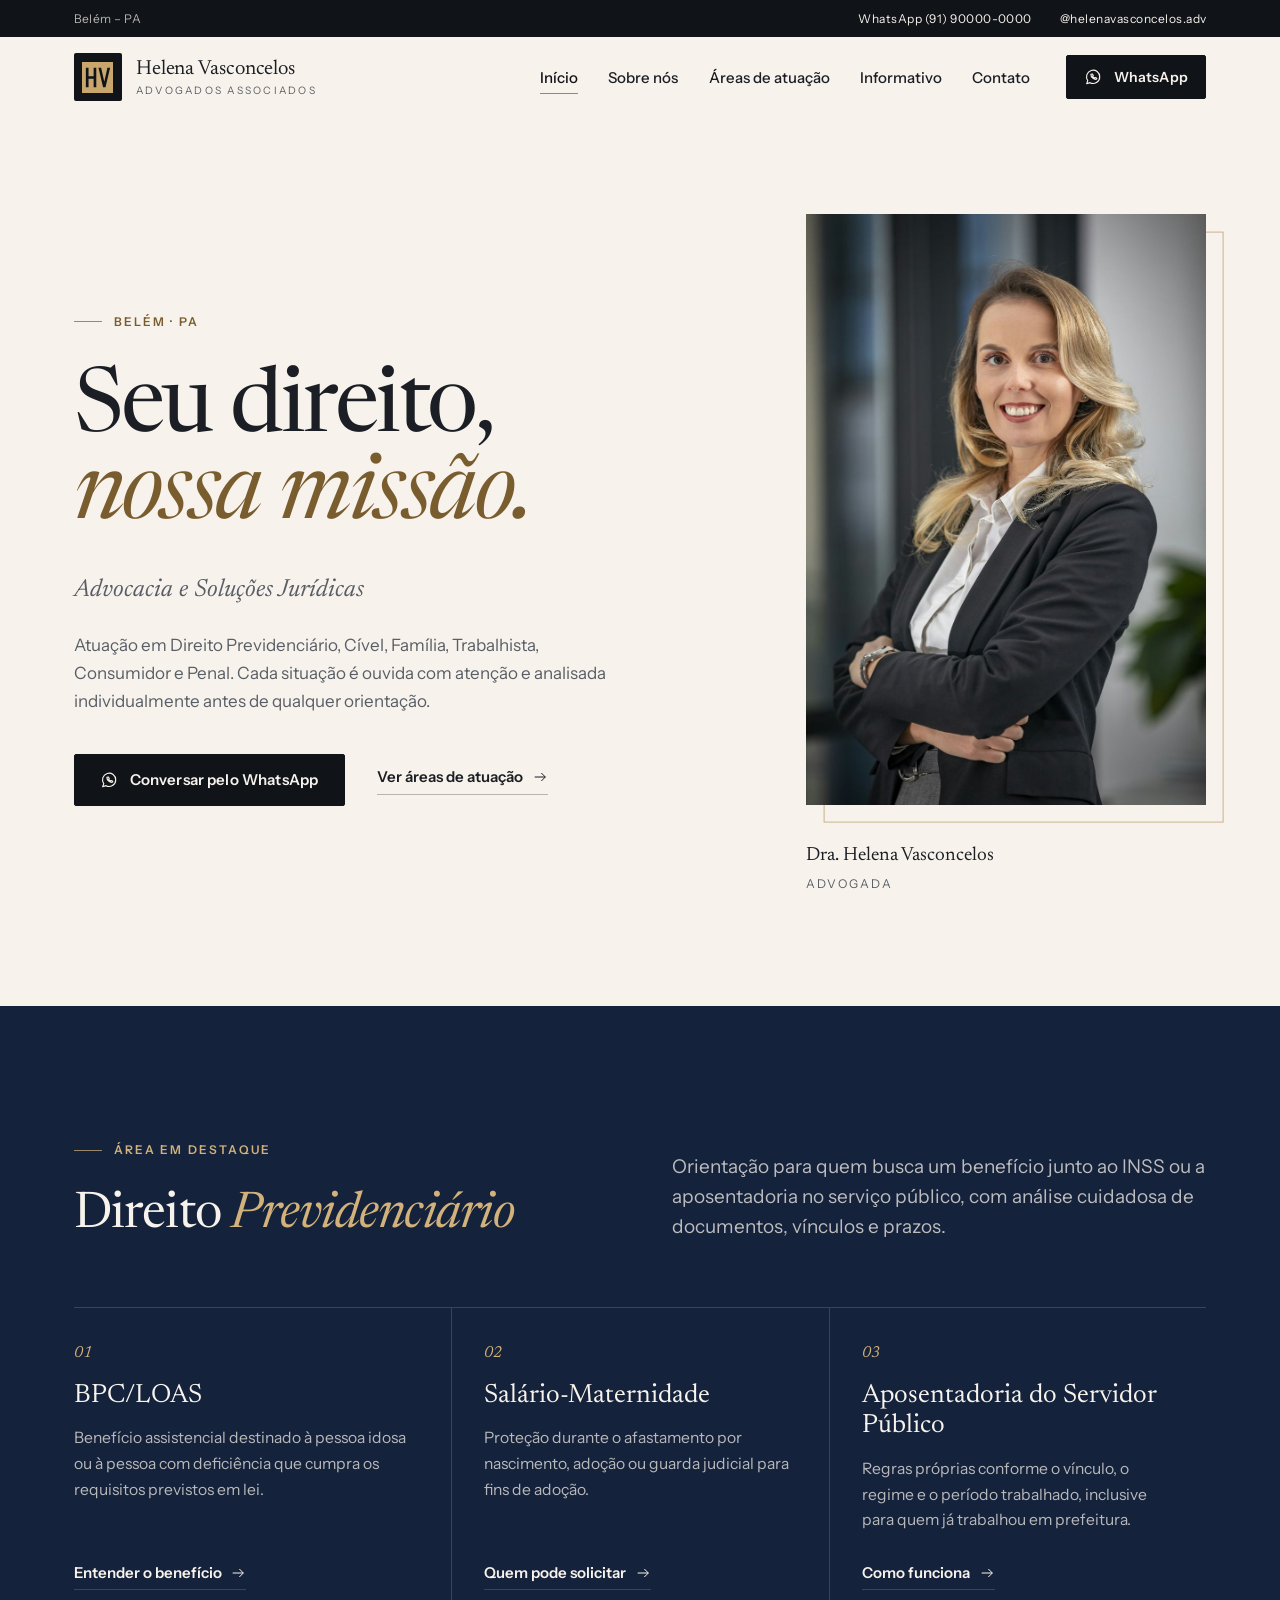
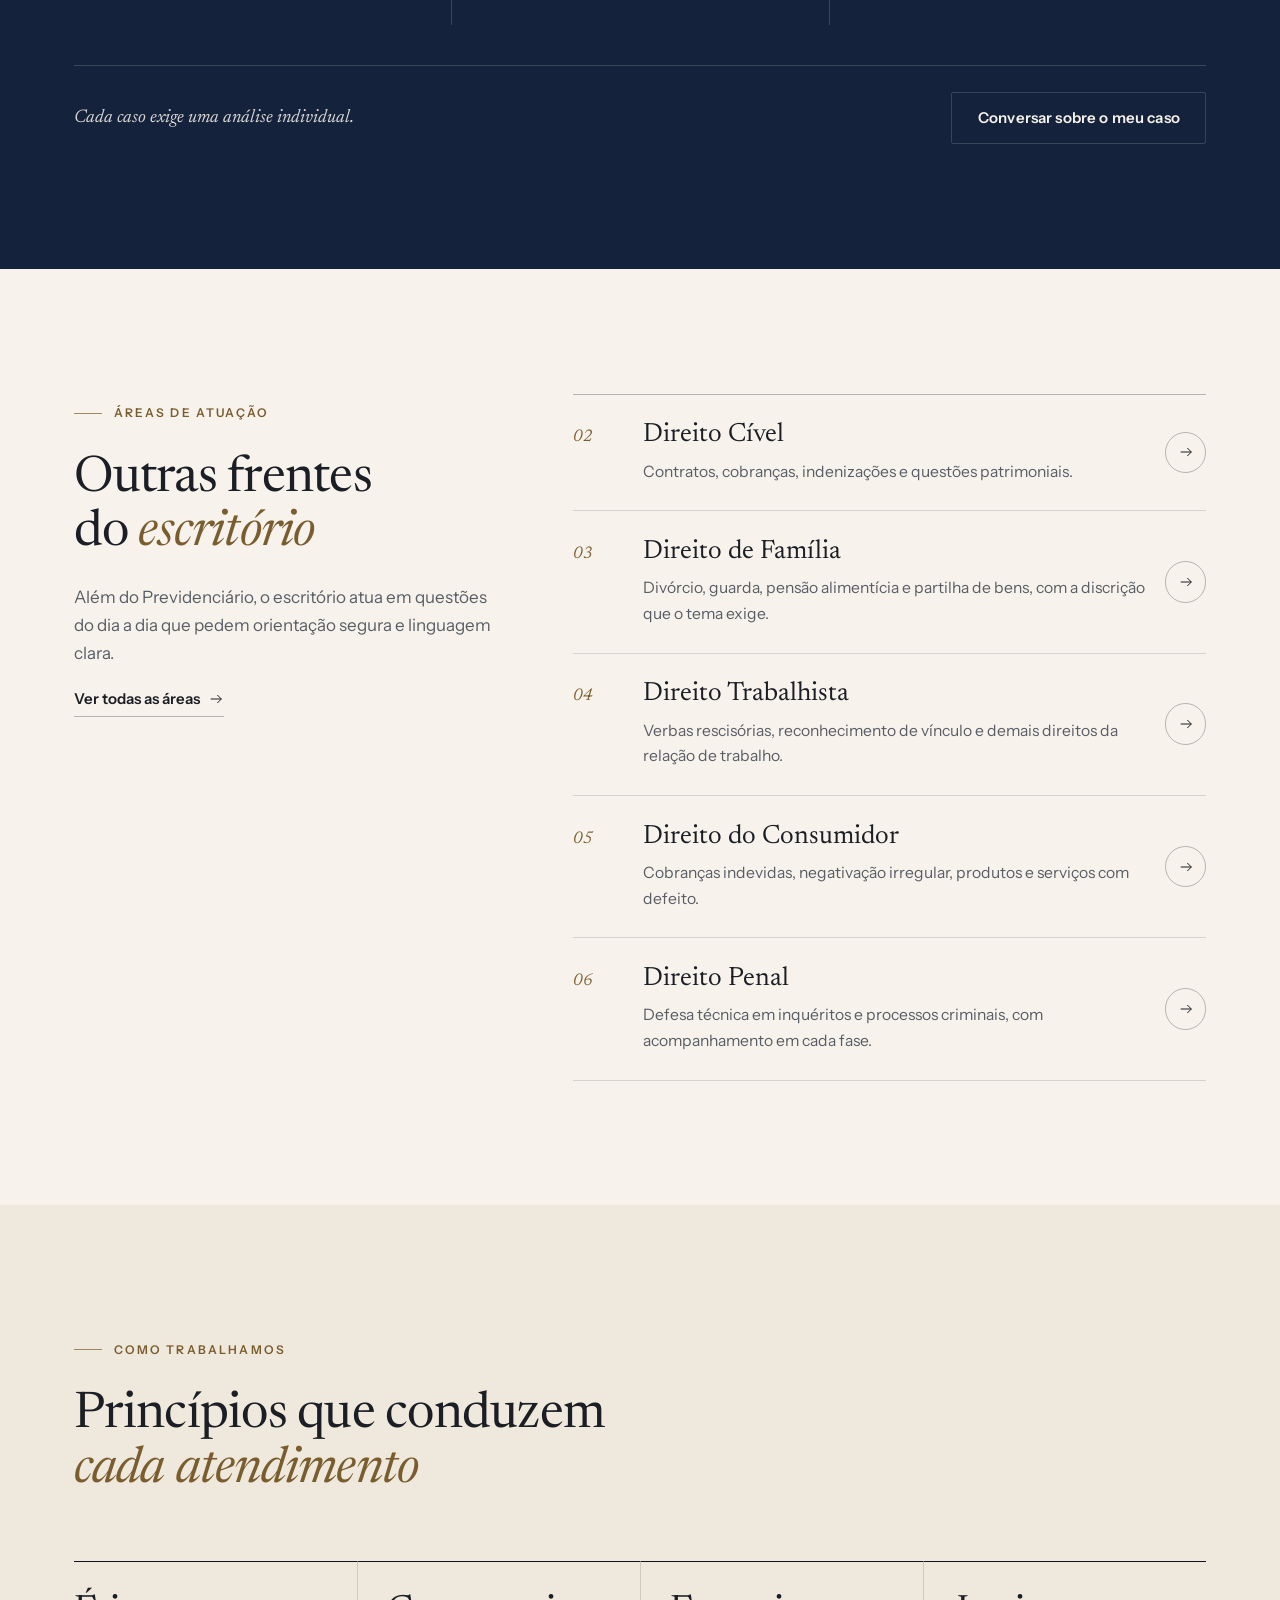
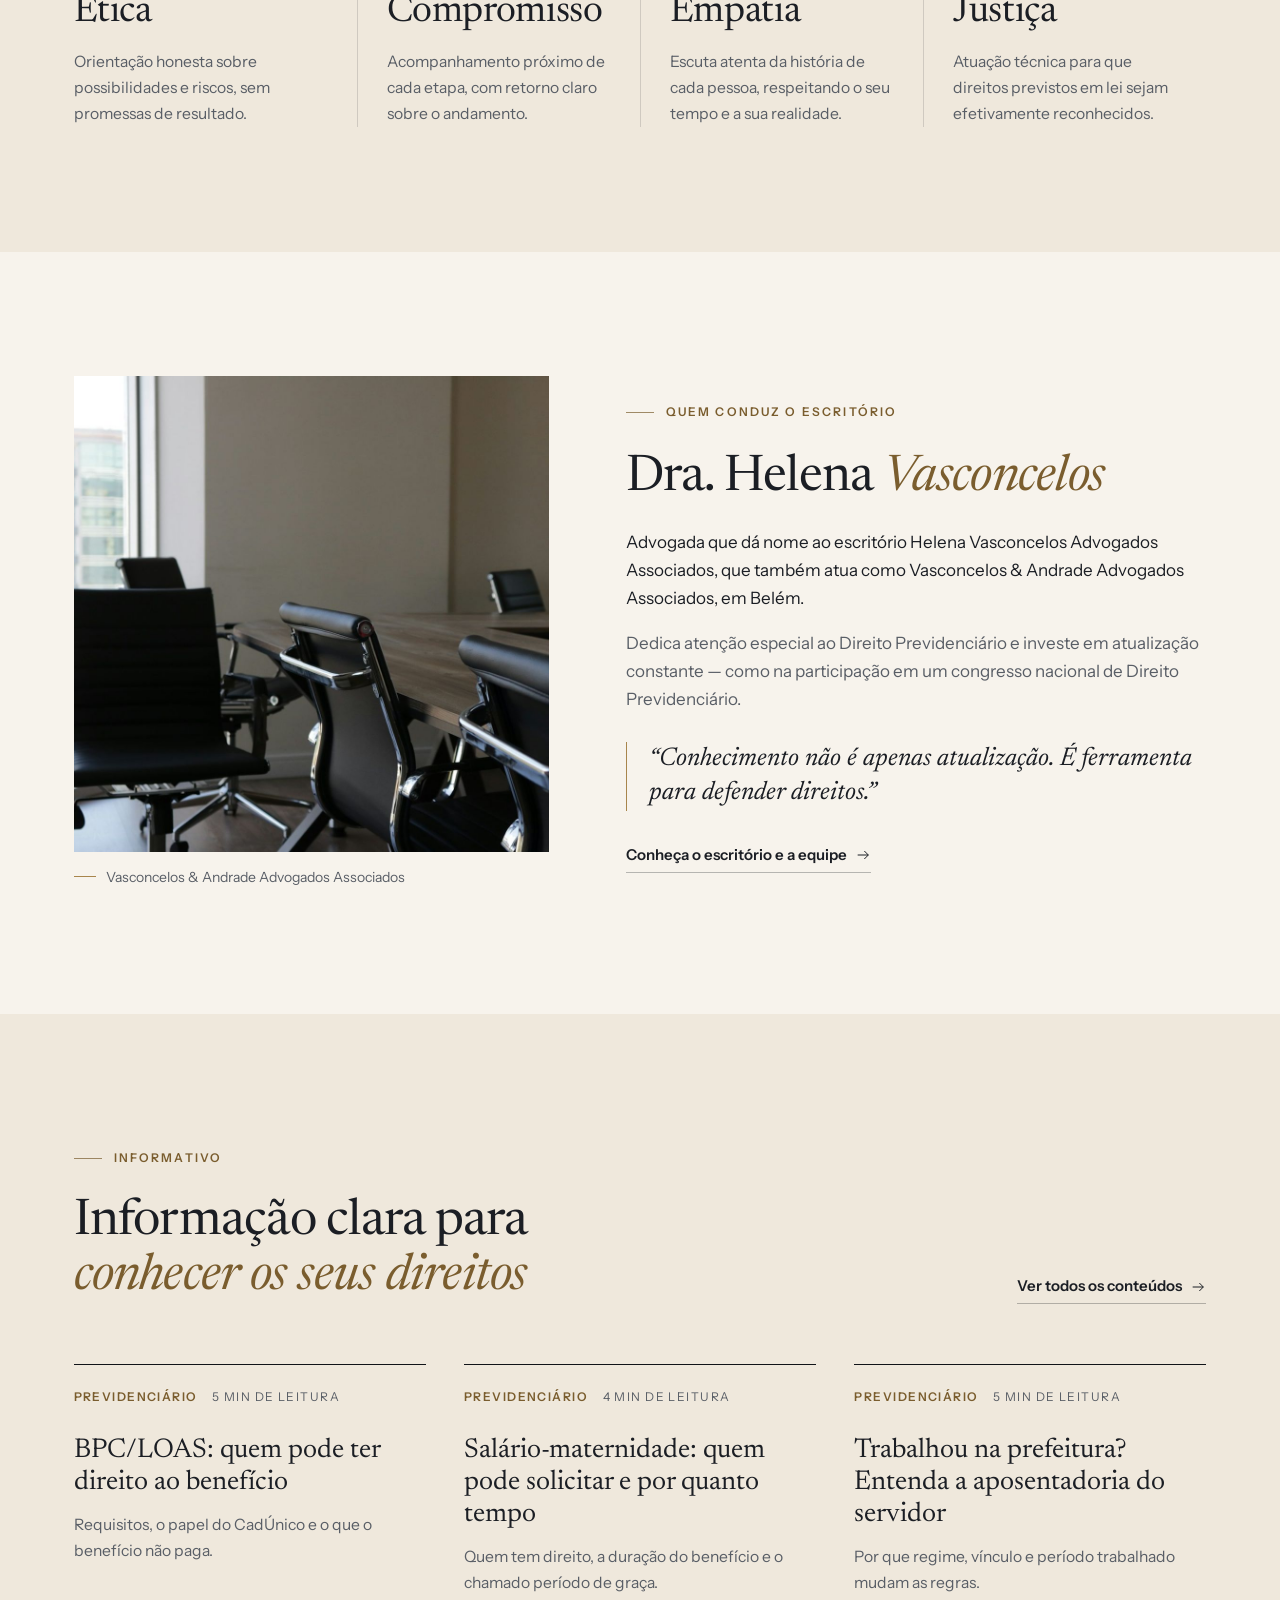
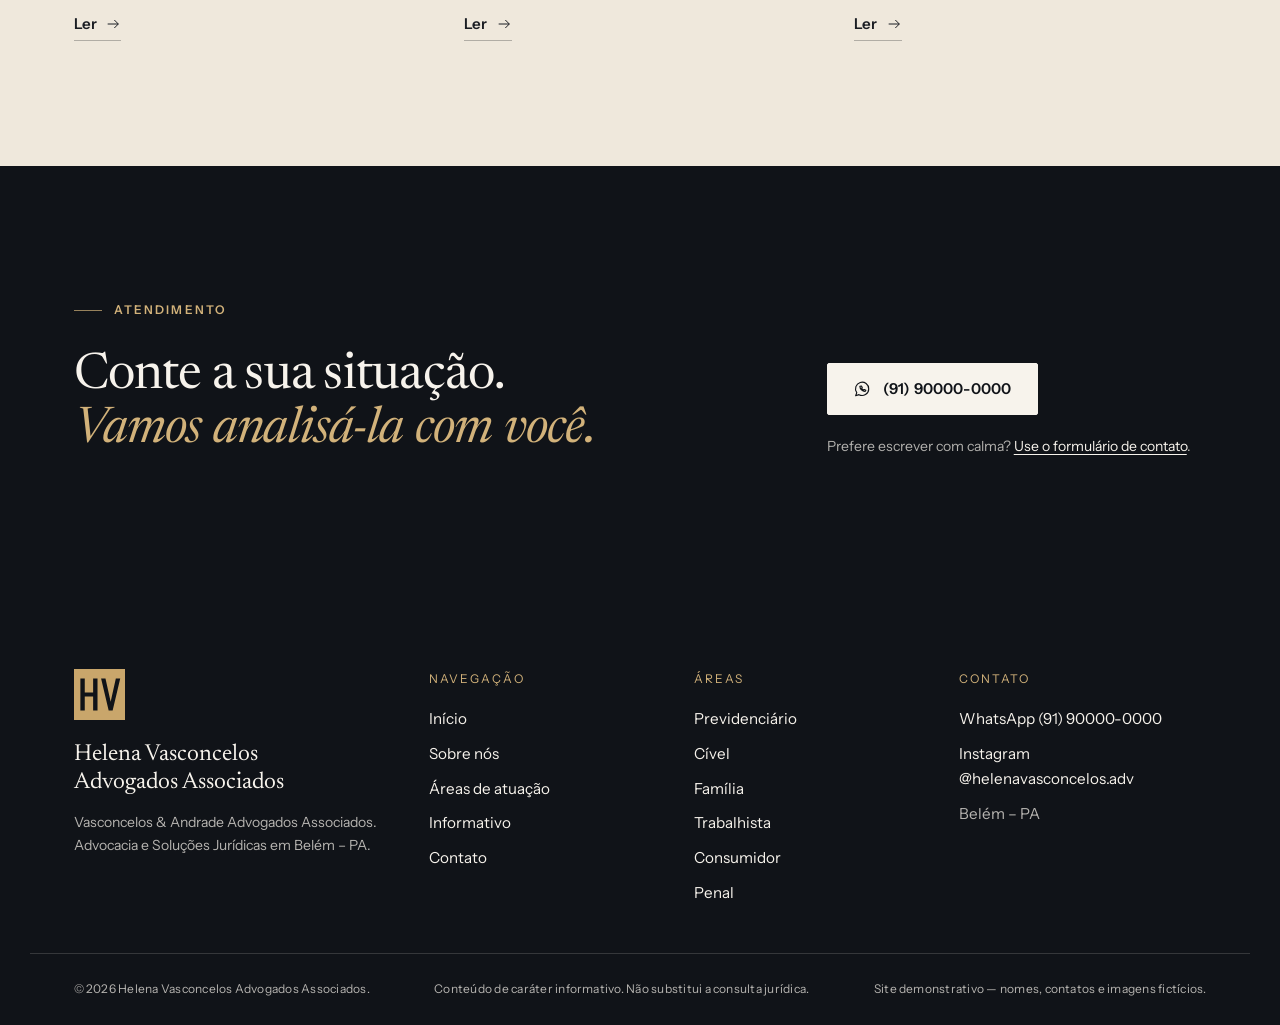
<file: index.html>
<!doctype html>
<html lang="pt-BR">
<head>
  <meta charset="utf-8">
  <meta name="viewport" content="width=device-width, initial-scale=1">
  <title>Helena Vasconcelos | Advocacia em Belém – PA</title>
  <meta name="description" content="Advocacia e Soluções Jurídicas em Belém – PA. Direito Previdenciário (BPC/LOAS, Salário-Maternidade, Aposentadoria do Servidor Público), Cível, Família, Trabalhista, Consumidor e Penal.">
  <link rel="canonical" href="https://seudominio.com.br/">
  <meta name="theme-color" content="#101318">

  <meta property="og:type" content="website">
  <meta property="og:locale" content="pt_BR">
  <meta property="og:site_name" content="Helena Vasconcelos | Advocacia">
  <meta property="og:title" content="Seu direito, nossa missão. | Helena Vasconcelos Advocacia">
  <meta property="og:description" content="Advocacia e Soluções Jurídicas em Belém – PA, com destaque para o Direito Previdenciário.">
  <meta property="og:url" content="https://seudominio.com.br/">
  <meta property="og:image" content="https://seudominio.com.br/assets/img/og-image.jpg">
  <meta property="og:image:width" content="1200">
  <meta property="og:image:height" content="630">
  <meta name="twitter:card" content="summary_large_image">

  <link rel="icon" href="favicon.ico" sizes="any">
  <link rel="icon" href="favicon-32.png" type="image/png" sizes="32x32">
  <link rel="apple-touch-icon" href="apple-touch-icon.png">
  <link rel="manifest" href="site.webmanifest">

  <link rel="preconnect" href="https://fonts.googleapis.com">
  <link rel="preconnect" href="https://fonts.gstatic.com" crossorigin>
  <link rel="stylesheet" href="https://fonts.googleapis.com/css2?family=Instrument+Sans:wght@400;500;600&family=Newsreader:ital,opsz,wght@0,6..72,400;0,6..72,500;1,6..72,400&display=swap">
  <link rel="stylesheet" href="style.css">
  <link rel="preload" as="image" href="assets/img/advogada.jpg">

  <script type="application/ld+json">
  {
    "@context": "https://schema.org",
    "@type": "LegalService",
    "name": "Helena Vasconcelos Advogados Associados",
    "alternateName": ["HV Advogados Associados", "Vasconcelos & Andrade Advogados Associados"],
    "slogan": "Seu direito, nossa missão.",
    "description": "Advocacia e Soluções Jurídicas: Direito Previdenciário, Cível, Família, Trabalhista, Consumidor e Penal.",
    "url": "https://seudominio.com.br/",
    "image": "https://seudominio.com.br/assets/img/og-image.jpg",
    "telephone": "+55-91-90000-0000",
    "address": {
      "@type": "PostalAddress",
      "addressLocality": "Belém",
      "addressRegion": "PA",
      "addressCountry": "BR"
    },
    "areaServed": "Belém – PA",
    "sameAs": ["https://www.instagram.com/"]
  }
  </script>
  <script src="script.js" defer></script>
</head>
<body>
  <a class="skip-link" href="#conteudo">Pular para o conteúdo</a>

  <div class="topbar">
    <div class="container">
      <p>Belém – PA</p>
      <ul>
        <li><a href="https://wa.me/5591900000000" data-wa="Olá! Vim pelo site e gostaria de uma orientação jurídica." target="_blank" rel="noopener">WhatsApp (91) 90000-0000</a></li>
        <li><a href="https://www.instagram.com/" target="_blank" rel="noopener">@helenavasconcelos.adv</a></li>
      </ul>
    </div>
  </div>

  <header class="site-header">
    <div class="container">
      <a class="brand" href="index.html" aria-label="Helena Vasconcelos Advocacia — página inicial">
        <span class="brand__seal"><img src="assets/img/hv-mark.svg" alt="" width="64" height="64"></span>
        <span class="brand__text">
          <span class="brand__name">Helena Vasconcelos</span>
          <span class="brand__sub">Advogados Associados</span>
        </span>
      </a>

      <button class="nav-toggle" type="button" aria-expanded="false" aria-controls="site-nav" aria-label="Abrir menu"><span></span></button>

      <nav class="nav" id="site-nav" aria-label="Principal">
        <ul class="nav__list">
          <li><a href="index.html" aria-current="page">Início</a></li>
          <li><a href="sobre.html">Sobre nós</a></li>
          <li><a href="areas-de-atuacao.html">Áreas de atuação</a></li>
          <li><a href="blog.html">Informativo</a></li>
          <li><a href="contato.html">Contato</a></li>
        </ul>
        <a class="btn" href="https://wa.me/5591900000000" data-wa="Olá! Vim pelo site e gostaria de uma orientação jurídica." target="_blank" rel="noopener">
          <svg viewBox="0 0 24 24" fill="none" stroke="currentColor" stroke-width="1.5" stroke-linejoin="round" aria-hidden="true"><path d="M20.5 11.6a8.6 8.6 0 0 1-12.7 7.5L3.5 20.5l1.4-4.1a8.6 8.6 0 1 1 15.6-4.8Z"/><path d="M9 8.3c.1 3.4 3.3 6.5 6.7 6.7l1-1.5-2-1.1-.9.7a4.5 4.5 0 0 1-2.4-2.4l.7-.9-1.1-2-2 .5Z"/></svg>
          WhatsApp
        </a>
      </nav>
    </div>
  </header>

  <main id="conteudo">

    <!-- Hero -->
    <section class="hero" aria-labelledby="hero-title">
      <div class="container hero__grid">
        <div>
          <p class="eyebrow reveal">Belém · PA</p>
          <h1 class="display reveal" id="hero-title" data-delay="1">Seu direito, <em>nossa missão.</em></h1>
          <p class="hero__sub reveal" data-delay="2">Advocacia e Soluções Jurídicas</p>
          <p class="hero__text reveal" data-delay="2">Atuação em Direito Previdenciário, Cível, Família, Trabalhista, Consumidor e Penal. Cada situação é ouvida com atenção e analisada individualmente antes de qualquer orientação.</p>
          <div class="hero__actions reveal" data-delay="3">
            <a class="btn" href="https://wa.me/5591900000000" data-wa="Olá! Vim pelo site e gostaria de uma orientação jurídica." target="_blank" rel="noopener">
              <svg viewBox="0 0 24 24" fill="none" stroke="currentColor" stroke-width="1.5" stroke-linejoin="round" aria-hidden="true"><path d="M20.5 11.6a8.6 8.6 0 0 1-12.7 7.5L3.5 20.5l1.4-4.1a8.6 8.6 0 1 1 15.6-4.8Z"/><path d="M9 8.3c.1 3.4 3.3 6.5 6.7 6.7l1-1.5-2-1.1-.9.7a4.5 4.5 0 0 1-2.4-2.4l.7-.9-1.1-2-2 .5Z"/></svg>
              Conversar pelo WhatsApp
            </a>
            <a class="link-arrow" href="areas-de-atuacao.html">Ver áreas de atuação
              <svg viewBox="0 0 24 24" fill="none" stroke="currentColor" stroke-width="1.5" aria-hidden="true"><path d="M4 12h16M14 6l6 6-6 6"/></svg>
            </a>
          </div>
        </div>

        <figure class="portrait reveal" data-delay="2">
          <div class="portrait__frame">
            <img src="assets/img/advogada.jpg" alt="Dra. Helena Vasconcelos, advogada, de braços cruzados no escritório" width="900" height="1325" fetchpriority="high">
          </div>
          <figcaption>
            <strong>Dra. Helena Vasconcelos</strong>
            <span>Advogada</span>
          </figcaption>
        </figure>
      </div>
    </section>

    <!-- Destaque: Direito Previdenciário -->
    <section class="section feature on-navy" aria-labelledby="prev-title">
      <div class="container">
        <div class="feature__head">
          <div>
            <p class="eyebrow">Área em destaque</p>
            <h2 class="h2 reveal" id="prev-title">Direito <em>Previdenciário</em></h2>
          </div>
          <p class="lead reveal" data-delay="1">Orientação para quem busca um benefício junto ao INSS ou a aposentadoria no serviço público, com análise cuidadosa de documentos, vínculos e prazos.</p>
        </div>

        <ul class="benefits">
          <li class="benefit reveal">
            <span class="benefit__num">01</span>
            <h3>BPC/LOAS</h3>
            <p>Benefício assistencial destinado à pessoa idosa ou à pessoa com deficiência que cumpra os requisitos previstos em lei.</p>
            <a class="link-arrow" href="areas-de-atuacao.html#bpc-loas">Entender o benefício
              <svg viewBox="0 0 24 24" fill="none" stroke="currentColor" stroke-width="1.5" aria-hidden="true"><path d="M4 12h16M14 6l6 6-6 6"/></svg>
            </a>
          </li>
          <li class="benefit reveal" data-delay="1">
            <span class="benefit__num">02</span>
            <h3>Salário-Maternidade</h3>
            <p>Proteção durante o afastamento por nascimento, adoção ou guarda judicial para fins de adoção.</p>
            <a class="link-arrow" href="areas-de-atuacao.html#salario-maternidade">Quem pode solicitar
              <svg viewBox="0 0 24 24" fill="none" stroke="currentColor" stroke-width="1.5" aria-hidden="true"><path d="M4 12h16M14 6l6 6-6 6"/></svg>
            </a>
          </li>
          <li class="benefit reveal" data-delay="2">
            <span class="benefit__num">03</span>
            <h3>Aposentadoria do Servidor Público</h3>
            <p>Regras próprias conforme o vínculo, o regime e o período trabalhado, inclusive para quem já trabalhou em prefeitura.</p>
            <a class="link-arrow" href="areas-de-atuacao.html#servidor-publico">Como funciona
              <svg viewBox="0 0 24 24" fill="none" stroke="currentColor" stroke-width="1.5" aria-hidden="true"><path d="M4 12h16M14 6l6 6-6 6"/></svg>
            </a>
          </li>
        </ul>

        <div class="feature__foot">
          <p>Cada caso exige uma análise individual.</p>
          <a class="btn btn--ghost" href="https://wa.me/5591900000000" data-wa="Olá! Gostaria de uma orientação sobre Direito Previdenciário." target="_blank" rel="noopener">Conversar sobre o meu caso</a>
        </div>
      </div>
    </section>

    <!-- Demais áreas -->
    <section class="section" aria-labelledby="areas-title">
      <div class="container split">
        <div class="split__aside">
          <p class="eyebrow">Áreas de atuação</p>
          <h2 class="h2 reveal" id="areas-title">Outras frentes do <em>escritório</em></h2>
          <p class="muted reveal" data-delay="1">Além do Previdenciário, o escritório atua em questões do dia a dia que pedem orientação segura e linguagem clara.</p>
          <a class="link-arrow" href="areas-de-atuacao.html">Ver todas as áreas
            <svg viewBox="0 0 24 24" fill="none" stroke="currentColor" stroke-width="1.5" aria-hidden="true"><path d="M4 12h16M14 6l6 6-6 6"/></svg>
          </a>
        </div>

        <ul class="area-list">
          <li>
            <a class="area-row reveal" href="areas-de-atuacao.html#civel">
              <span class="area-row__n">02</span>
              <h3>Direito Cível</h3>
              <span class="area-row__go" aria-hidden="true"><svg viewBox="0 0 24 24" fill="none" stroke="currentColor" stroke-width="1.5"><path d="M4 12h16M14 6l6 6-6 6"/></svg></span>
              <p>Contratos, cobranças, indenizações e questões patrimoniais.</p>
            </a>
          </li>
          <li>
            <a class="area-row reveal" href="areas-de-atuacao.html#familia">
              <span class="area-row__n">03</span>
              <h3>Direito de Família</h3>
              <span class="area-row__go" aria-hidden="true"><svg viewBox="0 0 24 24" fill="none" stroke="currentColor" stroke-width="1.5"><path d="M4 12h16M14 6l6 6-6 6"/></svg></span>
              <p>Divórcio, guarda, pensão alimentícia e partilha de bens, com a discrição que o tema exige.</p>
            </a>
          </li>
          <li>
            <a class="area-row reveal" href="areas-de-atuacao.html#trabalhista">
              <span class="area-row__n">04</span>
              <h3>Direito Trabalhista</h3>
              <span class="area-row__go" aria-hidden="true"><svg viewBox="0 0 24 24" fill="none" stroke="currentColor" stroke-width="1.5"><path d="M4 12h16M14 6l6 6-6 6"/></svg></span>
              <p>Verbas rescisórias, reconhecimento de vínculo e demais direitos da relação de trabalho.</p>
            </a>
          </li>
          <li>
            <a class="area-row reveal" href="areas-de-atuacao.html#consumidor">
              <span class="area-row__n">05</span>
              <h3>Direito do Consumidor</h3>
              <span class="area-row__go" aria-hidden="true"><svg viewBox="0 0 24 24" fill="none" stroke="currentColor" stroke-width="1.5"><path d="M4 12h16M14 6l6 6-6 6"/></svg></span>
              <p>Cobranças indevidas, negativação irregular, produtos e serviços com defeito.</p>
            </a>
          </li>
          <li>
            <a class="area-row reveal" href="areas-de-atuacao.html#penal">
              <span class="area-row__n">06</span>
              <h3>Direito Penal</h3>
              <span class="area-row__go" aria-hidden="true"><svg viewBox="0 0 24 24" fill="none" stroke="currentColor" stroke-width="1.5"><path d="M4 12h16M14 6l6 6-6 6"/></svg></span>
              <p>Defesa técnica em inquéritos e processos criminais, com acompanhamento em cada fase.</p>
            </a>
          </li>
        </ul>
      </div>
    </section>

    <!-- Princípios -->
    <section class="section on-cream" aria-labelledby="valores-title">
      <div class="container">
        <p class="eyebrow">Como trabalhamos</p>
        <h2 class="h2 h2--narrow reveal" id="valores-title">Princípios que conduzem <em>cada atendimento</em></h2>

        <ul class="values">
          <li class="value reveal">
            <h3 class="value__word">Ética</h3>
            <p>Orientação honesta sobre possibilidades e riscos, sem promessas de resultado.</p>
          </li>
          <li class="value reveal" data-delay="1">
            <h3 class="value__word">Compromisso</h3>
            <p>Acompanhamento próximo de cada etapa, com retorno claro sobre o andamento.</p>
          </li>
          <li class="value reveal" data-delay="2">
            <h3 class="value__word">Empatia</h3>
            <p>Escuta atenta da história de cada pessoa, respeitando o seu tempo e a sua realidade.</p>
          </li>
          <li class="value reveal" data-delay="3">
            <h3 class="value__word">Justiça</h3>
            <p>Atuação técnica para que direitos previstos em lei sejam efetivamente reconhecidos.</p>
          </li>
        </ul>
      </div>
    </section>

    <!-- Apresentação da Dra. -->
    <section class="section" aria-labelledby="dra-title">
      <div class="container profile">
        <figure class="photo reveal">
          <img src="assets/img/escritorio.jpg" alt="Sala de reuniões do escritório, com mesa e cadeiras de couro preto" width="1000" height="1000" loading="lazy" decoding="async">
          <figcaption>Vasconcelos &amp; Andrade Advogados Associados</figcaption>
        </figure>

        <div>
          <p class="eyebrow">Quem conduz o escritório</p>
          <h2 class="h2 reveal" id="dra-title">Dra. Helena <em>Vasconcelos</em></h2>
          <p class="reveal" data-delay="1">Advogada que dá nome ao escritório Helena Vasconcelos Advogados Associados, que também atua como Vasconcelos &amp; Andrade Advogados Associados, em Belém.</p>
          <p class="muted reveal" data-delay="1">Dedica atenção especial ao Direito Previdenciário e investe em atualização constante — como na participação em um congresso nacional de Direito Previdenciário.</p>
          <blockquote class="reveal" data-delay="2">
            <p>“Conhecimento não é apenas atualização. É ferramenta para defender direitos.”</p>
          </blockquote>
          <a class="link-arrow" href="sobre.html">Conheça o escritório e a equipe
            <svg viewBox="0 0 24 24" fill="none" stroke="currentColor" stroke-width="1.5" aria-hidden="true"><path d="M4 12h16M14 6l6 6-6 6"/></svg>
          </a>
        </div>
      </div>
    </section>

    <!-- Informativo -->
    <section class="section on-cream" aria-labelledby="blog-title">
      <div class="container">
        <div class="section-head">
          <div>
            <p class="eyebrow">Informativo</p>
            <h2 class="h2" id="blog-title">Informação clara para <em>conhecer os seus direitos</em></h2>
          </div>
          <a class="link-arrow" href="blog.html">Ver todos os conteúdos
            <svg viewBox="0 0 24 24" fill="none" stroke="currentColor" stroke-width="1.5" aria-hidden="true"><path d="M4 12h16M14 6l6 6-6 6"/></svg>
          </a>
        </div>

        <ul class="posts">
          <li class="post-card reveal">
            <p class="post-card__meta"><b>Previdenciário</b><span>5 min de leitura</span></p>
            <h3><a href="blog/bpc-loas-quem-tem-direito.html">BPC/LOAS: quem pode ter direito ao benefício</a></h3>
            <p>Requisitos, o papel do CadÚnico e o que o benefício não paga.</p>
            <a class="link-arrow" href="blog/bpc-loas-quem-tem-direito.html" aria-label="Ler: BPC/LOAS, quem pode ter direito ao benefício">Ler
              <svg viewBox="0 0 24 24" fill="none" stroke="currentColor" stroke-width="1.5" aria-hidden="true"><path d="M4 12h16M14 6l6 6-6 6"/></svg>
            </a>
          </li>
          <li class="post-card reveal" data-delay="1">
            <p class="post-card__meta"><b>Previdenciário</b><span>4 min de leitura</span></p>
            <h3><a href="blog/salario-maternidade-quem-pode-solicitar.html">Salário-maternidade: quem pode solicitar e por quanto tempo</a></h3>
            <p>Quem tem direito, a duração do benefício e o chamado período de graça.</p>
            <a class="link-arrow" href="blog/salario-maternidade-quem-pode-solicitar.html" aria-label="Ler: Salário-maternidade, quem pode solicitar e por quanto tempo">Ler
              <svg viewBox="0 0 24 24" fill="none" stroke="currentColor" stroke-width="1.5" aria-hidden="true"><path d="M4 12h16M14 6l6 6-6 6"/></svg>
            </a>
          </li>
          <li class="post-card reveal" data-delay="2">
            <p class="post-card__meta"><b>Previdenciário</b><span>5 min de leitura</span></p>
            <h3><a href="blog/aposentadoria-do-servidor-publico.html">Trabalhou na prefeitura? Entenda a aposentadoria do servidor</a></h3>
            <p>Por que regime, vínculo e período trabalhado mudam as regras.</p>
            <a class="link-arrow" href="blog/aposentadoria-do-servidor-publico.html" aria-label="Ler: Trabalhou na prefeitura? Entenda a aposentadoria do servidor">Ler
              <svg viewBox="0 0 24 24" fill="none" stroke="currentColor" stroke-width="1.5" aria-hidden="true"><path d="M4 12h16M14 6l6 6-6 6"/></svg>
            </a>
          </li>
        </ul>
      </div>
    </section>

    <!-- CTA final -->
    <section class="section cta on-dark" aria-labelledby="cta-title">
      <div class="container cta__inner">
        <div>
          <p class="eyebrow">Atendimento</p>
          <h2 class="h2" id="cta-title">Conte a sua situação. <em>Vamos analisá-la com você.</em></h2>
        </div>
        <div class="cta__side">
          <a class="btn btn--light" href="https://wa.me/5591900000000" data-wa="Olá! Vim pelo site e gostaria de agendar um atendimento." target="_blank" rel="noopener">
            <svg viewBox="0 0 24 24" fill="none" stroke="currentColor" stroke-width="1.5" stroke-linejoin="round" aria-hidden="true"><path d="M20.5 11.6a8.6 8.6 0 0 1-12.7 7.5L3.5 20.5l1.4-4.1a8.6 8.6 0 1 1 15.6-4.8Z"/><path d="M9 8.3c.1 3.4 3.3 6.5 6.7 6.7l1-1.5-2-1.1-.9.7a4.5 4.5 0 0 1-2.4-2.4l.7-.9-1.1-2-2 .5Z"/></svg>
            (91) 90000-0000
          </a>
          <p>Prefere escrever com calma? <a href="contato.html">Use o formulário de contato</a>.</p>
        </div>
      </div>
    </section>
  </main>

  <footer class="site-footer">
    <div class="container footer__top">
      <div class="footer__brand">
        <img src="assets/img/hv-mark.svg" alt="" width="64" height="64" loading="lazy">
        <strong>Helena Vasconcelos<br>Advogados Associados</strong>
        <p>Vasconcelos &amp; Andrade Advogados Associados. Advocacia e Soluções Jurídicas em Belém – PA.</p>
      </div>
      <div>
        <p class="footer__title">Navegação</p>
        <ul>
          <li><a href="index.html">Início</a></li>
          <li><a href="sobre.html">Sobre nós</a></li>
          <li><a href="areas-de-atuacao.html">Áreas de atuação</a></li>
          <li><a href="blog.html">Informativo</a></li>
          <li><a href="contato.html">Contato</a></li>
        </ul>
      </div>
      <div>
        <p class="footer__title">Áreas</p>
        <ul>
          <li><a href="areas-de-atuacao.html#previdenciario">Previdenciário</a></li>
          <li><a href="areas-de-atuacao.html#civel">Cível</a></li>
          <li><a href="areas-de-atuacao.html#familia">Família</a></li>
          <li><a href="areas-de-atuacao.html#trabalhista">Trabalhista</a></li>
          <li><a href="areas-de-atuacao.html#consumidor">Consumidor</a></li>
          <li><a href="areas-de-atuacao.html#penal">Penal</a></li>
        </ul>
      </div>
      <div>
        <p class="footer__title">Contato</p>
        <ul>
          <li><a href="https://wa.me/5591900000000" data-wa="Olá! Vim pelo site e gostaria de uma orientação jurídica." target="_blank" rel="noopener">WhatsApp (91) 90000-0000</a></li>
          <li><a href="https://www.instagram.com/" target="_blank" rel="noopener">Instagram @helenavasconcelos.adv</a></li>
          <li>Belém – PA</li>
        </ul>
      </div>
    </div>
    <div class="container footer__bottom">
      <p>© <span data-year>2026</span> Helena Vasconcelos Advogados Associados.</p>
      <p>Conteúdo de caráter informativo. Não substitui a consulta jurídica.</p>
      <p>Site demonstrativo — nomes, contatos e imagens fictícios.</p>
    </div>
  </footer>

  <a class="wa-float" href="https://wa.me/5591900000000" data-wa="Olá! Vim pelo site e gostaria de uma orientação jurídica." target="_blank" rel="noopener" aria-label="Conversar pelo WhatsApp">
    <svg viewBox="0 0 24 24" fill="none" stroke="currentColor" stroke-width="1.5" stroke-linejoin="round" aria-hidden="true"><path d="M20.5 11.6a8.6 8.6 0 0 1-12.7 7.5L3.5 20.5l1.4-4.1a8.6 8.6 0 1 1 15.6-4.8Z"/><path d="M9 8.3c.1 3.4 3.3 6.5 6.7 6.7l1-1.5-2-1.1-.9.7a4.5 4.5 0 0 1-2.4-2.4l.7-.9-1.1-2-2 .5Z"/></svg>
    <span>WhatsApp</span>
  </a>
</body>
</html>
</file>
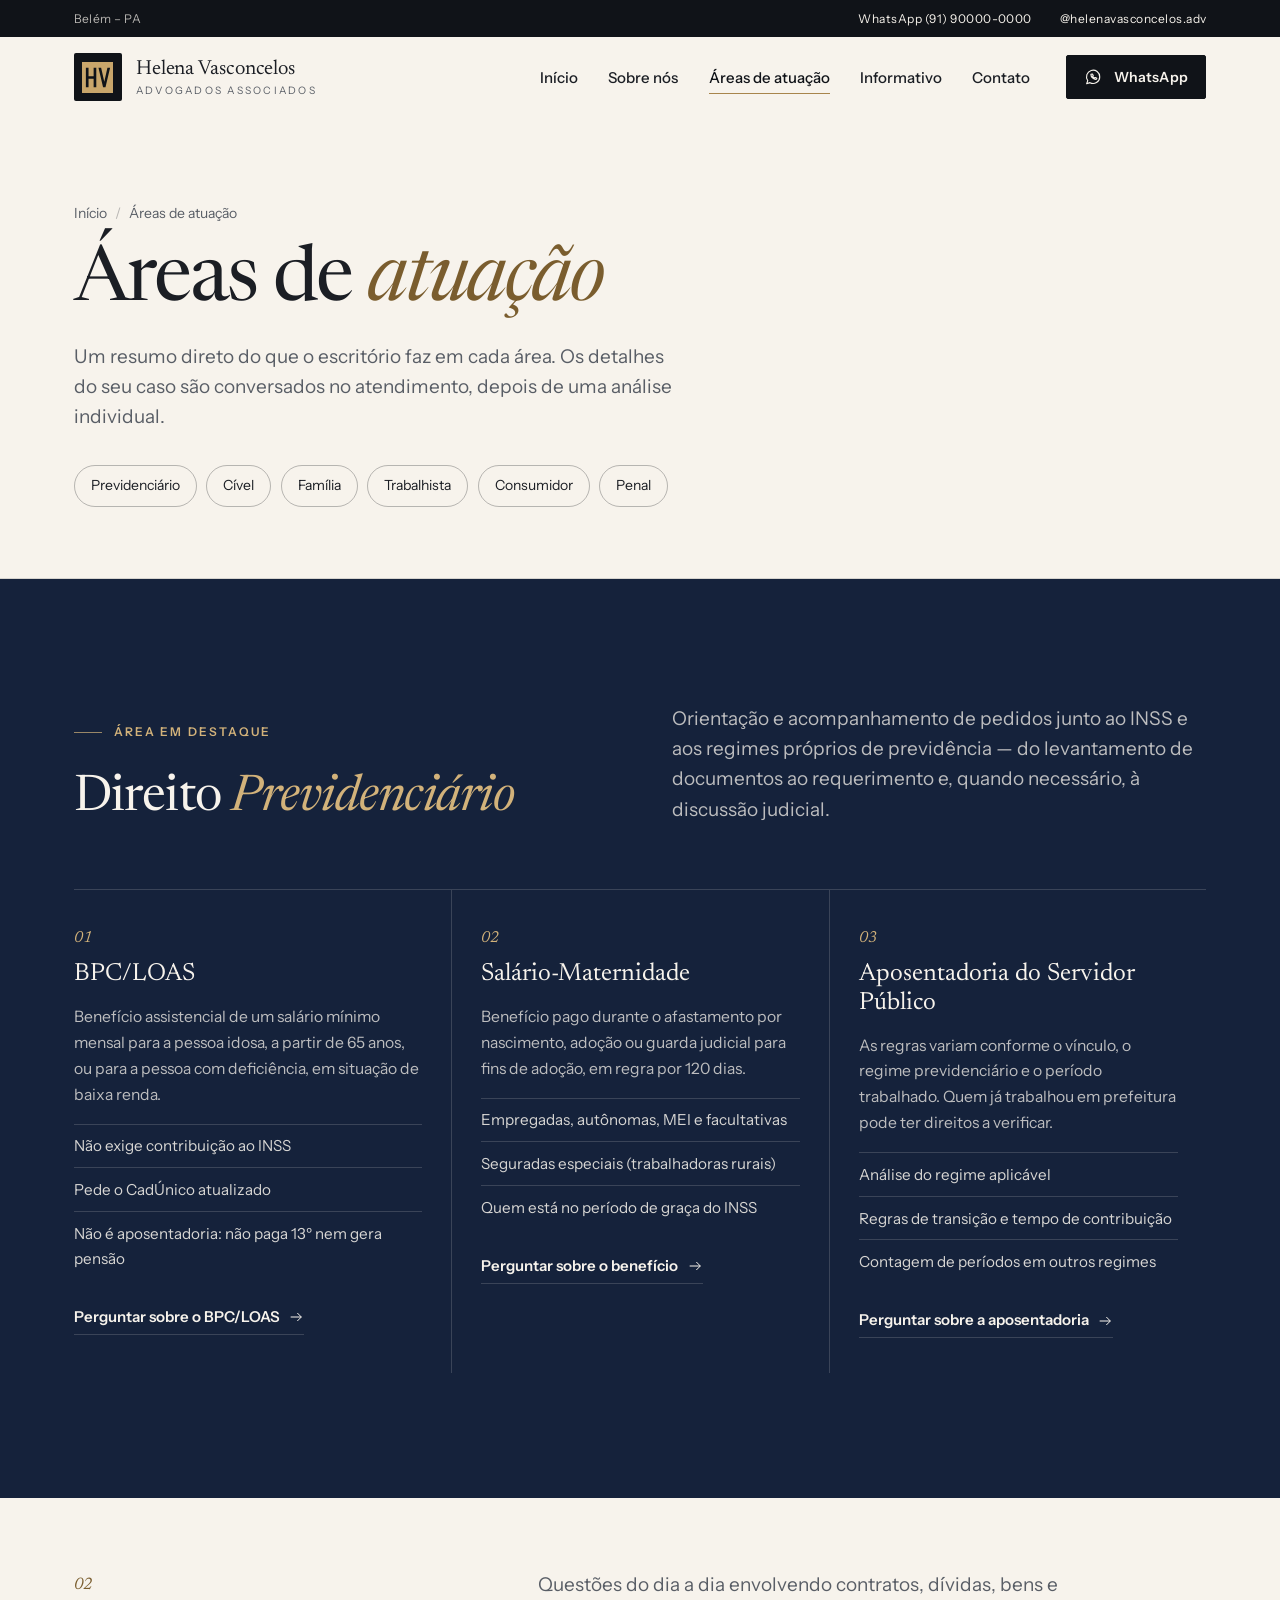
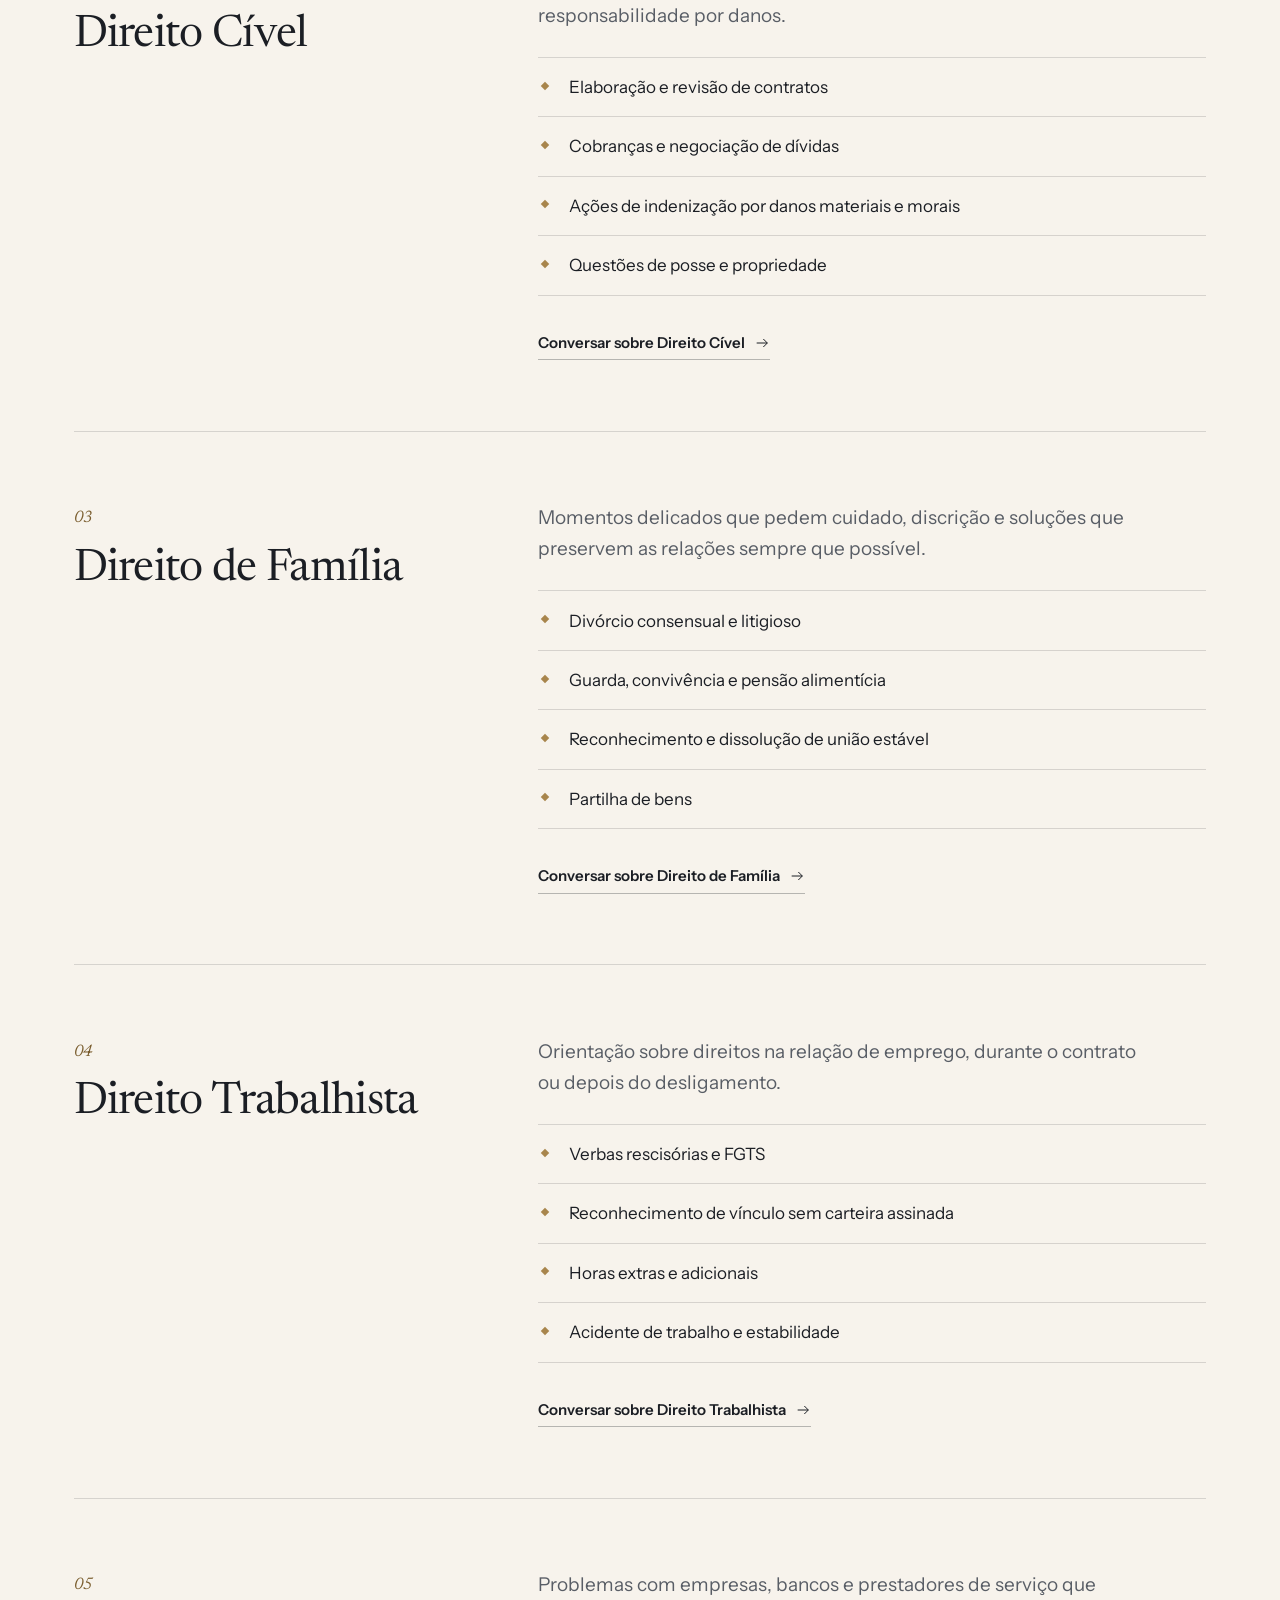
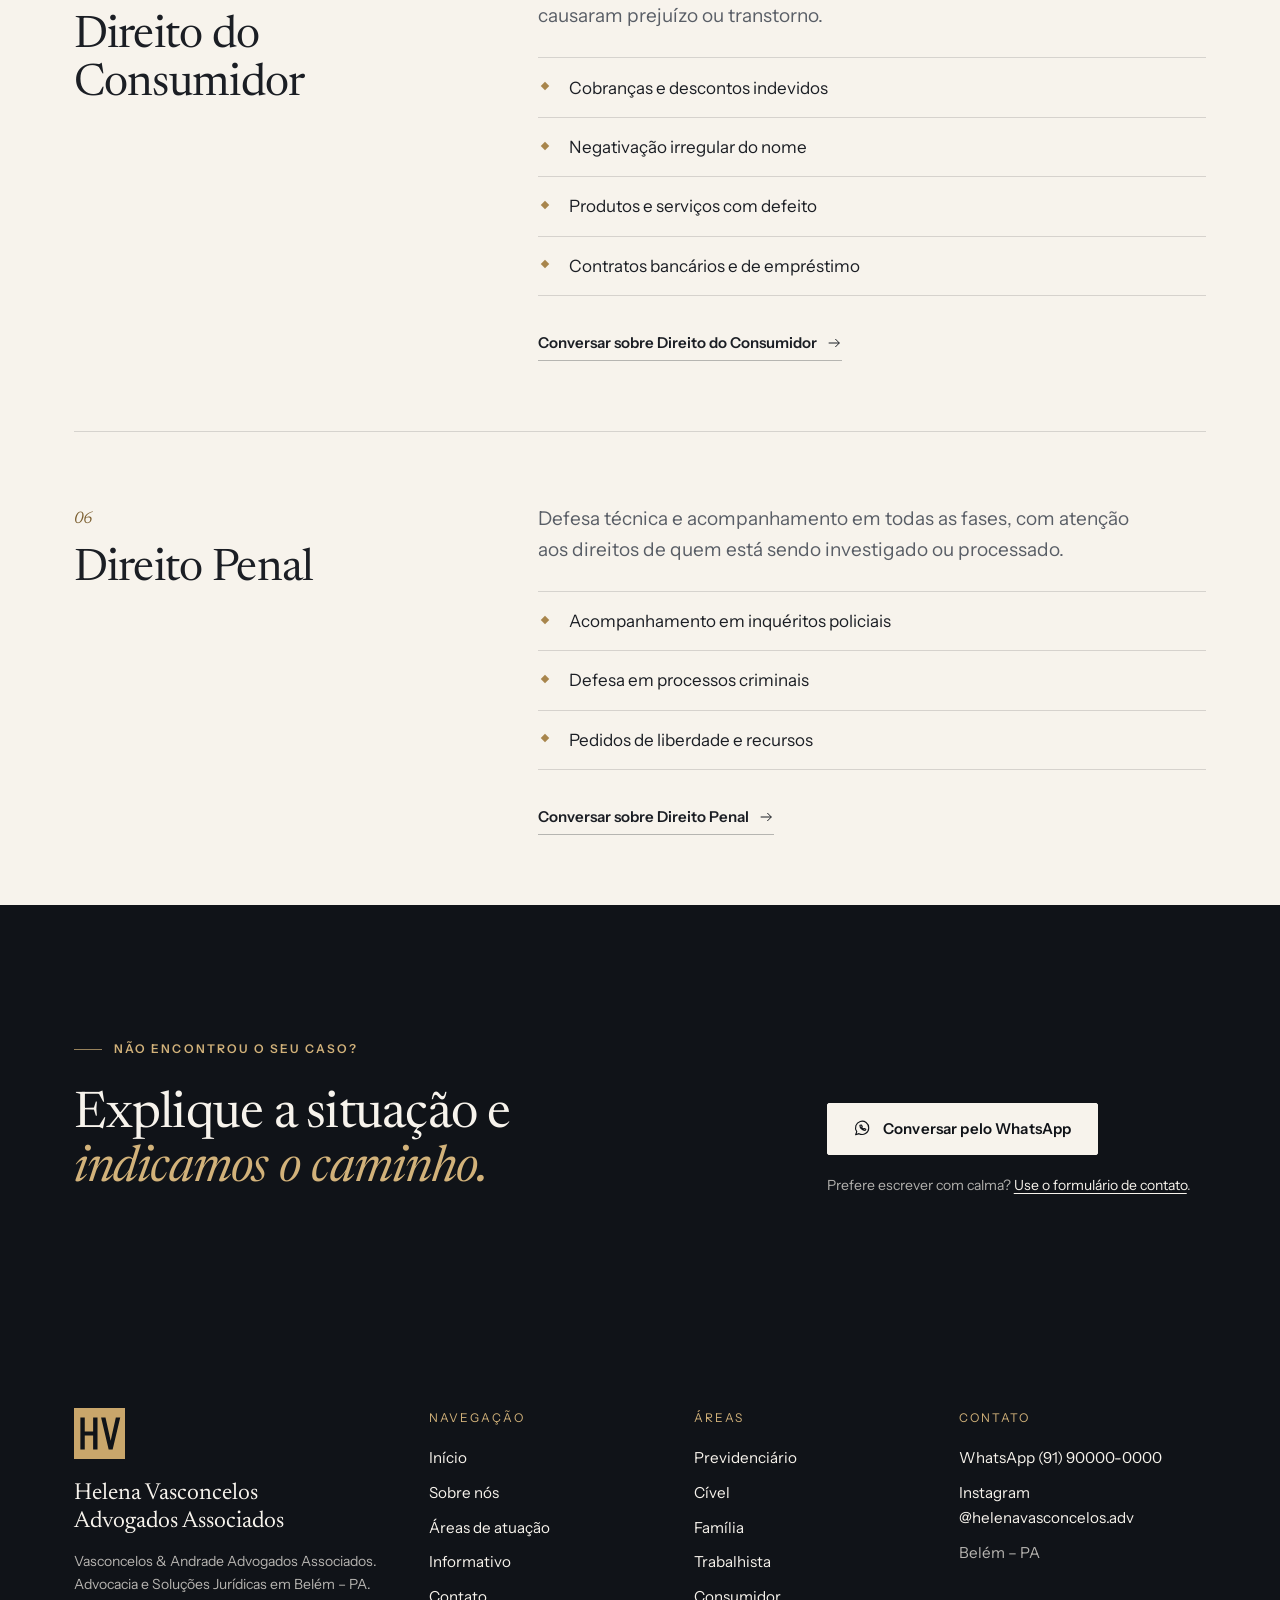
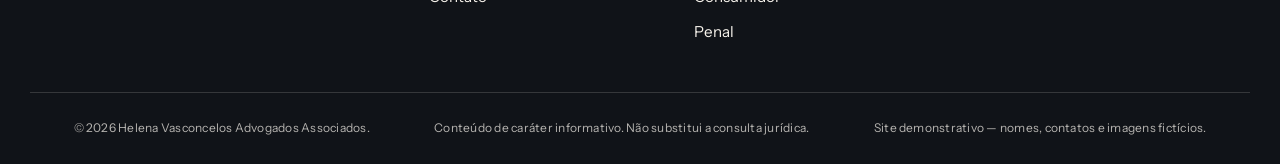
<file: areas-de-atuacao.html>
<!doctype html>
<html lang="pt-BR">
<head>
  <meta charset="utf-8">
  <meta name="viewport" content="width=device-width, initial-scale=1">
  
  <title>Áreas de atuação | Helena Vasconcelos Advocacia</title>
  <meta name="description" content="Direito Previdenciário (BPC/LOAS, Salário-Maternidade e Aposentadoria do Servidor Público), Cível, Família, Trabalhista, Consumidor e Penal em Belém – PA.">
  <link rel="canonical" href="https://seudominio.com.br/areas-de-atuacao.html">
  <meta name="theme-color" content="#101318">

  <meta property="og:type" content="website">
  <meta property="og:locale" content="pt_BR">
  <meta property="og:site_name" content="Helena Vasconcelos | Advocacia">
  <meta property="og:title" content="Áreas de atuação | Helena Vasconcelos Advocacia">
  <meta property="og:description" content="Direito Previdenciário (BPC/LOAS, Salário-Maternidade e Aposentadoria do Servidor Público), Cível, Família, Trabalhista, Consumidor e Penal em Belém – PA.">
  <meta property="og:url" content="https://seudominio.com.br/areas-de-atuacao.html">
  <meta property="og:image" content="https://seudominio.com.br/assets/img/og-image.jpg">
  <meta property="og:image:width" content="1200">
  <meta property="og:image:height" content="630">
  <meta name="twitter:card" content="summary_large_image">

  <link rel="icon" href="favicon.ico" sizes="any">
  <link rel="icon" href="favicon-32.png" type="image/png" sizes="32x32">
  <link rel="apple-touch-icon" href="apple-touch-icon.png">
  <link rel="manifest" href="site.webmanifest">

  <link rel="preconnect" href="https://fonts.googleapis.com">
  <link rel="preconnect" href="https://fonts.gstatic.com" crossorigin>
  <link rel="stylesheet" href="https://fonts.googleapis.com/css2?family=Instrument+Sans:wght@400;500;600&family=Newsreader:ital,opsz,wght@0,6..72,400;0,6..72,500;1,6..72,400&display=swap">
  <link rel="stylesheet" href="style.css">
  <script src="script.js" defer></script>
</head>
<body>
  <a class="skip-link" href="#conteudo">Pular para o conteúdo</a>

  <div class="topbar">
    <div class="container">
      <p>Belém – PA</p>
      <ul>
        <li><a href="https://wa.me/5591900000000" data-wa="Olá! Vim pelo site e gostaria de uma orientação jurídica." target="_blank" rel="noopener">WhatsApp (91) 90000-0000</a></li>
        <li><a href="https://www.instagram.com/" target="_blank" rel="noopener">@helenavasconcelos.adv</a></li>
      </ul>
    </div>
  </div>

  <header class="site-header">
    <div class="container">
      <a class="brand" href="index.html" aria-label="Helena Vasconcelos Advocacia — página inicial">
        <span class="brand__seal"><img src="assets/img/hv-mark.svg" alt="" width="64" height="64"></span>
        <span class="brand__text">
          <span class="brand__name">Helena Vasconcelos</span>
          <span class="brand__sub">Advogados Associados</span>
        </span>
      </a>

      <button class="nav-toggle" type="button" aria-expanded="false" aria-controls="site-nav" aria-label="Abrir menu"><span></span></button>

      <nav class="nav" id="site-nav" aria-label="Principal">
        <ul class="nav__list">
          <li><a href="index.html">Início</a></li>
          <li><a href="sobre.html">Sobre nós</a></li>
          <li><a href="areas-de-atuacao.html" aria-current="page">Áreas de atuação</a></li>
          <li><a href="blog.html">Informativo</a></li>
          <li><a href="contato.html">Contato</a></li>
        </ul>
        <a class="btn" href="https://wa.me/5591900000000" data-wa="Olá! Vim pelo site e gostaria de uma orientação jurídica." target="_blank" rel="noopener">
          <svg viewBox="0 0 24 24" fill="none" stroke="currentColor" stroke-width="1.5" stroke-linejoin="round" aria-hidden="true"><path d="M20.5 11.6a8.6 8.6 0 0 1-12.7 7.5L3.5 20.5l1.4-4.1a8.6 8.6 0 1 1 15.6-4.8Z"/><path d="M9 8.3c.1 3.4 3.3 6.5 6.7 6.7l1-1.5-2-1.1-.9.7a4.5 4.5 0 0 1-2.4-2.4l.7-.9-1.1-2-2 .5Z"/></svg>
          WhatsApp
        </a>
      </nav>
    </div>
  </header>

  <main id="conteudo">

    <header class="page-head">
      <div class="container">
        <ol class="breadcrumb" aria-label="Você está em">
          <li><a href="index.html">Início</a></li>
          <li aria-current="page">Áreas de atuação</li>
        </ol>
        <h1 class="display reveal">Áreas de <em>atuação</em></h1>
        <p class="lead reveal" data-delay="1">Um resumo direto do que o escritório faz em cada área. Os detalhes do seu caso são conversados no atendimento, depois de uma análise individual.</p>
        <nav aria-label="Atalhos para as áreas">
          <ul class="area-index">
            <li><a href="#previdenciario">Previdenciário</a></li>
            <li><a href="#civel">Cível</a></li>
            <li><a href="#familia">Família</a></li>
            <li><a href="#trabalhista">Trabalhista</a></li>
            <li><a href="#consumidor">Consumidor</a></li>
            <li><a href="#penal">Penal</a></li>
          </ul>
        </nav>
      </div>
    </header>

    <!-- Previdenciário -->
    <section class="section on-navy" id="previdenciario" aria-labelledby="t-prev">
      <div class="container">
        <div class="feature__head">
          <div>
            <p class="eyebrow">Área em destaque</p>
            <h2 class="h2" id="t-prev">Direito <em>Previdenciário</em></h2>
          </div>
          <p class="lead">Orientação e acompanhamento de pedidos junto ao INSS e aos regimes próprios de previdência — do levantamento de documentos ao requerimento e, quando necessário, à discussão judicial.</p>
        </div>

        <div class="subareas">
          <article class="subarea reveal" id="bpc-loas">
            <span class="benefit__num">01</span>
            <h3>BPC/LOAS</h3>
            <p>Benefício assistencial de um salário mínimo mensal para a pessoa idosa, a partir de 65 anos, ou para a pessoa com deficiência, em situação de baixa renda.</p>
            <ul>
              <li>Não exige contribuição ao INSS</li>
              <li>Pede o CadÚnico atualizado</li>
              <li>Não é aposentadoria: não paga 13º nem gera pensão</li>
            </ul>
            <a class="link-arrow" href="https://wa.me/5591900000000" data-wa="Olá! Gostaria de uma orientação sobre o BPC/LOAS." target="_blank" rel="noopener">Perguntar sobre o BPC/LOAS
              <svg viewBox="0 0 24 24" fill="none" stroke="currentColor" stroke-width="1.5" aria-hidden="true"><path d="M4 12h16M14 6l6 6-6 6"/></svg>
            </a>
          </article>

          <article class="subarea reveal" data-delay="1" id="salario-maternidade">
            <span class="benefit__num">02</span>
            <h3>Salário-Maternidade</h3>
            <p>Benefício pago durante o afastamento por nascimento, adoção ou guarda judicial para fins de adoção, em regra por 120 dias.</p>
            <ul>
              <li>Empregadas, autônomas, MEI e facultativas</li>
              <li>Seguradas especiais (trabalhadoras rurais)</li>
              <li>Quem está no período de graça do INSS</li>
            </ul>
            <a class="link-arrow" href="https://wa.me/5591900000000" data-wa="Olá! Gostaria de uma orientação sobre o Salário-Maternidade." target="_blank" rel="noopener">Perguntar sobre o benefício
              <svg viewBox="0 0 24 24" fill="none" stroke="currentColor" stroke-width="1.5" aria-hidden="true"><path d="M4 12h16M14 6l6 6-6 6"/></svg>
            </a>
          </article>

          <article class="subarea reveal" data-delay="2" id="servidor-publico">
            <span class="benefit__num">03</span>
            <h3>Aposentadoria do Servidor Público</h3>
            <p>As regras variam conforme o vínculo, o regime previdenciário e o período trabalhado. Quem já trabalhou em prefeitura pode ter direitos a verificar.</p>
            <ul>
              <li>Análise do regime aplicável</li>
              <li>Regras de transição e tempo de contribuição</li>
              <li>Contagem de períodos em outros regimes</li>
            </ul>
            <a class="link-arrow" href="https://wa.me/5591900000000" data-wa="Olá! Gostaria de uma orientação sobre aposentadoria do servidor público." target="_blank" rel="noopener">Perguntar sobre a aposentadoria
              <svg viewBox="0 0 24 24" fill="none" stroke="currentColor" stroke-width="1.5" aria-hidden="true"><path d="M4 12h16M14 6l6 6-6 6"/></svg>
            </a>
          </article>
        </div>
      </div>
    </section>

    <!-- Demais áreas -->
    <div class="container">
      <section class="area-block" id="civel" aria-labelledby="t-civel">
        <div class="area-block__title">
          <span class="section-mark">02</span>
          <h2 class="h2" id="t-civel">Direito Cível</h2>
        </div>
        <div class="area-block__body reveal">
          <p>Questões do dia a dia envolvendo contratos, dívidas, bens e responsabilidade por danos.</p>
          <ul class="checklist">
            <li>Elaboração e revisão de contratos</li>
            <li>Cobranças e negociação de dívidas</li>
            <li>Ações de indenização por danos materiais e morais</li>
            <li>Questões de posse e propriedade</li>
          </ul>
          <a class="link-arrow" href="https://wa.me/5591900000000" data-wa="Olá! Gostaria de uma orientação sobre Direito Cível." target="_blank" rel="noopener">Conversar sobre Direito Cível
            <svg viewBox="0 0 24 24" fill="none" stroke="currentColor" stroke-width="1.5" aria-hidden="true"><path d="M4 12h16M14 6l6 6-6 6"/></svg>
          </a>
        </div>
      </section>

      <section class="area-block" id="familia" aria-labelledby="t-familia">
        <div class="area-block__title">
          <span class="section-mark">03</span>
          <h2 class="h2" id="t-familia">Direito de Família</h2>
        </div>
        <div class="area-block__body reveal">
          <p>Momentos delicados que pedem cuidado, discrição e soluções que preservem as relações sempre que possível.</p>
          <ul class="checklist">
            <li>Divórcio consensual e litigioso</li>
            <li>Guarda, convivência e pensão alimentícia</li>
            <li>Reconhecimento e dissolução de união estável</li>
            <li>Partilha de bens</li>
          </ul>
          <a class="link-arrow" href="https://wa.me/5591900000000" data-wa="Olá! Gostaria de uma orientação sobre Direito de Família." target="_blank" rel="noopener">Conversar sobre Direito de Família
            <svg viewBox="0 0 24 24" fill="none" stroke="currentColor" stroke-width="1.5" aria-hidden="true"><path d="M4 12h16M14 6l6 6-6 6"/></svg>
          </a>
        </div>
      </section>

      <section class="area-block" id="trabalhista" aria-labelledby="t-trab">
        <div class="area-block__title">
          <span class="section-mark">04</span>
          <h2 class="h2" id="t-trab">Direito Trabalhista</h2>
        </div>
        <div class="area-block__body reveal">
          <p>Orientação sobre direitos na relação de emprego, durante o contrato ou depois do desligamento.</p>
          <ul class="checklist">
            <li>Verbas rescisórias e FGTS</li>
            <li>Reconhecimento de vínculo sem carteira assinada</li>
            <li>Horas extras e adicionais</li>
            <li>Acidente de trabalho e estabilidade</li>
          </ul>
          <a class="link-arrow" href="https://wa.me/5591900000000" data-wa="Olá! Gostaria de uma orientação sobre Direito Trabalhista." target="_blank" rel="noopener">Conversar sobre Direito Trabalhista
            <svg viewBox="0 0 24 24" fill="none" stroke="currentColor" stroke-width="1.5" aria-hidden="true"><path d="M4 12h16M14 6l6 6-6 6"/></svg>
          </a>
        </div>
      </section>

      <section class="area-block" id="consumidor" aria-labelledby="t-cons">
        <div class="area-block__title">
          <span class="section-mark">05</span>
          <h2 class="h2" id="t-cons">Direito do Consumidor</h2>
        </div>
        <div class="area-block__body reveal">
          <p>Problemas com empresas, bancos e prestadores de serviço que causaram prejuízo ou transtorno.</p>
          <ul class="checklist">
            <li>Cobranças e descontos indevidos</li>
            <li>Negativação irregular do nome</li>
            <li>Produtos e serviços com defeito</li>
            <li>Contratos bancários e de empréstimo</li>
          </ul>
          <a class="link-arrow" href="https://wa.me/5591900000000" data-wa="Olá! Gostaria de uma orientação sobre Direito do Consumidor." target="_blank" rel="noopener">Conversar sobre Direito do Consumidor
            <svg viewBox="0 0 24 24" fill="none" stroke="currentColor" stroke-width="1.5" aria-hidden="true"><path d="M4 12h16M14 6l6 6-6 6"/></svg>
          </a>
        </div>
      </section>

      <section class="area-block" id="penal" aria-labelledby="t-penal">
        <div class="area-block__title">
          <span class="section-mark">06</span>
          <h2 class="h2" id="t-penal">Direito Penal</h2>
        </div>
        <div class="area-block__body reveal">
          <p>Defesa técnica e acompanhamento em todas as fases, com atenção aos direitos de quem está sendo investigado ou processado.</p>
          <ul class="checklist">
            <li>Acompanhamento em inquéritos policiais</li>
            <li>Defesa em processos criminais</li>
            <li>Pedidos de liberdade e recursos</li>
          </ul>
          <a class="link-arrow" href="https://wa.me/5591900000000" data-wa="Olá! Gostaria de uma orientação sobre Direito Penal." target="_blank" rel="noopener">Conversar sobre Direito Penal
            <svg viewBox="0 0 24 24" fill="none" stroke="currentColor" stroke-width="1.5" aria-hidden="true"><path d="M4 12h16M14 6l6 6-6 6"/></svg>
          </a>
        </div>
      </section>
    </div>

    <section class="section cta on-dark" aria-labelledby="cta-title">
      <div class="container cta__inner">
        <div>
          <p class="eyebrow">Não encontrou o seu caso?</p>
          <h2 class="h2" id="cta-title">Explique a situação e <em>indicamos o caminho.</em></h2>
        </div>
        <div class="cta__side">
          <a class="btn btn--light" href="https://wa.me/5591900000000" data-wa="Olá! Vim pelo site e gostaria de uma orientação jurídica." target="_blank" rel="noopener">
            <svg viewBox="0 0 24 24" fill="none" stroke="currentColor" stroke-width="1.5" stroke-linejoin="round" aria-hidden="true"><path d="M20.5 11.6a8.6 8.6 0 0 1-12.7 7.5L3.5 20.5l1.4-4.1a8.6 8.6 0 1 1 15.6-4.8Z"/><path d="M9 8.3c.1 3.4 3.3 6.5 6.7 6.7l1-1.5-2-1.1-.9.7a4.5 4.5 0 0 1-2.4-2.4l.7-.9-1.1-2-2 .5Z"/></svg>
            Conversar pelo WhatsApp
          </a>
          <p>Prefere escrever com calma? <a href="contato.html">Use o formulário de contato</a>.</p>
        </div>
      </div>
    </section>
  </main>

  <footer class="site-footer">
    <div class="container footer__top">
      <div class="footer__brand">
        <img src="assets/img/hv-mark.svg" alt="" width="64" height="64" loading="lazy">
        <strong>Helena Vasconcelos<br>Advogados Associados</strong>
        <p>Vasconcelos &amp; Andrade Advogados Associados. Advocacia e Soluções Jurídicas em Belém – PA.</p>
      </div>
      <div>
        <p class="footer__title">Navegação</p>
        <ul>
          <li><a href="index.html">Início</a></li>
          <li><a href="sobre.html">Sobre nós</a></li>
          <li><a href="areas-de-atuacao.html">Áreas de atuação</a></li>
          <li><a href="blog.html">Informativo</a></li>
          <li><a href="contato.html">Contato</a></li>
        </ul>
      </div>
      <div>
        <p class="footer__title">Áreas</p>
        <ul>
          <li><a href="areas-de-atuacao.html#previdenciario">Previdenciário</a></li>
          <li><a href="areas-de-atuacao.html#civel">Cível</a></li>
          <li><a href="areas-de-atuacao.html#familia">Família</a></li>
          <li><a href="areas-de-atuacao.html#trabalhista">Trabalhista</a></li>
          <li><a href="areas-de-atuacao.html#consumidor">Consumidor</a></li>
          <li><a href="areas-de-atuacao.html#penal">Penal</a></li>
        </ul>
      </div>
      <div>
        <p class="footer__title">Contato</p>
        <ul>
          <li><a href="https://wa.me/5591900000000" data-wa="Olá! Vim pelo site e gostaria de uma orientação jurídica." target="_blank" rel="noopener">WhatsApp (91) 90000-0000</a></li>
          <li><a href="https://www.instagram.com/" target="_blank" rel="noopener">Instagram @helenavasconcelos.adv</a></li>
          <li>Belém – PA</li>
        </ul>
      </div>
    </div>
    <div class="container footer__bottom">
      <p>© <span data-year>2026</span> Helena Vasconcelos Advogados Associados.</p>
      <p>Conteúdo de caráter informativo. Não substitui a consulta jurídica.</p>
      <p>Site demonstrativo — nomes, contatos e imagens fictícios.</p>
    </div>
  </footer>

  <a class="wa-float" href="https://wa.me/5591900000000" data-wa="Olá! Vim pelo site e gostaria de uma orientação jurídica." target="_blank" rel="noopener" aria-label="Conversar pelo WhatsApp">
    <svg viewBox="0 0 24 24" fill="none" stroke="currentColor" stroke-width="1.5" stroke-linejoin="round" aria-hidden="true"><path d="M20.5 11.6a8.6 8.6 0 0 1-12.7 7.5L3.5 20.5l1.4-4.1a8.6 8.6 0 1 1 15.6-4.8Z"/><path d="M9 8.3c.1 3.4 3.3 6.5 6.7 6.7l1-1.5-2-1.1-.9.7a4.5 4.5 0 0 1-2.4-2.4l.7-.9-1.1-2-2 .5Z"/></svg>
    <span>WhatsApp</span>
  </a>
</body>
</html>
</file>
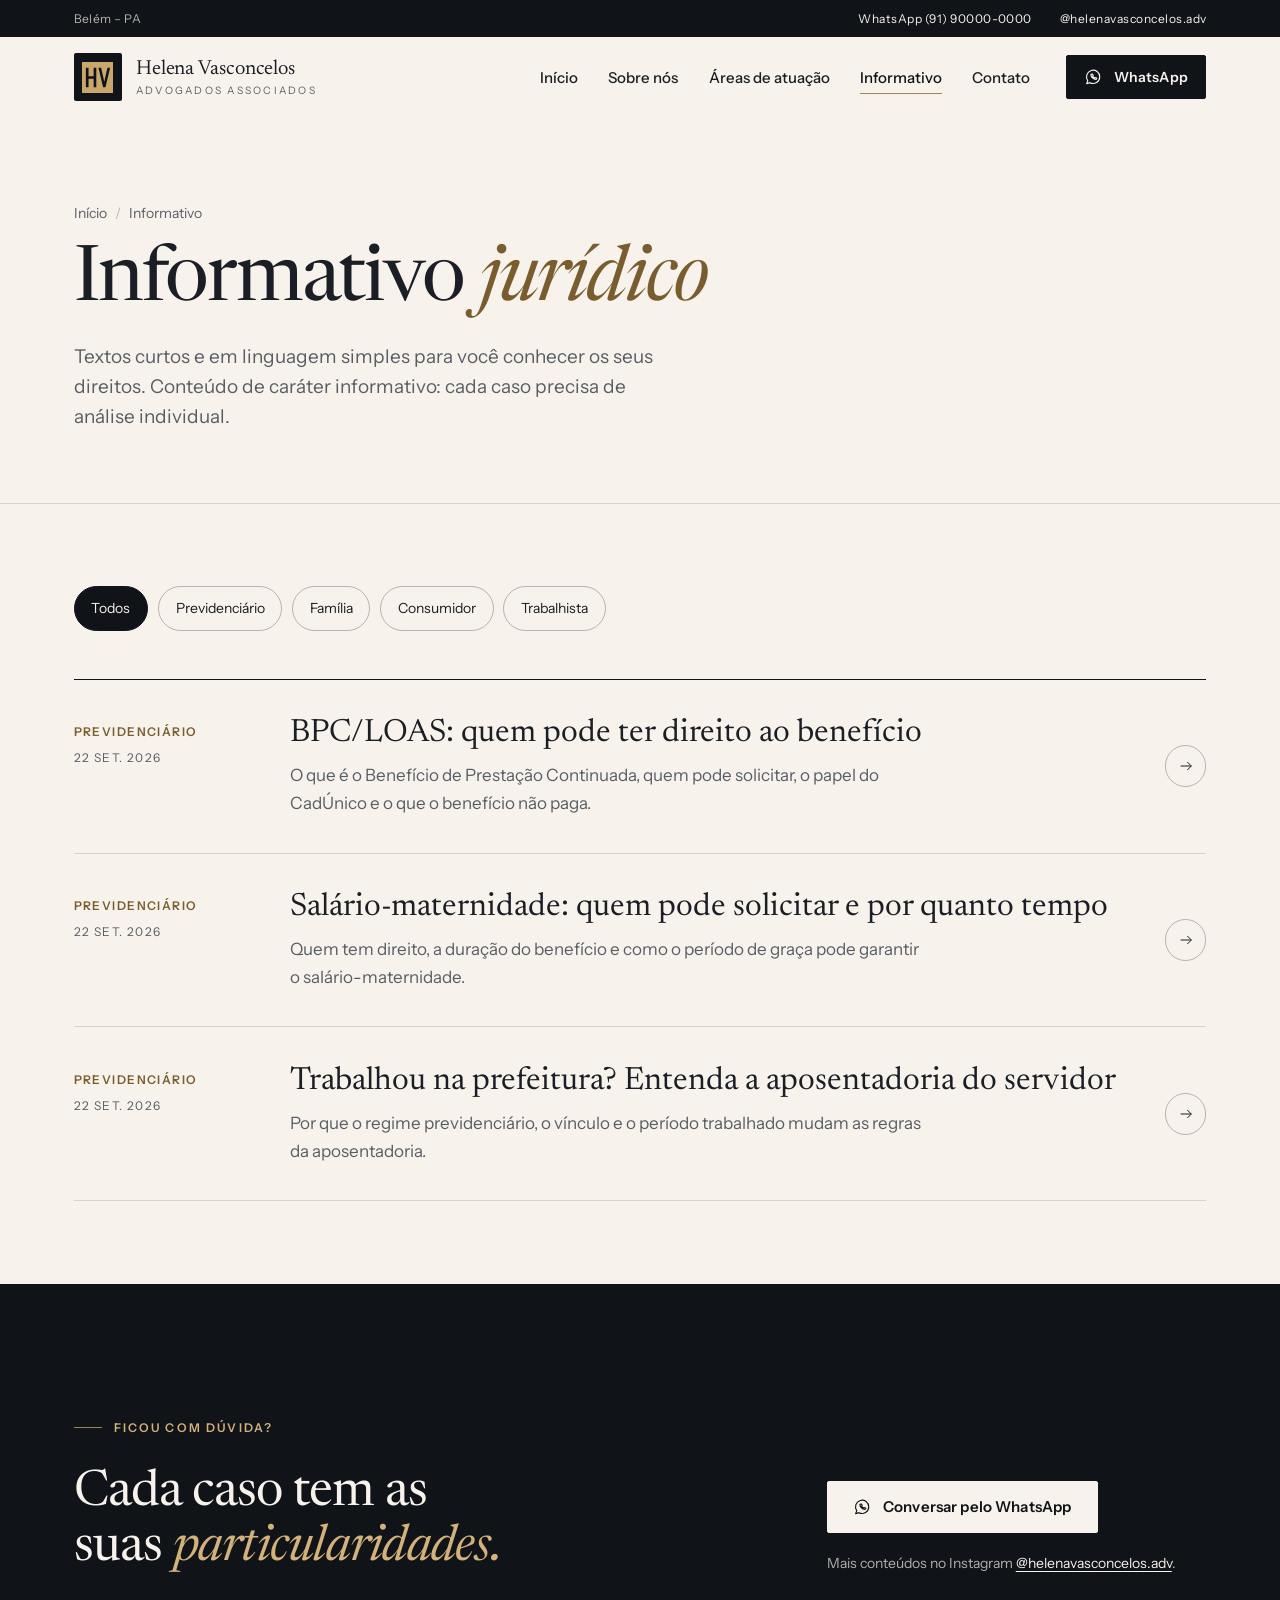
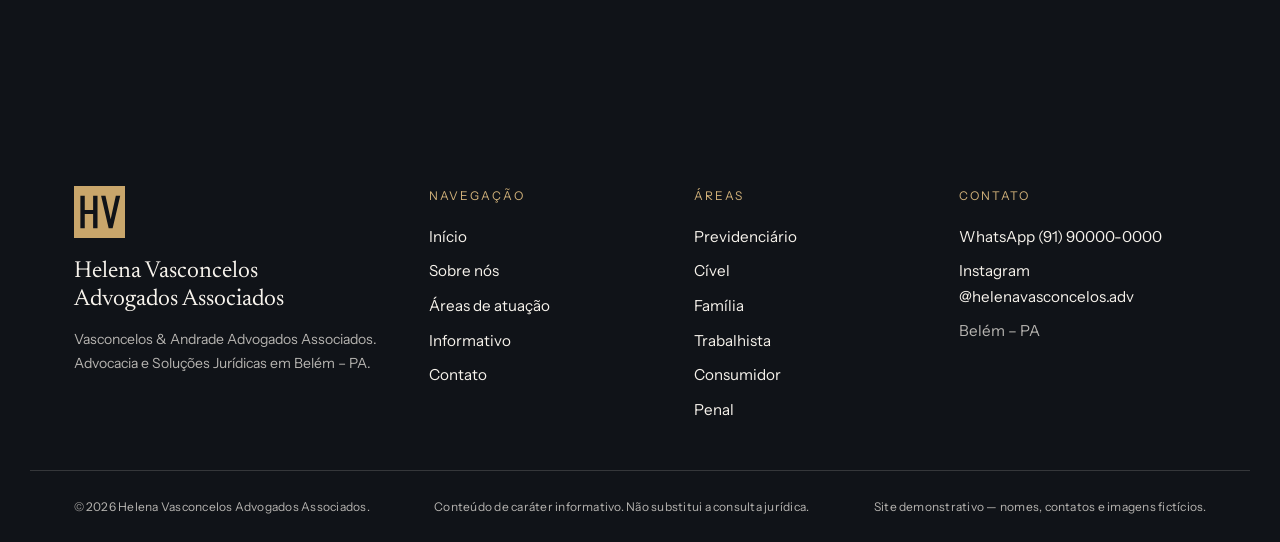
<file: blog.html>
<!doctype html>
<html lang="pt-BR">
<head>
  <meta charset="utf-8">
  <meta name="viewport" content="width=device-width, initial-scale=1">
  
  <title>Informativo | Helena Vasconcelos Advocacia</title>
  <meta name="description" content="Artigos jurídicos em linguagem simples sobre BPC/LOAS, salário-maternidade, aposentadoria do servidor público e outros direitos.">
  <link rel="canonical" href="https://seudominio.com.br/blog.html">
  <meta name="theme-color" content="#101318">

  <meta property="og:type" content="website">
  <meta property="og:locale" content="pt_BR">
  <meta property="og:site_name" content="Helena Vasconcelos | Advocacia">
  <meta property="og:title" content="Informativo | Helena Vasconcelos Advocacia">
  <meta property="og:description" content="Artigos jurídicos em linguagem simples sobre BPC/LOAS, salário-maternidade, aposentadoria do servidor público e outros direitos.">
  <meta property="og:url" content="https://seudominio.com.br/blog.html">
  <meta property="og:image" content="https://seudominio.com.br/assets/img/og-image.jpg">
  <meta property="og:image:width" content="1200">
  <meta property="og:image:height" content="630">
  <meta name="twitter:card" content="summary_large_image">

  <link rel="icon" href="favicon.ico" sizes="any">
  <link rel="icon" href="favicon-32.png" type="image/png" sizes="32x32">
  <link rel="apple-touch-icon" href="apple-touch-icon.png">
  <link rel="manifest" href="site.webmanifest">

  <link rel="preconnect" href="https://fonts.googleapis.com">
  <link rel="preconnect" href="https://fonts.gstatic.com" crossorigin>
  <link rel="stylesheet" href="https://fonts.googleapis.com/css2?family=Instrument+Sans:wght@400;500;600&family=Newsreader:ital,opsz,wght@0,6..72,400;0,6..72,500;1,6..72,400&display=swap">
  <link rel="stylesheet" href="style.css">
  <script src="script.js" defer></script>
</head>
<body>
  <a class="skip-link" href="#conteudo">Pular para o conteúdo</a>

  <div class="topbar">
    <div class="container">
      <p>Belém – PA</p>
      <ul>
        <li><a href="https://wa.me/5591900000000" data-wa="Olá! Vim pelo site e gostaria de uma orientação jurídica." target="_blank" rel="noopener">WhatsApp (91) 90000-0000</a></li>
        <li><a href="https://www.instagram.com/" target="_blank" rel="noopener">@helenavasconcelos.adv</a></li>
      </ul>
    </div>
  </div>

  <header class="site-header">
    <div class="container">
      <a class="brand" href="index.html" aria-label="Helena Vasconcelos Advocacia — página inicial">
        <span class="brand__seal"><img src="assets/img/hv-mark.svg" alt="" width="64" height="64"></span>
        <span class="brand__text">
          <span class="brand__name">Helena Vasconcelos</span>
          <span class="brand__sub">Advogados Associados</span>
        </span>
      </a>

      <button class="nav-toggle" type="button" aria-expanded="false" aria-controls="site-nav" aria-label="Abrir menu"><span></span></button>

      <nav class="nav" id="site-nav" aria-label="Principal">
        <ul class="nav__list">
          <li><a href="index.html">Início</a></li>
          <li><a href="sobre.html">Sobre nós</a></li>
          <li><a href="areas-de-atuacao.html">Áreas de atuação</a></li>
          <li><a href="blog.html" aria-current="page">Informativo</a></li>
          <li><a href="contato.html">Contato</a></li>
        </ul>
        <a class="btn" href="https://wa.me/5591900000000" data-wa="Olá! Vim pelo site e gostaria de uma orientação jurídica." target="_blank" rel="noopener">
          <svg viewBox="0 0 24 24" fill="none" stroke="currentColor" stroke-width="1.5" stroke-linejoin="round" aria-hidden="true"><path d="M20.5 11.6a8.6 8.6 0 0 1-12.7 7.5L3.5 20.5l1.4-4.1a8.6 8.6 0 1 1 15.6-4.8Z"/><path d="M9 8.3c.1 3.4 3.3 6.5 6.7 6.7l1-1.5-2-1.1-.9.7a4.5 4.5 0 0 1-2.4-2.4l.7-.9-1.1-2-2 .5Z"/></svg>
          WhatsApp
        </a>
      </nav>
    </div>
  </header>

  <main id="conteudo">

    <header class="page-head">
      <div class="container">
        <ol class="breadcrumb" aria-label="Você está em">
          <li><a href="index.html">Início</a></li>
          <li aria-current="page">Informativo</li>
        </ol>
        <h1 class="display reveal">Informativo <em>jurídico</em></h1>
        <p class="lead reveal" data-delay="1">Textos curtos e em linguagem simples para você conhecer os seus direitos. Conteúdo de caráter informativo: cada caso precisa de análise individual.</p>
      </div>
    </header>

    <section class="section--tight" aria-label="Artigos">
      <div class="container">
        <div class="filters" data-filters role="group" aria-label="Filtrar por área">
          <button type="button" data-filter="todos" aria-pressed="true">Todos</button>
          <button type="button" data-filter="previdenciario" aria-pressed="false">Previdenciário</button>
          <button type="button" data-filter="familia" aria-pressed="false">Família</button>
          <button type="button" data-filter="consumidor" aria-pressed="false">Consumidor</button>
          <button type="button" data-filter="trabalhista" aria-pressed="false">Trabalhista</button>
        </div>

        <!-- Para publicar um novo artigo: duplique blog/_modelo-artigo.html
             e acrescente um <li class="post-item"> abaixo (o mais recente primeiro). -->
        <ul class="post-list">
          <li class="post-item" data-category="previdenciario">
            <p class="post-item__meta"><b>Previdenciário</b><time datetime="2026-09-22">22 set. 2026</time></p>
            <div>
              <h2><a href="blog/bpc-loas-quem-tem-direito.html">BPC/LOAS: quem pode ter direito ao benefício</a></h2>
              <p>O que é o Benefício de Prestação Continuada, quem pode solicitar, o papel do CadÚnico e o que o benefício não paga.</p>
            </div>
            <span class="area-row__go" aria-hidden="true"><svg viewBox="0 0 24 24" fill="none" stroke="currentColor" stroke-width="1.5"><path d="M4 12h16M14 6l6 6-6 6"/></svg></span>
          </li>
          <li class="post-item" data-category="previdenciario">
            <p class="post-item__meta"><b>Previdenciário</b><time datetime="2026-09-22">22 set. 2026</time></p>
            <div>
              <h2><a href="blog/salario-maternidade-quem-pode-solicitar.html">Salário-maternidade: quem pode solicitar e por quanto tempo</a></h2>
              <p>Quem tem direito, a duração do benefício e como o período de graça pode garantir o salário-maternidade.</p>
            </div>
            <span class="area-row__go" aria-hidden="true"><svg viewBox="0 0 24 24" fill="none" stroke="currentColor" stroke-width="1.5"><path d="M4 12h16M14 6l6 6-6 6"/></svg></span>
          </li>
          <li class="post-item" data-category="previdenciario">
            <p class="post-item__meta"><b>Previdenciário</b><time datetime="2026-09-22">22 set. 2026</time></p>
            <div>
              <h2><a href="blog/aposentadoria-do-servidor-publico.html">Trabalhou na prefeitura? Entenda a aposentadoria do servidor</a></h2>
              <p>Por que o regime previdenciário, o vínculo e o período trabalhado mudam as regras da aposentadoria.</p>
            </div>
            <span class="area-row__go" aria-hidden="true"><svg viewBox="0 0 24 24" fill="none" stroke="currentColor" stroke-width="1.5"><path d="M4 12h16M14 6l6 6-6 6"/></svg></span>
          </li>
        </ul>
        <p class="empty-note" data-empty hidden>Ainda não há artigos publicados nesta área. Enquanto isso, fale com a equipe pelo <a href="https://wa.me/5591900000000" data-wa="Olá! Vim pelo Informativo do site e tenho uma dúvida." target="_blank" rel="noopener">WhatsApp</a>.</p>
      </div>
    </section>

    <section class="section cta on-dark" aria-labelledby="cta-title">
      <div class="container cta__inner">
        <div>
          <p class="eyebrow">Ficou com dúvida?</p>
          <h2 class="h2" id="cta-title">Cada caso tem as suas <em>particularidades.</em></h2>
        </div>
        <div class="cta__side">
          <a class="btn btn--light" href="https://wa.me/5591900000000" data-wa="Olá! Li o Informativo do site e gostaria de uma orientação." target="_blank" rel="noopener">
            <svg viewBox="0 0 24 24" fill="none" stroke="currentColor" stroke-width="1.5" stroke-linejoin="round" aria-hidden="true"><path d="M20.5 11.6a8.6 8.6 0 0 1-12.7 7.5L3.5 20.5l1.4-4.1a8.6 8.6 0 1 1 15.6-4.8Z"/><path d="M9 8.3c.1 3.4 3.3 6.5 6.7 6.7l1-1.5-2-1.1-.9.7a4.5 4.5 0 0 1-2.4-2.4l.7-.9-1.1-2-2 .5Z"/></svg>
            Conversar pelo WhatsApp
          </a>
          <p>Mais conteúdos no Instagram <a href="https://www.instagram.com/" target="_blank" rel="noopener">@helenavasconcelos.adv</a>.</p>
        </div>
      </div>
    </section>
  </main>

  <footer class="site-footer">
    <div class="container footer__top">
      <div class="footer__brand">
        <img src="assets/img/hv-mark.svg" alt="" width="64" height="64" loading="lazy">
        <strong>Helena Vasconcelos<br>Advogados Associados</strong>
        <p>Vasconcelos &amp; Andrade Advogados Associados. Advocacia e Soluções Jurídicas em Belém – PA.</p>
      </div>
      <div>
        <p class="footer__title">Navegação</p>
        <ul>
          <li><a href="index.html">Início</a></li>
          <li><a href="sobre.html">Sobre nós</a></li>
          <li><a href="areas-de-atuacao.html">Áreas de atuação</a></li>
          <li><a href="blog.html">Informativo</a></li>
          <li><a href="contato.html">Contato</a></li>
        </ul>
      </div>
      <div>
        <p class="footer__title">Áreas</p>
        <ul>
          <li><a href="areas-de-atuacao.html#previdenciario">Previdenciário</a></li>
          <li><a href="areas-de-atuacao.html#civel">Cível</a></li>
          <li><a href="areas-de-atuacao.html#familia">Família</a></li>
          <li><a href="areas-de-atuacao.html#trabalhista">Trabalhista</a></li>
          <li><a href="areas-de-atuacao.html#consumidor">Consumidor</a></li>
          <li><a href="areas-de-atuacao.html#penal">Penal</a></li>
        </ul>
      </div>
      <div>
        <p class="footer__title">Contato</p>
        <ul>
          <li><a href="https://wa.me/5591900000000" data-wa="Olá! Vim pelo site e gostaria de uma orientação jurídica." target="_blank" rel="noopener">WhatsApp (91) 90000-0000</a></li>
          <li><a href="https://www.instagram.com/" target="_blank" rel="noopener">Instagram @helenavasconcelos.adv</a></li>
          <li>Belém – PA</li>
        </ul>
      </div>
    </div>
    <div class="container footer__bottom">
      <p>© <span data-year>2026</span> Helena Vasconcelos Advogados Associados.</p>
      <p>Conteúdo de caráter informativo. Não substitui a consulta jurídica.</p>
      <p>Site demonstrativo — nomes, contatos e imagens fictícios.</p>
    </div>
  </footer>

  <a class="wa-float" href="https://wa.me/5591900000000" data-wa="Olá! Vim pelo site e gostaria de uma orientação jurídica." target="_blank" rel="noopener" aria-label="Conversar pelo WhatsApp">
    <svg viewBox="0 0 24 24" fill="none" stroke="currentColor" stroke-width="1.5" stroke-linejoin="round" aria-hidden="true"><path d="M20.5 11.6a8.6 8.6 0 0 1-12.7 7.5L3.5 20.5l1.4-4.1a8.6 8.6 0 1 1 15.6-4.8Z"/><path d="M9 8.3c.1 3.4 3.3 6.5 6.7 6.7l1-1.5-2-1.1-.9.7a4.5 4.5 0 0 1-2.4-2.4l.7-.9-1.1-2-2 .5Z"/></svg>
    <span>WhatsApp</span>
  </a>
</body>
</html>
</file>
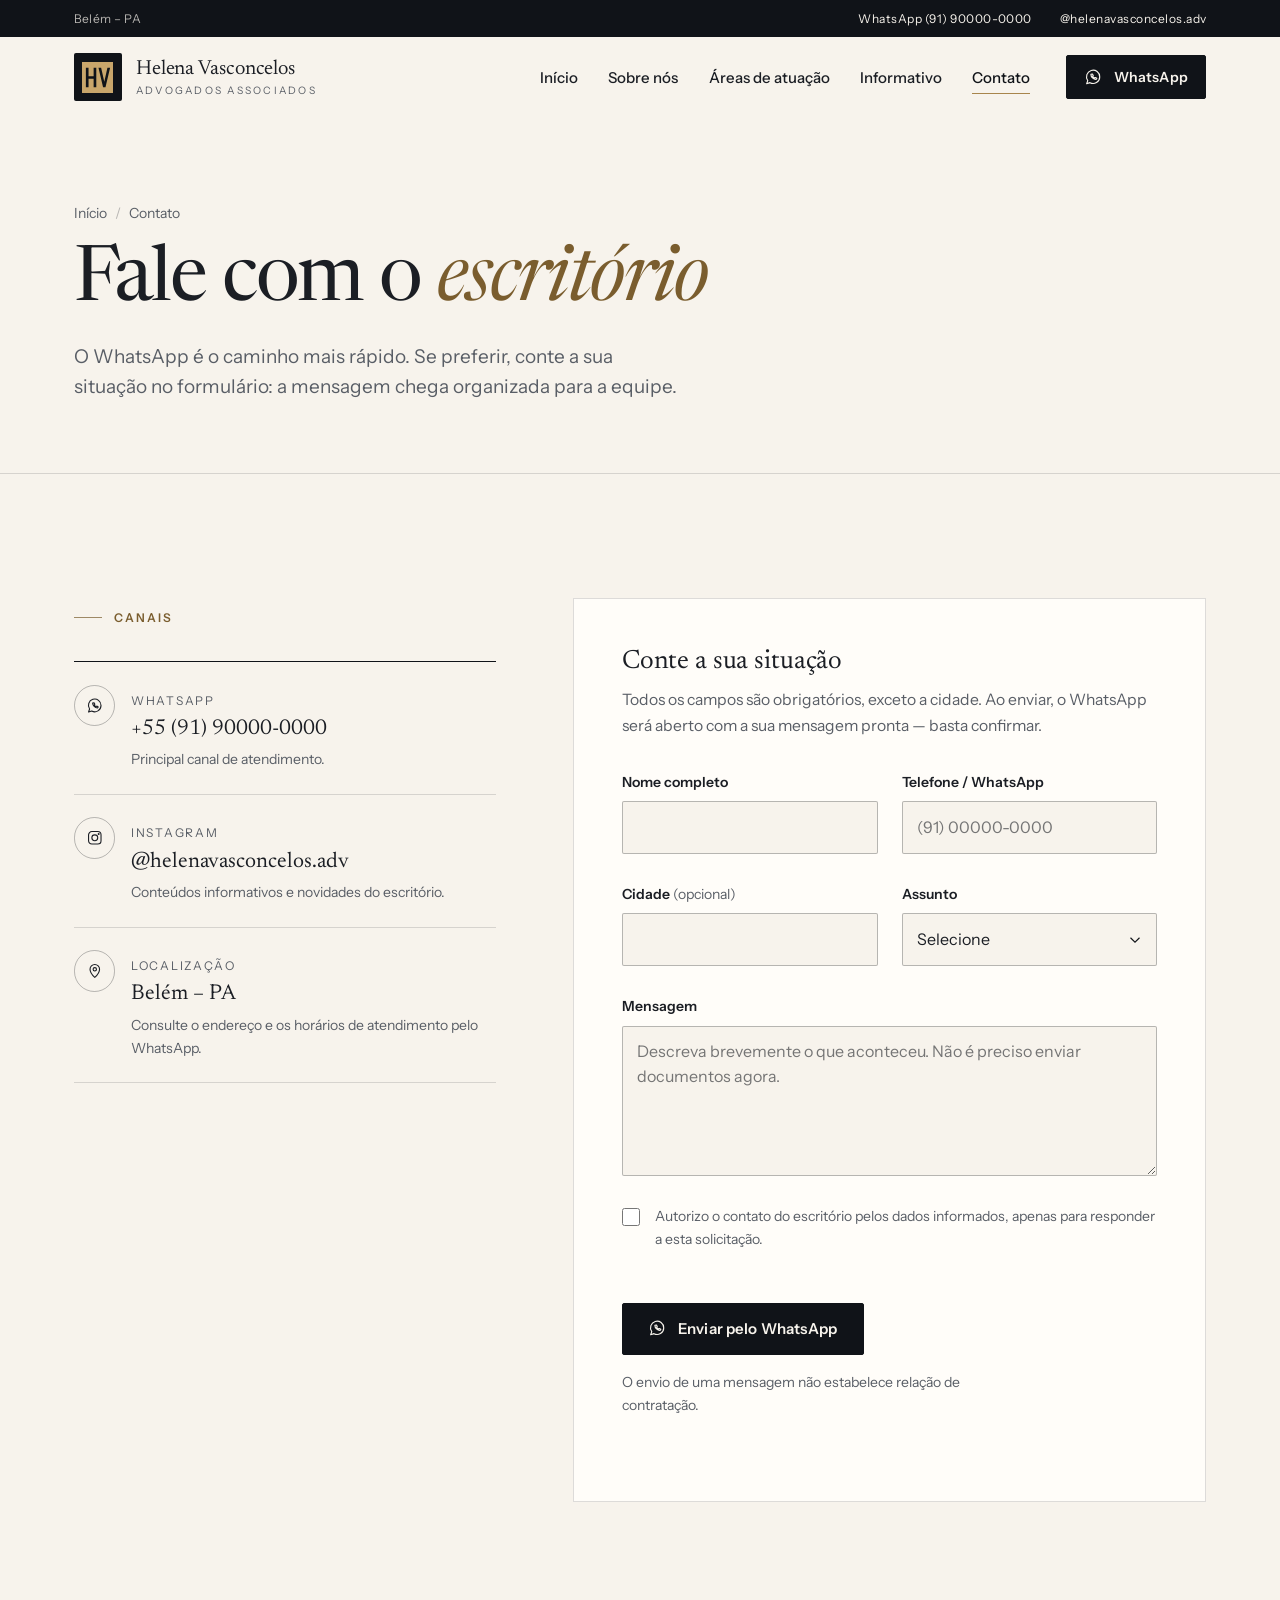
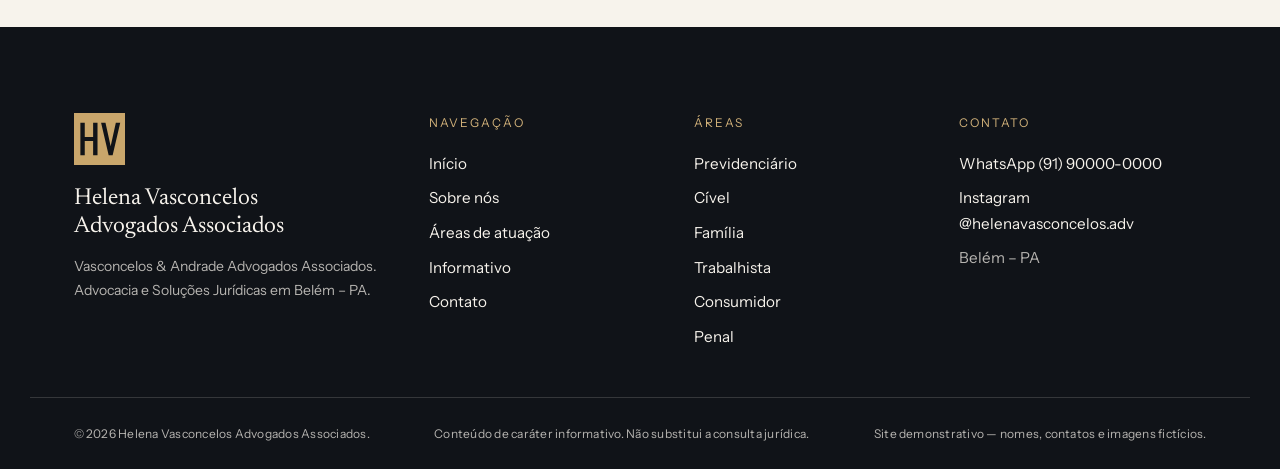
<file: contato.html>
<!doctype html>
<html lang="pt-BR">
<head>
  <meta charset="utf-8">
  <meta name="viewport" content="width=device-width, initial-scale=1">
  
  <title>Contato | Helena Vasconcelos Advocacia</title>
  <meta name="description" content="Fale com o escritório Helena Vasconcelos Advogados Associados pelo WhatsApp (91) 90000-0000 ou pelo formulário. Belém – PA.">
  <link rel="canonical" href="https://seudominio.com.br/contato.html">
  <meta name="theme-color" content="#101318">

  <meta property="og:type" content="website">
  <meta property="og:locale" content="pt_BR">
  <meta property="og:site_name" content="Helena Vasconcelos | Advocacia">
  <meta property="og:title" content="Contato | Helena Vasconcelos Advocacia">
  <meta property="og:description" content="Fale com o escritório Helena Vasconcelos Advogados Associados pelo WhatsApp (91) 90000-0000 ou pelo formulário. Belém – PA.">
  <meta property="og:url" content="https://seudominio.com.br/contato.html">
  <meta property="og:image" content="https://seudominio.com.br/assets/img/og-image.jpg">
  <meta property="og:image:width" content="1200">
  <meta property="og:image:height" content="630">
  <meta name="twitter:card" content="summary_large_image">

  <link rel="icon" href="favicon.ico" sizes="any">
  <link rel="icon" href="favicon-32.png" type="image/png" sizes="32x32">
  <link rel="apple-touch-icon" href="apple-touch-icon.png">
  <link rel="manifest" href="site.webmanifest">

  <link rel="preconnect" href="https://fonts.googleapis.com">
  <link rel="preconnect" href="https://fonts.gstatic.com" crossorigin>
  <link rel="stylesheet" href="https://fonts.googleapis.com/css2?family=Instrument+Sans:wght@400;500;600&family=Newsreader:ital,opsz,wght@0,6..72,400;0,6..72,500;1,6..72,400&display=swap">
  <link rel="stylesheet" href="style.css">
  <script src="script.js" defer></script>
</head>
<body>
  <a class="skip-link" href="#conteudo">Pular para o conteúdo</a>

  <div class="topbar">
    <div class="container">
      <p>Belém – PA</p>
      <ul>
        <li><a href="https://wa.me/5591900000000" data-wa="Olá! Vim pelo site e gostaria de uma orientação jurídica." target="_blank" rel="noopener">WhatsApp (91) 90000-0000</a></li>
        <li><a href="https://www.instagram.com/" target="_blank" rel="noopener">@helenavasconcelos.adv</a></li>
      </ul>
    </div>
  </div>

  <header class="site-header">
    <div class="container">
      <a class="brand" href="index.html" aria-label="Helena Vasconcelos Advocacia — página inicial">
        <span class="brand__seal"><img src="assets/img/hv-mark.svg" alt="" width="64" height="64"></span>
        <span class="brand__text">
          <span class="brand__name">Helena Vasconcelos</span>
          <span class="brand__sub">Advogados Associados</span>
        </span>
      </a>

      <button class="nav-toggle" type="button" aria-expanded="false" aria-controls="site-nav" aria-label="Abrir menu"><span></span></button>

      <nav class="nav" id="site-nav" aria-label="Principal">
        <ul class="nav__list">
          <li><a href="index.html">Início</a></li>
          <li><a href="sobre.html">Sobre nós</a></li>
          <li><a href="areas-de-atuacao.html">Áreas de atuação</a></li>
          <li><a href="blog.html">Informativo</a></li>
          <li><a href="contato.html" aria-current="page">Contato</a></li>
        </ul>
        <a class="btn" href="https://wa.me/5591900000000" data-wa="Olá! Vim pelo site e gostaria de uma orientação jurídica." target="_blank" rel="noopener">
          <svg viewBox="0 0 24 24" fill="none" stroke="currentColor" stroke-width="1.5" stroke-linejoin="round" aria-hidden="true"><path d="M20.5 11.6a8.6 8.6 0 0 1-12.7 7.5L3.5 20.5l1.4-4.1a8.6 8.6 0 1 1 15.6-4.8Z"/><path d="M9 8.3c.1 3.4 3.3 6.5 6.7 6.7l1-1.5-2-1.1-.9.7a4.5 4.5 0 0 1-2.4-2.4l.7-.9-1.1-2-2 .5Z"/></svg>
          WhatsApp
        </a>
      </nav>
    </div>
  </header>

  <main id="conteudo">

    <header class="page-head">
      <div class="container">
        <ol class="breadcrumb" aria-label="Você está em">
          <li><a href="index.html">Início</a></li>
          <li aria-current="page">Contato</li>
        </ol>
        <h1 class="display reveal">Fale com o <em>escritório</em></h1>
        <p class="lead reveal" data-delay="1">O WhatsApp é o caminho mais rápido. Se preferir, conte a sua situação no formulário: a mensagem chega organizada para a equipe.</p>
      </div>
    </header>

    <section class="section" aria-label="Canais de contato e formulário">
      <div class="container contact">
        <div>
          <p class="eyebrow">Canais</p>
          <ul class="channels">
            <li class="channel">
              <span class="channel__icon" aria-hidden="true"><svg viewBox="0 0 24 24" fill="none" stroke="currentColor" stroke-width="1.5" stroke-linejoin="round"><path d="M20.5 11.6a8.6 8.6 0 0 1-12.7 7.5L3.5 20.5l1.4-4.1a8.6 8.6 0 1 1 15.6-4.8Z"/><path d="M9 8.3c.1 3.4 3.3 6.5 6.7 6.7l1-1.5-2-1.1-.9.7a4.5 4.5 0 0 1-2.4-2.4l.7-.9-1.1-2-2 .5Z"/></svg></span>
              <div>
                <span class="channel__label">WhatsApp</span>
                <a class="channel__value" href="https://wa.me/5591900000000" data-wa="Olá! Vim pelo site e gostaria de uma orientação jurídica." target="_blank" rel="noopener">+55 (91) 90000-0000</a>
                <p>Principal canal de atendimento.</p>
              </div>
            </li>
            <li class="channel">
              <span class="channel__icon" aria-hidden="true"><svg viewBox="0 0 24 24" fill="none" stroke="currentColor" stroke-width="1.5"><rect x="3.5" y="3.5" width="17" height="17" rx="4.5"/><circle cx="12" cy="12" r="4"/><circle cx="17.3" cy="6.7" r=".6" fill="currentColor"/></svg></span>
              <div>
                <span class="channel__label">Instagram</span>
                <a class="channel__value" href="https://www.instagram.com/" target="_blank" rel="noopener">@helenavasconcelos.adv</a>
                <p>Conteúdos informativos e novidades do escritório.</p>
              </div>
            </li>
            <li class="channel">
              <span class="channel__icon" aria-hidden="true"><svg viewBox="0 0 24 24" fill="none" stroke="currentColor" stroke-width="1.5"><path d="M12 21s-6.5-5.6-6.5-11a6.5 6.5 0 0 1 13 0c0 5.4-6.5 11-6.5 11Z"/><circle cx="12" cy="10" r="2.3"/></svg></span>
              <div>
                <span class="channel__label">Localização</span>
                <span class="channel__value">Belém – PA</span>
                <p>Consulte o endereço e os horários de atendimento pelo WhatsApp.</p>
              </div>
            </li>
          </ul>
        </div>

        <form class="form" data-contact-form novalidate aria-labelledby="form-title">
          <h2 class="h3" id="form-title">Conte a sua situação</h2>
          <p class="form__intro">Todos os campos são obrigatórios, exceto a cidade. Ao enviar, o WhatsApp será aberto com a sua mensagem pronta — basta confirmar.</p>

          <div class="form__grid">
            <div class="field">
              <label for="nome">Nome completo</label>
              <input id="nome" name="nome" type="text" autocomplete="name" required aria-describedby="erro-nome">
              <span class="field__error" id="erro-nome" aria-live="polite"></span>
            </div>
            <div class="field">
              <label for="telefone">Telefone / WhatsApp</label>
              <input id="telefone" name="telefone" type="tel" inputmode="tel" autocomplete="tel" placeholder="(91) 00000-0000" required aria-describedby="erro-telefone">
              <span class="field__error" id="erro-telefone" aria-live="polite"></span>
            </div>
            <div class="field">
              <label for="cidade">Cidade <span class="opt">(opcional)</span></label>
              <input id="cidade" name="cidade" type="text" autocomplete="address-level2">
            </div>
            <div class="field">
              <label for="assunto">Assunto</label>
              <select id="assunto" name="assunto" required aria-describedby="erro-assunto">
                <option value="">Selecione</option>
                <optgroup label="Direito Previdenciário">
                  <option>BPC/LOAS</option>
                  <option>Salário-Maternidade</option>
                  <option>Aposentadoria do Servidor Público</option>
                  <option>Outro assunto previdenciário</option>
                </optgroup>
                <optgroup label="Outras áreas">
                  <option>Direito Cível</option>
                  <option>Direito de Família</option>
                  <option>Direito Trabalhista</option>
                  <option>Direito do Consumidor</option>
                  <option>Direito Penal</option>
                  <option>Não sei informar</option>
                </optgroup>
              </select>
              <span class="field__error" id="erro-assunto" aria-live="polite"></span>
            </div>
            <div class="field field--full">
              <label for="mensagem">Mensagem</label>
              <textarea id="mensagem" name="mensagem" rows="5" required aria-describedby="erro-mensagem" placeholder="Descreva brevemente o que aconteceu. Não é preciso enviar documentos agora."></textarea>
              <span class="field__error" id="erro-mensagem" aria-live="polite"></span>
            </div>

            <label class="consent">
              <input type="checkbox" name="consentimento" required aria-describedby="erro-consentimento">
              <span>Autorizo o contato do escritório pelos dados informados, apenas para responder a esta solicitação.</span>
            </label>
            <span class="field__error field--full" id="erro-consentimento" aria-live="polite"></span>

            <div class="form__actions">
              <button class="btn" type="submit">
                <svg viewBox="0 0 24 24" fill="none" stroke="currentColor" stroke-width="1.5" stroke-linejoin="round" aria-hidden="true"><path d="M20.5 11.6a8.6 8.6 0 0 1-12.7 7.5L3.5 20.5l1.4-4.1a8.6 8.6 0 1 1 15.6-4.8Z"/><path d="M9 8.3c.1 3.4 3.3 6.5 6.7 6.7l1-1.5-2-1.1-.9.7a4.5 4.5 0 0 1-2.4-2.4l.7-.9-1.1-2-2 .5Z"/></svg>
                Enviar pelo WhatsApp
              </button>
              <p>O envio de uma mensagem não estabelece relação de contratação.</p>
            </div>
            <p class="form__status" role="status" aria-live="polite"></p>
          </div>
        </form>
      </div>
    </section>
  </main>

  <footer class="site-footer">
    <div class="container footer__top">
      <div class="footer__brand">
        <img src="assets/img/hv-mark.svg" alt="" width="64" height="64" loading="lazy">
        <strong>Helena Vasconcelos<br>Advogados Associados</strong>
        <p>Vasconcelos &amp; Andrade Advogados Associados. Advocacia e Soluções Jurídicas em Belém – PA.</p>
      </div>
      <div>
        <p class="footer__title">Navegação</p>
        <ul>
          <li><a href="index.html">Início</a></li>
          <li><a href="sobre.html">Sobre nós</a></li>
          <li><a href="areas-de-atuacao.html">Áreas de atuação</a></li>
          <li><a href="blog.html">Informativo</a></li>
          <li><a href="contato.html">Contato</a></li>
        </ul>
      </div>
      <div>
        <p class="footer__title">Áreas</p>
        <ul>
          <li><a href="areas-de-atuacao.html#previdenciario">Previdenciário</a></li>
          <li><a href="areas-de-atuacao.html#civel">Cível</a></li>
          <li><a href="areas-de-atuacao.html#familia">Família</a></li>
          <li><a href="areas-de-atuacao.html#trabalhista">Trabalhista</a></li>
          <li><a href="areas-de-atuacao.html#consumidor">Consumidor</a></li>
          <li><a href="areas-de-atuacao.html#penal">Penal</a></li>
        </ul>
      </div>
      <div>
        <p class="footer__title">Contato</p>
        <ul>
          <li><a href="https://wa.me/5591900000000" data-wa="Olá! Vim pelo site e gostaria de uma orientação jurídica." target="_blank" rel="noopener">WhatsApp (91) 90000-0000</a></li>
          <li><a href="https://www.instagram.com/" target="_blank" rel="noopener">Instagram @helenavasconcelos.adv</a></li>
          <li>Belém – PA</li>
        </ul>
      </div>
    </div>
    <div class="container footer__bottom">
      <p>© <span data-year>2026</span> Helena Vasconcelos Advogados Associados.</p>
      <p>Conteúdo de caráter informativo. Não substitui a consulta jurídica.</p>
      <p>Site demonstrativo — nomes, contatos e imagens fictícios.</p>
    </div>
  </footer>

  <a class="wa-float" href="https://wa.me/5591900000000" data-wa="Olá! Vim pelo site e gostaria de uma orientação jurídica." target="_blank" rel="noopener" aria-label="Conversar pelo WhatsApp">
    <svg viewBox="0 0 24 24" fill="none" stroke="currentColor" stroke-width="1.5" stroke-linejoin="round" aria-hidden="true"><path d="M20.5 11.6a8.6 8.6 0 0 1-12.7 7.5L3.5 20.5l1.4-4.1a8.6 8.6 0 1 1 15.6-4.8Z"/><path d="M9 8.3c.1 3.4 3.3 6.5 6.7 6.7l1-1.5-2-1.1-.9.7a4.5 4.5 0 0 1-2.4-2.4l.7-.9-1.1-2-2 .5Z"/></svg>
    <span>WhatsApp</span>
  </a>
</body>
</html>
</file>
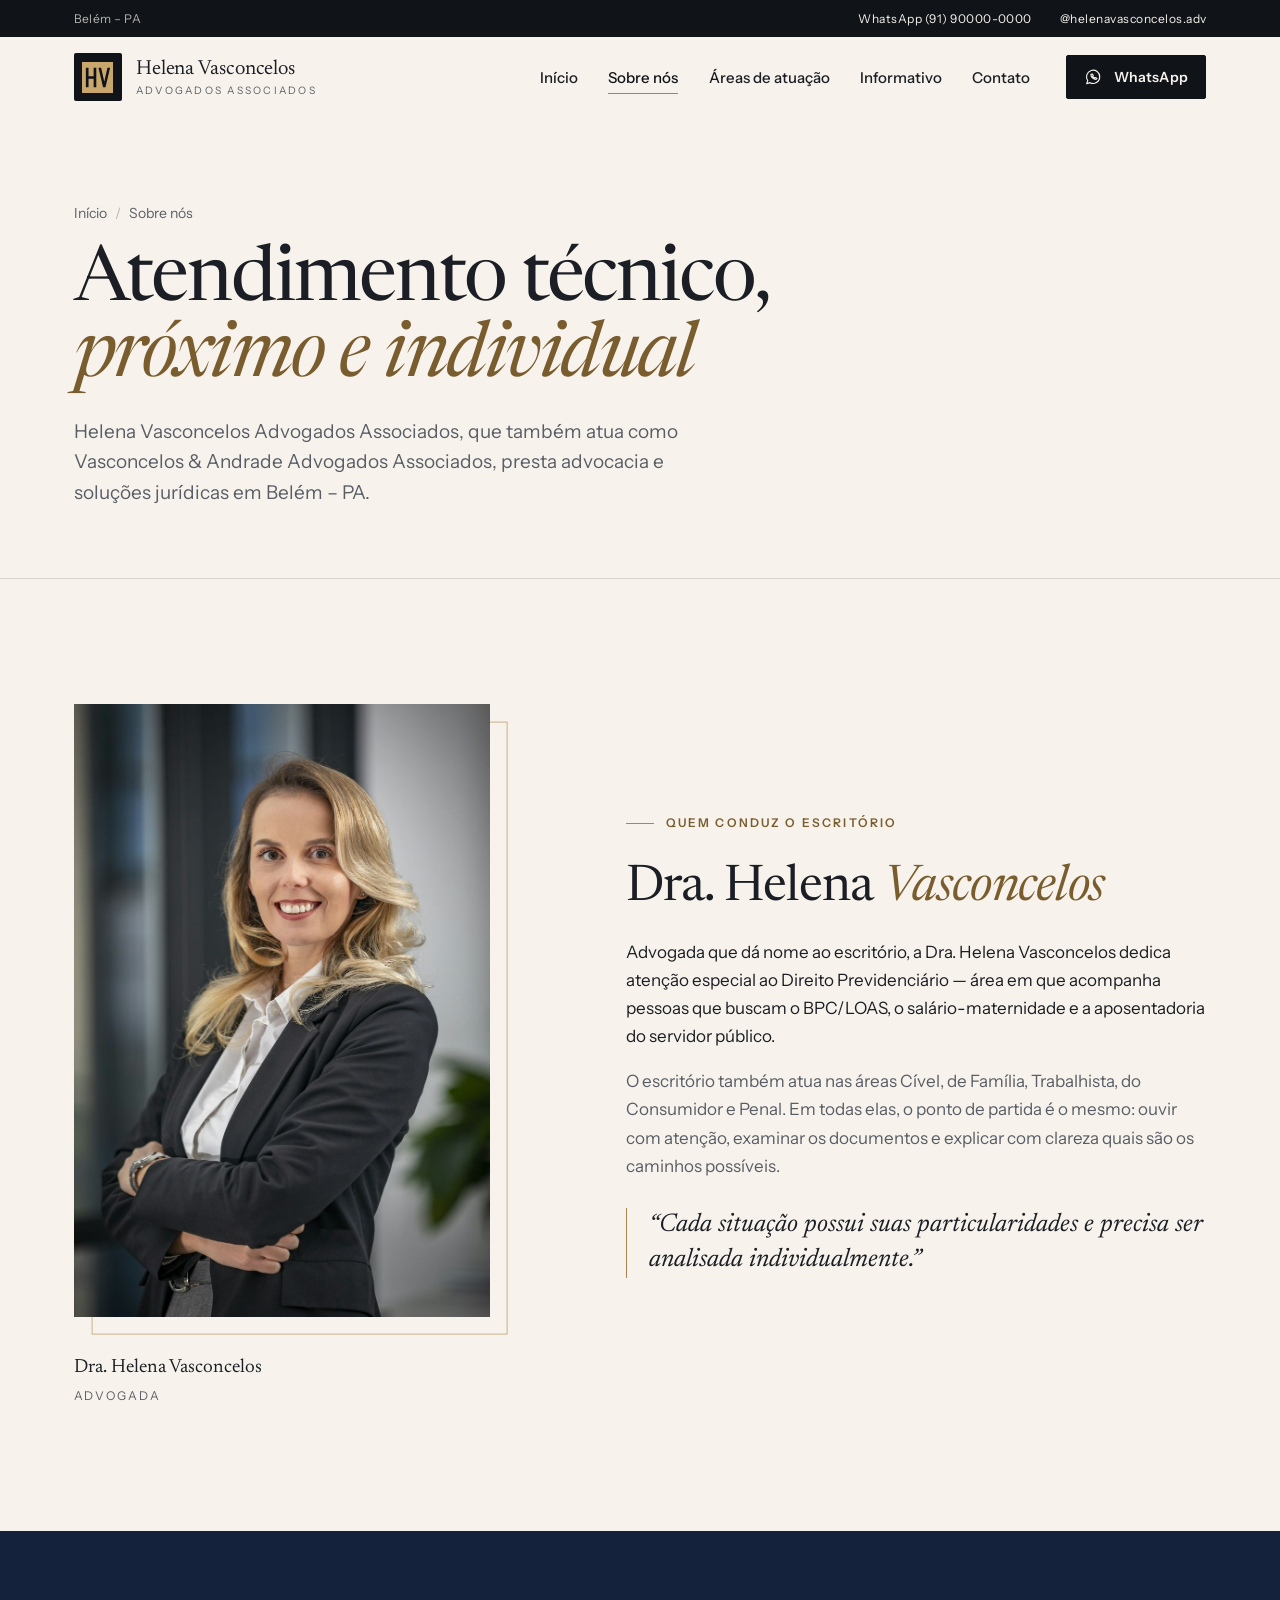
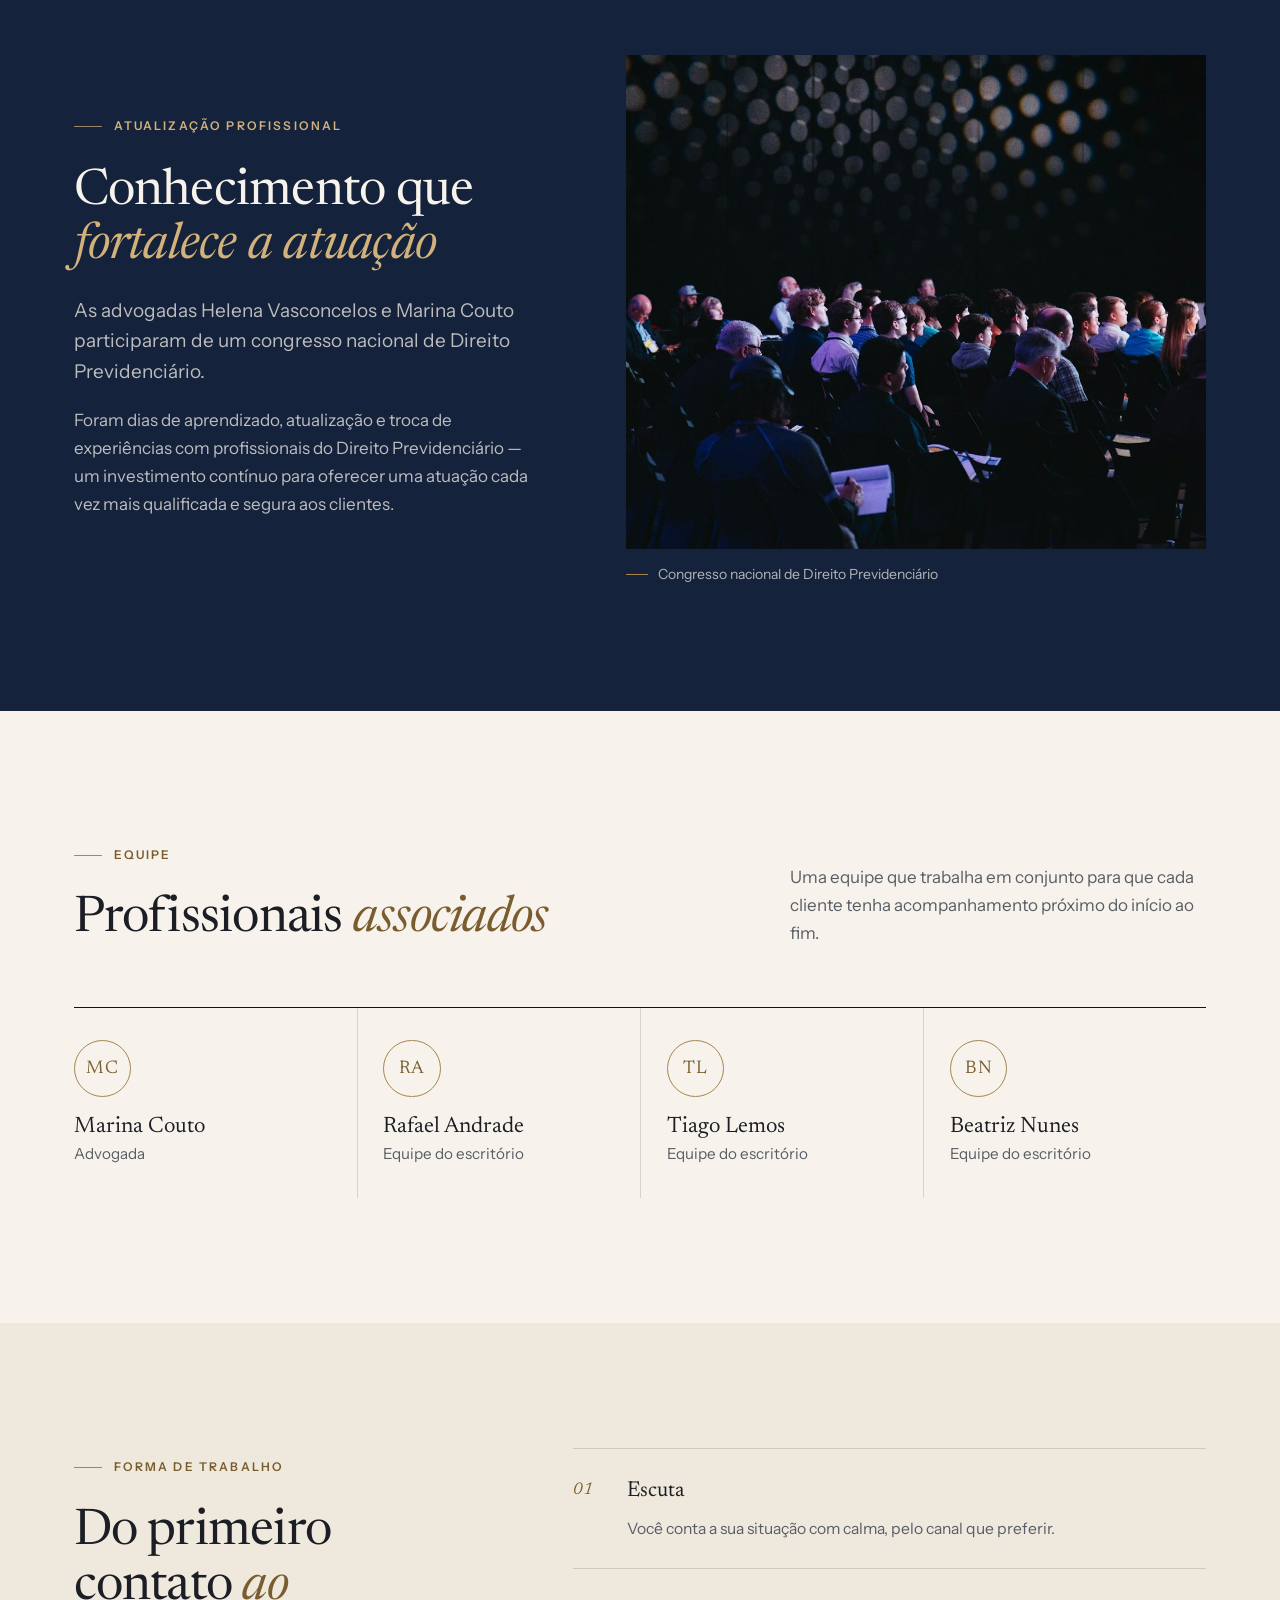
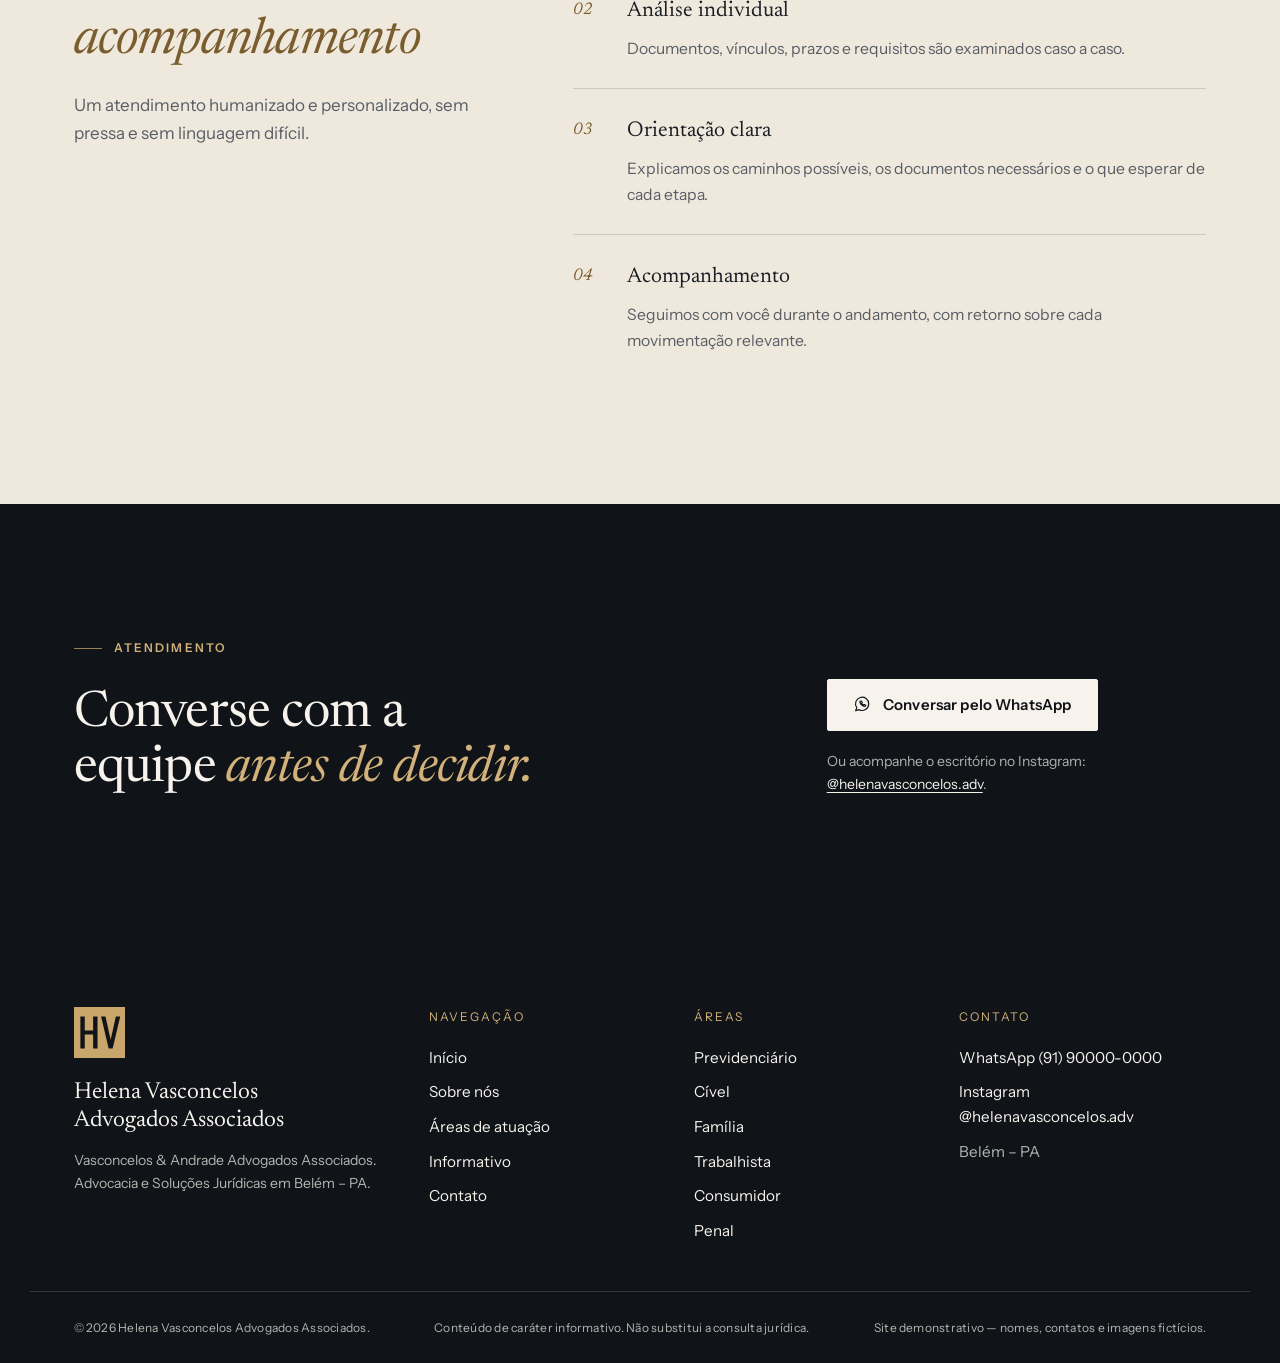
<file: sobre.html>
<!doctype html>
<html lang="pt-BR">
<head>
  <meta charset="utf-8">
  <meta name="viewport" content="width=device-width, initial-scale=1">
  
  <title>Sobre nós | Helena Vasconcelos Advocacia</title>
  <meta name="description" content="Conheça a Dra. Helena Vasconcelos e os profissionais associados do escritório em Belém – PA: atendimento técnico, individualizado e em constante atualização.">
  <link rel="canonical" href="https://seudominio.com.br/sobre.html">
  <meta name="theme-color" content="#101318">

  <meta property="og:type" content="website">
  <meta property="og:locale" content="pt_BR">
  <meta property="og:site_name" content="Helena Vasconcelos | Advocacia">
  <meta property="og:title" content="Sobre nós | Helena Vasconcelos Advocacia">
  <meta property="og:description" content="Conheça a Dra. Helena Vasconcelos e os profissionais associados do escritório em Belém – PA: atendimento técnico, individualizado e em constante atualização.">
  <meta property="og:url" content="https://seudominio.com.br/sobre.html">
  <meta property="og:image" content="https://seudominio.com.br/assets/img/og-image.jpg">
  <meta property="og:image:width" content="1200">
  <meta property="og:image:height" content="630">
  <meta name="twitter:card" content="summary_large_image">

  <link rel="icon" href="favicon.ico" sizes="any">
  <link rel="icon" href="favicon-32.png" type="image/png" sizes="32x32">
  <link rel="apple-touch-icon" href="apple-touch-icon.png">
  <link rel="manifest" href="site.webmanifest">

  <link rel="preconnect" href="https://fonts.googleapis.com">
  <link rel="preconnect" href="https://fonts.gstatic.com" crossorigin>
  <link rel="stylesheet" href="https://fonts.googleapis.com/css2?family=Instrument+Sans:wght@400;500;600&family=Newsreader:ital,opsz,wght@0,6..72,400;0,6..72,500;1,6..72,400&display=swap">
  <link rel="stylesheet" href="style.css">
  <script src="script.js" defer></script>
</head>
<body>
  <a class="skip-link" href="#conteudo">Pular para o conteúdo</a>

  <div class="topbar">
    <div class="container">
      <p>Belém – PA</p>
      <ul>
        <li><a href="https://wa.me/5591900000000" data-wa="Olá! Vim pelo site e gostaria de uma orientação jurídica." target="_blank" rel="noopener">WhatsApp (91) 90000-0000</a></li>
        <li><a href="https://www.instagram.com/" target="_blank" rel="noopener">@helenavasconcelos.adv</a></li>
      </ul>
    </div>
  </div>

  <header class="site-header">
    <div class="container">
      <a class="brand" href="index.html" aria-label="Helena Vasconcelos Advocacia — página inicial">
        <span class="brand__seal"><img src="assets/img/hv-mark.svg" alt="" width="64" height="64"></span>
        <span class="brand__text">
          <span class="brand__name">Helena Vasconcelos</span>
          <span class="brand__sub">Advogados Associados</span>
        </span>
      </a>

      <button class="nav-toggle" type="button" aria-expanded="false" aria-controls="site-nav" aria-label="Abrir menu"><span></span></button>

      <nav class="nav" id="site-nav" aria-label="Principal">
        <ul class="nav__list">
          <li><a href="index.html">Início</a></li>
          <li><a href="sobre.html" aria-current="page">Sobre nós</a></li>
          <li><a href="areas-de-atuacao.html">Áreas de atuação</a></li>
          <li><a href="blog.html">Informativo</a></li>
          <li><a href="contato.html">Contato</a></li>
        </ul>
        <a class="btn" href="https://wa.me/5591900000000" data-wa="Olá! Vim pelo site e gostaria de uma orientação jurídica." target="_blank" rel="noopener">
          <svg viewBox="0 0 24 24" fill="none" stroke="currentColor" stroke-width="1.5" stroke-linejoin="round" aria-hidden="true"><path d="M20.5 11.6a8.6 8.6 0 0 1-12.7 7.5L3.5 20.5l1.4-4.1a8.6 8.6 0 1 1 15.6-4.8Z"/><path d="M9 8.3c.1 3.4 3.3 6.5 6.7 6.7l1-1.5-2-1.1-.9.7a4.5 4.5 0 0 1-2.4-2.4l.7-.9-1.1-2-2 .5Z"/></svg>
          WhatsApp
        </a>
      </nav>
    </div>
  </header>

  <main id="conteudo">

    <header class="page-head">
      <div class="container">
        <ol class="breadcrumb" aria-label="Você está em">
          <li><a href="index.html">Início</a></li>
          <li aria-current="page">Sobre nós</li>
        </ol>
        <h1 class="display reveal">Atendimento técnico, <em>próximo e individual</em></h1>
        <p class="lead reveal" data-delay="1">Helena Vasconcelos Advogados Associados, que também atua como Vasconcelos &amp; Andrade Advogados Associados, presta advocacia e soluções jurídicas em Belém – PA.</p>
      </div>
    </header>

    <!-- Dra. Helena -->
    <section class="section" aria-labelledby="dra-title">
      <div class="container profile">
        <figure class="portrait portrait--page reveal">
          <div class="portrait__frame">
            <img src="assets/img/advogada.jpg" alt="Dra. Helena Vasconcelos, advogada, de braços cruzados no escritório" width="900" height="1325">
          </div>
          <figcaption>
            <strong>Dra. Helena Vasconcelos</strong>
            <span>Advogada</span>
          </figcaption>
        </figure>

        <div>
          <p class="eyebrow">Quem conduz o escritório</p>
          <h2 class="h2 reveal" id="dra-title">Dra. Helena <em>Vasconcelos</em></h2>
          <p class="reveal" data-delay="1">Advogada que dá nome ao escritório, a Dra. Helena Vasconcelos dedica atenção especial ao Direito Previdenciário — área em que acompanha pessoas que buscam o BPC/LOAS, o salário-maternidade e a aposentadoria do servidor público.</p>
          <p class="muted reveal" data-delay="1">O escritório também atua nas áreas Cível, de Família, Trabalhista, do Consumidor e Penal. Em todas elas, o ponto de partida é o mesmo: ouvir com atenção, examinar os documentos e explicar com clareza quais são os caminhos possíveis.</p>
          <blockquote class="reveal" data-delay="2">
            <p>“Cada situação possui suas particularidades e precisa ser analisada individualmente.”</p>
          </blockquote>
        </div>
      </div>
    </section>

    <!-- Atualização profissional -->
    <section class="section on-navy" aria-labelledby="congresso-title">
      <div class="container profile">
        <div>
          <p class="eyebrow">Atualização profissional</p>
          <h2 class="h2 reveal" id="congresso-title">Conhecimento que <em>fortalece a atuação</em></h2>
          <p class="lead reveal" data-delay="1">As advogadas Helena Vasconcelos e Marina Couto participaram de um congresso nacional de Direito Previdenciário.</p>
          <p class="muted reveal" data-delay="2">Foram dias de aprendizado, atualização e troca de experiências com profissionais do Direito Previdenciário — um investimento contínuo para oferecer uma atuação cada vez mais qualificada e segura aos clientes.</p>
        </div>
        <figure class="photo photo--natural reveal" data-delay="1">
          <img src="assets/img/congresso.jpg" alt="Auditório de um congresso jurídico durante uma palestra" width="1000" height="850" loading="lazy" decoding="async">
          <figcaption>Congresso nacional de Direito Previdenciário</figcaption>
        </figure>
      </div>
    </section>

    <!-- Equipe -->
    <section class="section" aria-labelledby="equipe-title">
      <div class="container">
        <div class="section-head">
          <div>
            <p class="eyebrow">Equipe</p>
            <h2 class="h2" id="equipe-title">Profissionais <em>associados</em></h2>
          </div>
          <p class="muted section-head__note">Uma equipe que trabalha em conjunto para que cada cliente tenha acompanhamento próximo do início ao fim.</p>
        </div>

        <ul class="team">
          <li class="member reveal">
            <span class="member__mono" aria-hidden="true">MC</span>
            <div>
              <h3>Marina Couto</h3>
              <p>Advogada</p>
            </div>
          </li>
          <li class="member reveal" data-delay="1">
            <span class="member__mono" aria-hidden="true">RA</span>
            <div>
              <h3>Rafael Andrade</h3>
              <p>Equipe do escritório</p>
            </div>
          </li>
          <li class="member reveal" data-delay="2">
            <span class="member__mono" aria-hidden="true">TL</span>
            <div>
              <h3>Tiago Lemos</h3>
              <p>Equipe do escritório</p>
            </div>
          </li>
          <li class="member reveal" data-delay="3">
            <span class="member__mono" aria-hidden="true">BN</span>
            <div>
              <h3>Beatriz Nunes</h3>
              <p>Equipe do escritório</p>
            </div>
          </li>
        </ul>
      </div>
    </section>

    <!-- Forma de trabalho -->
    <section class="section on-cream" aria-labelledby="forma-title">
      <div class="container split">
        <div class="split__aside">
          <p class="eyebrow">Forma de trabalho</p>
          <h2 class="h2" id="forma-title">Do primeiro contato <em>ao acompanhamento</em></h2>
          <p class="muted">Um atendimento humanizado e personalizado, sem pressa e sem linguagem difícil.</p>
        </div>
        <ol class="steps steps--single">
          <li class="reveal">
            <h3>Escuta</h3>
            <p>Você conta a sua situação com calma, pelo canal que preferir.</p>
          </li>
          <li class="reveal">
            <h3>Análise individual</h3>
            <p>Documentos, vínculos, prazos e requisitos são examinados caso a caso.</p>
          </li>
          <li class="reveal">
            <h3>Orientação clara</h3>
            <p>Explicamos os caminhos possíveis, os documentos necessários e o que esperar de cada etapa.</p>
          </li>
          <li class="reveal">
            <h3>Acompanhamento</h3>
            <p>Seguimos com você durante o andamento, com retorno sobre cada movimentação relevante.</p>
          </li>
        </ol>
      </div>
    </section>

    <section class="section cta on-dark" aria-labelledby="cta-title">
      <div class="container cta__inner">
        <div>
          <p class="eyebrow">Atendimento</p>
          <h2 class="h2" id="cta-title">Converse com a equipe <em>antes de decidir.</em></h2>
        </div>
        <div class="cta__side">
          <a class="btn btn--light" href="https://wa.me/5591900000000" data-wa="Olá! Vim pelo site e gostaria de agendar um atendimento." target="_blank" rel="noopener">
            <svg viewBox="0 0 24 24" fill="none" stroke="currentColor" stroke-width="1.5" stroke-linejoin="round" aria-hidden="true"><path d="M20.5 11.6a8.6 8.6 0 0 1-12.7 7.5L3.5 20.5l1.4-4.1a8.6 8.6 0 1 1 15.6-4.8Z"/><path d="M9 8.3c.1 3.4 3.3 6.5 6.7 6.7l1-1.5-2-1.1-.9.7a4.5 4.5 0 0 1-2.4-2.4l.7-.9-1.1-2-2 .5Z"/></svg>
            Conversar pelo WhatsApp
          </a>
          <p>Ou acompanhe o escritório no Instagram: <a href="https://www.instagram.com/" target="_blank" rel="noopener">@helenavasconcelos.adv</a>.</p>
        </div>
      </div>
    </section>
  </main>

  <footer class="site-footer">
    <div class="container footer__top">
      <div class="footer__brand">
        <img src="assets/img/hv-mark.svg" alt="" width="64" height="64" loading="lazy">
        <strong>Helena Vasconcelos<br>Advogados Associados</strong>
        <p>Vasconcelos &amp; Andrade Advogados Associados. Advocacia e Soluções Jurídicas em Belém – PA.</p>
      </div>
      <div>
        <p class="footer__title">Navegação</p>
        <ul>
          <li><a href="index.html">Início</a></li>
          <li><a href="sobre.html">Sobre nós</a></li>
          <li><a href="areas-de-atuacao.html">Áreas de atuação</a></li>
          <li><a href="blog.html">Informativo</a></li>
          <li><a href="contato.html">Contato</a></li>
        </ul>
      </div>
      <div>
        <p class="footer__title">Áreas</p>
        <ul>
          <li><a href="areas-de-atuacao.html#previdenciario">Previdenciário</a></li>
          <li><a href="areas-de-atuacao.html#civel">Cível</a></li>
          <li><a href="areas-de-atuacao.html#familia">Família</a></li>
          <li><a href="areas-de-atuacao.html#trabalhista">Trabalhista</a></li>
          <li><a href="areas-de-atuacao.html#consumidor">Consumidor</a></li>
          <li><a href="areas-de-atuacao.html#penal">Penal</a></li>
        </ul>
      </div>
      <div>
        <p class="footer__title">Contato</p>
        <ul>
          <li><a href="https://wa.me/5591900000000" data-wa="Olá! Vim pelo site e gostaria de uma orientação jurídica." target="_blank" rel="noopener">WhatsApp (91) 90000-0000</a></li>
          <li><a href="https://www.instagram.com/" target="_blank" rel="noopener">Instagram @helenavasconcelos.adv</a></li>
          <li>Belém – PA</li>
        </ul>
      </div>
    </div>
    <div class="container footer__bottom">
      <p>© <span data-year>2026</span> Helena Vasconcelos Advogados Associados.</p>
      <p>Conteúdo de caráter informativo. Não substitui a consulta jurídica.</p>
      <p>Site demonstrativo — nomes, contatos e imagens fictícios.</p>
    </div>
  </footer>

  <a class="wa-float" href="https://wa.me/5591900000000" data-wa="Olá! Vim pelo site e gostaria de uma orientação jurídica." target="_blank" rel="noopener" aria-label="Conversar pelo WhatsApp">
    <svg viewBox="0 0 24 24" fill="none" stroke="currentColor" stroke-width="1.5" stroke-linejoin="round" aria-hidden="true"><path d="M20.5 11.6a8.6 8.6 0 0 1-12.7 7.5L3.5 20.5l1.4-4.1a8.6 8.6 0 1 1 15.6-4.8Z"/><path d="M9 8.3c.1 3.4 3.3 6.5 6.7 6.7l1-1.5-2-1.1-.9.7a4.5 4.5 0 0 1-2.4-2.4l.7-.9-1.1-2-2 .5Z"/></svg>
    <span>WhatsApp</span>
  </a>
</body>
</html>
</file>
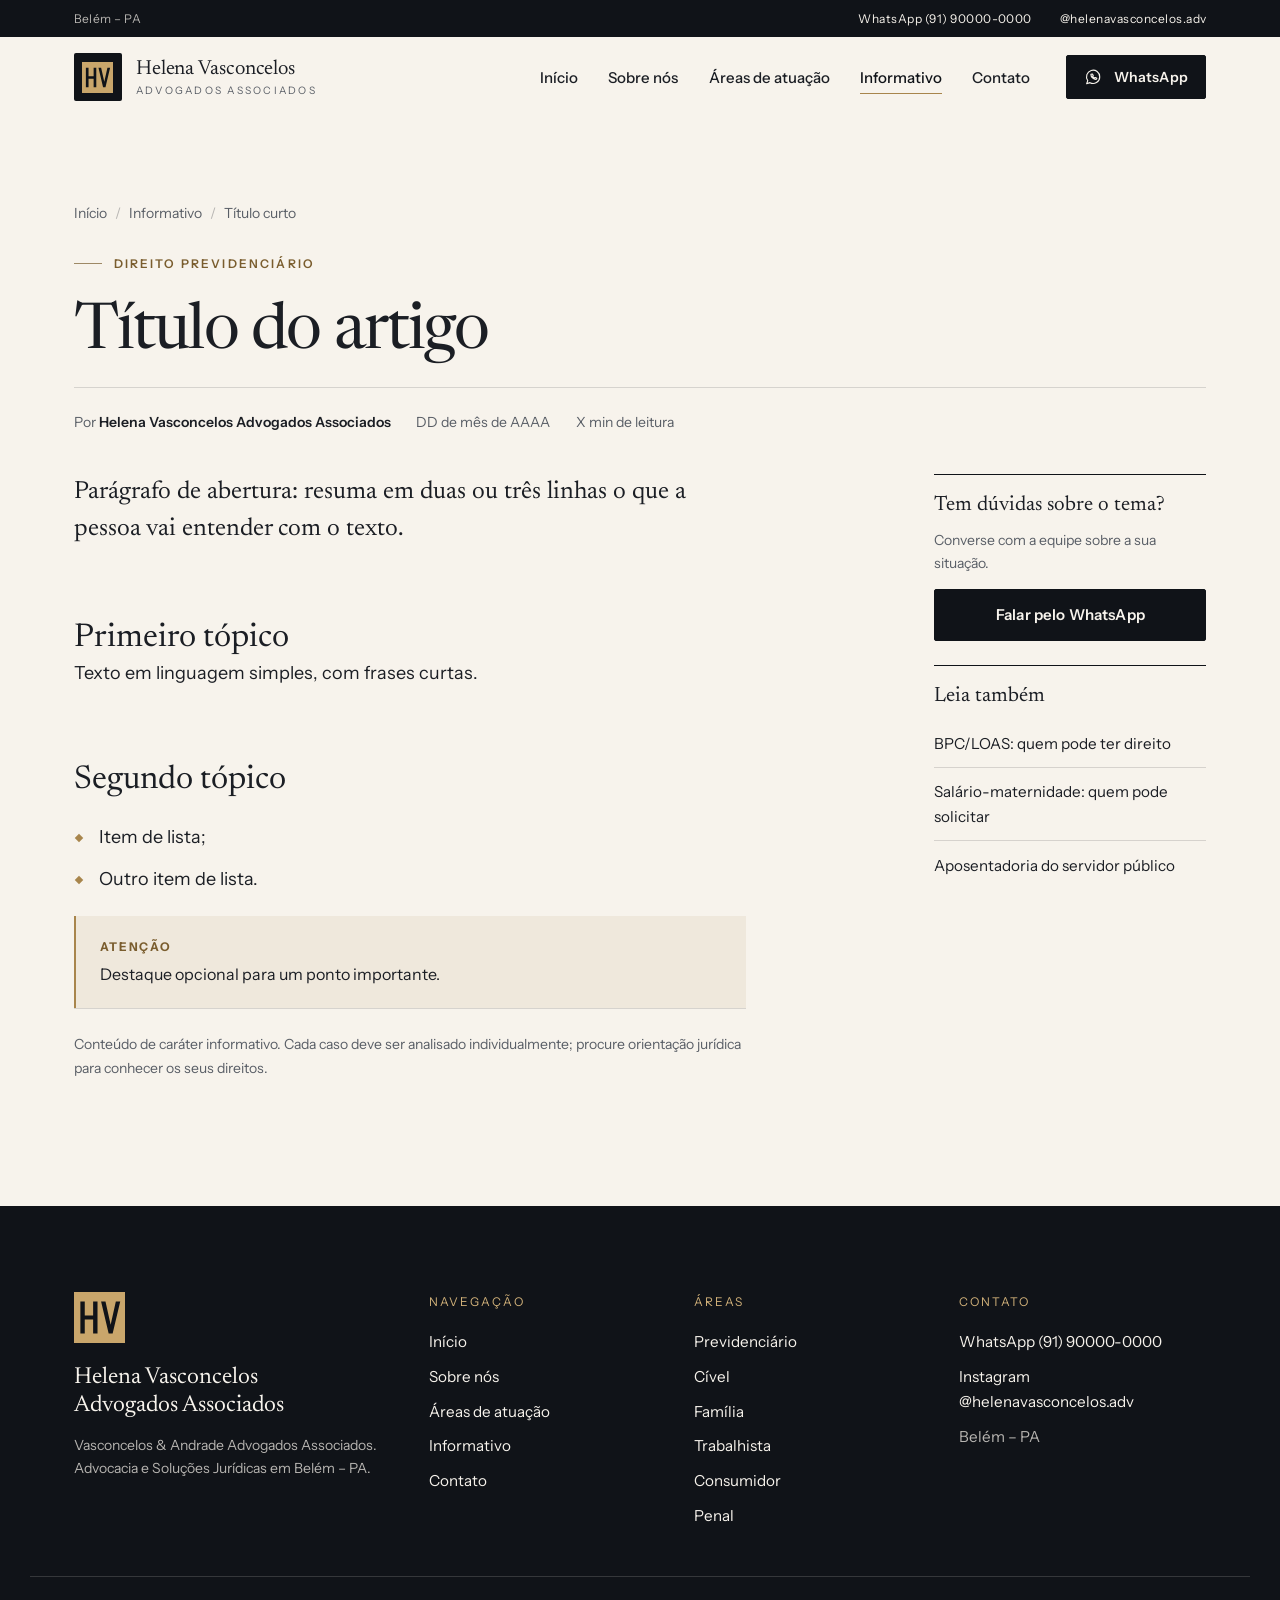
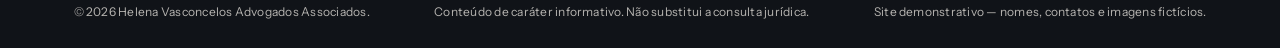
<file: blog/_modelo-artigo.html>
<!doctype html>
<html lang="pt-BR">
<head>
  <meta charset="utf-8">
  <meta name="viewport" content="width=device-width, initial-scale=1">
  
  <title>Título do artigo | Informativo</title>
  <meta name="description" content="Resumo do artigo em até 160 caracteres.">
  <link rel="canonical" href="https://seudominio.com.br/blog/_modelo-artigo.html">
  <meta name="robots" content="noindex">
  <meta name="theme-color" content="#101318">

  <meta property="og:type" content="article">
  <meta property="og:locale" content="pt_BR">
  <meta property="og:site_name" content="Helena Vasconcelos | Advocacia">
  <meta property="og:title" content="Título do artigo | Informativo">
  <meta property="og:description" content="Resumo do artigo em até 160 caracteres.">
  <meta property="og:url" content="https://seudominio.com.br/blog/_modelo-artigo.html">
  <meta property="og:image" content="https://seudominio.com.br/assets/img/og-image.jpg">
  <meta property="og:image:width" content="1200">
  <meta property="og:image:height" content="630">
  <meta name="twitter:card" content="summary_large_image">

  <link rel="icon" href="../favicon.ico" sizes="any">
  <link rel="icon" href="../favicon-32.png" type="image/png" sizes="32x32">
  <link rel="apple-touch-icon" href="../apple-touch-icon.png">
  <link rel="manifest" href="../site.webmanifest">

  <link rel="preconnect" href="https://fonts.googleapis.com">
  <link rel="preconnect" href="https://fonts.gstatic.com" crossorigin>
  <link rel="stylesheet" href="https://fonts.googleapis.com/css2?family=Instrument+Sans:wght@400;500;600&family=Newsreader:ital,opsz,wght@0,6..72,400;0,6..72,500;1,6..72,400&display=swap">
  <link rel="stylesheet" href="../style.css">
  <script src="../script.js" defer></script>
</head>
<body>
  <a class="skip-link" href="#conteudo">Pular para o conteúdo</a>

  <div class="topbar">
    <div class="container">
      <p>Belém – PA</p>
      <ul>
        <li><a href="https://wa.me/5591900000000" data-wa="Olá! Vim pelo site e gostaria de uma orientação jurídica." target="_blank" rel="noopener">WhatsApp (91) 90000-0000</a></li>
        <li><a href="https://www.instagram.com/" target="_blank" rel="noopener">@helenavasconcelos.adv</a></li>
      </ul>
    </div>
  </div>

  <header class="site-header">
    <div class="container">
      <a class="brand" href="../index.html" aria-label="Helena Vasconcelos Advocacia — página inicial">
        <span class="brand__seal"><img src="../assets/img/hv-mark.svg" alt="" width="64" height="64"></span>
        <span class="brand__text">
          <span class="brand__name">Helena Vasconcelos</span>
          <span class="brand__sub">Advogados Associados</span>
        </span>
      </a>

      <button class="nav-toggle" type="button" aria-expanded="false" aria-controls="site-nav" aria-label="Abrir menu"><span></span></button>

      <nav class="nav" id="site-nav" aria-label="Principal">
        <ul class="nav__list">
          <li><a href="../index.html">Início</a></li>
          <li><a href="../sobre.html">Sobre nós</a></li>
          <li><a href="../areas-de-atuacao.html">Áreas de atuação</a></li>
          <li><a href="../blog.html" aria-current="true">Informativo</a></li>
          <li><a href="../contato.html">Contato</a></li>
        </ul>
        <a class="btn" href="https://wa.me/5591900000000" data-wa="Olá! Vim pelo site e gostaria de uma orientação jurídica." target="_blank" rel="noopener">
          <svg viewBox="0 0 24 24" fill="none" stroke="currentColor" stroke-width="1.5" stroke-linejoin="round" aria-hidden="true"><path d="M20.5 11.6a8.6 8.6 0 0 1-12.7 7.5L3.5 20.5l1.4-4.1a8.6 8.6 0 1 1 15.6-4.8Z"/><path d="M9 8.3c.1 3.4 3.3 6.5 6.7 6.7l1-1.5-2-1.1-.9.7a4.5 4.5 0 0 1-2.4-2.4l.7-.9-1.1-2-2 .5Z"/></svg>
          WhatsApp
        </a>
      </nav>
    </div>
  </header>

  <main id="conteudo">

    <article>
      <header class="article-head">
        <div class="container">
          <ol class="breadcrumb" aria-label="Você está em">
            <li><a href="../index.html">Início</a></li>
            <li><a href="../blog.html">Informativo</a></li>
            <li aria-current="page">Título curto</li>
          </ol>
          <p class="eyebrow">Direito Previdenciário</p>
          <h1 class="display">Título do artigo</h1>
          <div class="article-meta">
            <span>Por <strong>Helena Vasconcelos Advogados Associados</strong></span>
            <time datetime="AAAA-MM-DD">DD de mês de AAAA</time>
            <span>X min de leitura</span>
          </div>
        </div>
      </header>

      <div class="container article">
        <div class="prose">
          <!-- MODELO: substitua os textos abaixo. Mantenha um único título principal (h1) e use h2/h3 para as seções. -->
          <p class="intro">Parágrafo de abertura: resuma em duas ou três linhas o que a pessoa vai entender com o texto.</p>

          <h2>Primeiro tópico</h2>
          <p>Texto em linguagem simples, com frases curtas.</p>

          <h2>Segundo tópico</h2>
          <ul>
            <li>Item de lista;</li>
            <li>Outro item de lista.</li>
          </ul>

          <div class="callout">
            <strong>Atenção</strong>
            Destaque opcional para um ponto importante.
          </div>

          <p class="disclaimer">Conteúdo de caráter informativo. Cada caso deve ser analisado individualmente; procure orientação jurídica para conhecer os seus direitos.</p>
        </div>

        <aside class="article-aside" aria-label="Atendimento e leituras relacionadas">
          <div class="aside-box">
            <h2>Tem dúvidas sobre o tema?</h2>
            <p>Converse com a equipe sobre a sua situação.</p>
            <a class="btn" href="https://wa.me/5591900000000" data-wa="Olá! Li um artigo do Informativo e gostaria de uma orientação." target="_blank" rel="noopener">Falar pelo WhatsApp</a>
          </div>
          <div class="aside-box">
            <h2>Leia também</h2>
            <ul>
              <li><a href="../blog/bpc-loas-quem-tem-direito.html">BPC/LOAS: quem pode ter direito</a></li>
              <li><a href="../blog/salario-maternidade-quem-pode-solicitar.html">Salário-maternidade: quem pode solicitar</a></li>
              <li><a href="../blog/aposentadoria-do-servidor-publico.html">Aposentadoria do servidor público</a></li>
            </ul>
          </div>
        </aside>
      </div>
    </article>
  </main>

  <footer class="site-footer">
    <div class="container footer__top">
      <div class="footer__brand">
        <img src="../assets/img/hv-mark.svg" alt="" width="64" height="64" loading="lazy">
        <strong>Helena Vasconcelos<br>Advogados Associados</strong>
        <p>Vasconcelos &amp; Andrade Advogados Associados. Advocacia e Soluções Jurídicas em Belém – PA.</p>
      </div>
      <div>
        <p class="footer__title">Navegação</p>
        <ul>
          <li><a href="../index.html">Início</a></li>
          <li><a href="../sobre.html">Sobre nós</a></li>
          <li><a href="../areas-de-atuacao.html">Áreas de atuação</a></li>
          <li><a href="../blog.html">Informativo</a></li>
          <li><a href="../contato.html">Contato</a></li>
        </ul>
      </div>
      <div>
        <p class="footer__title">Áreas</p>
        <ul>
          <li><a href="../areas-de-atuacao.html#previdenciario">Previdenciário</a></li>
          <li><a href="../areas-de-atuacao.html#civel">Cível</a></li>
          <li><a href="../areas-de-atuacao.html#familia">Família</a></li>
          <li><a href="../areas-de-atuacao.html#trabalhista">Trabalhista</a></li>
          <li><a href="../areas-de-atuacao.html#consumidor">Consumidor</a></li>
          <li><a href="../areas-de-atuacao.html#penal">Penal</a></li>
        </ul>
      </div>
      <div>
        <p class="footer__title">Contato</p>
        <ul>
          <li><a href="https://wa.me/5591900000000" data-wa="Olá! Vim pelo site e gostaria de uma orientação jurídica." target="_blank" rel="noopener">WhatsApp (91) 90000-0000</a></li>
          <li><a href="https://www.instagram.com/" target="_blank" rel="noopener">Instagram @helenavasconcelos.adv</a></li>
          <li>Belém – PA</li>
        </ul>
      </div>
    </div>
    <div class="container footer__bottom">
      <p>© <span data-year>2026</span> Helena Vasconcelos Advogados Associados.</p>
      <p>Conteúdo de caráter informativo. Não substitui a consulta jurídica.</p>
      <p>Site demonstrativo — nomes, contatos e imagens fictícios.</p>
    </div>
  </footer>

  <a class="wa-float" href="https://wa.me/5591900000000" data-wa="Olá! Vim pelo site e gostaria de uma orientação jurídica." target="_blank" rel="noopener" aria-label="Conversar pelo WhatsApp">
    <svg viewBox="0 0 24 24" fill="none" stroke="currentColor" stroke-width="1.5" stroke-linejoin="round" aria-hidden="true"><path d="M20.5 11.6a8.6 8.6 0 0 1-12.7 7.5L3.5 20.5l1.4-4.1a8.6 8.6 0 1 1 15.6-4.8Z"/><path d="M9 8.3c.1 3.4 3.3 6.5 6.7 6.7l1-1.5-2-1.1-.9.7a4.5 4.5 0 0 1-2.4-2.4l.7-.9-1.1-2-2 .5Z"/></svg>
    <span>WhatsApp</span>
  </a>
</body>
</html>
</file>
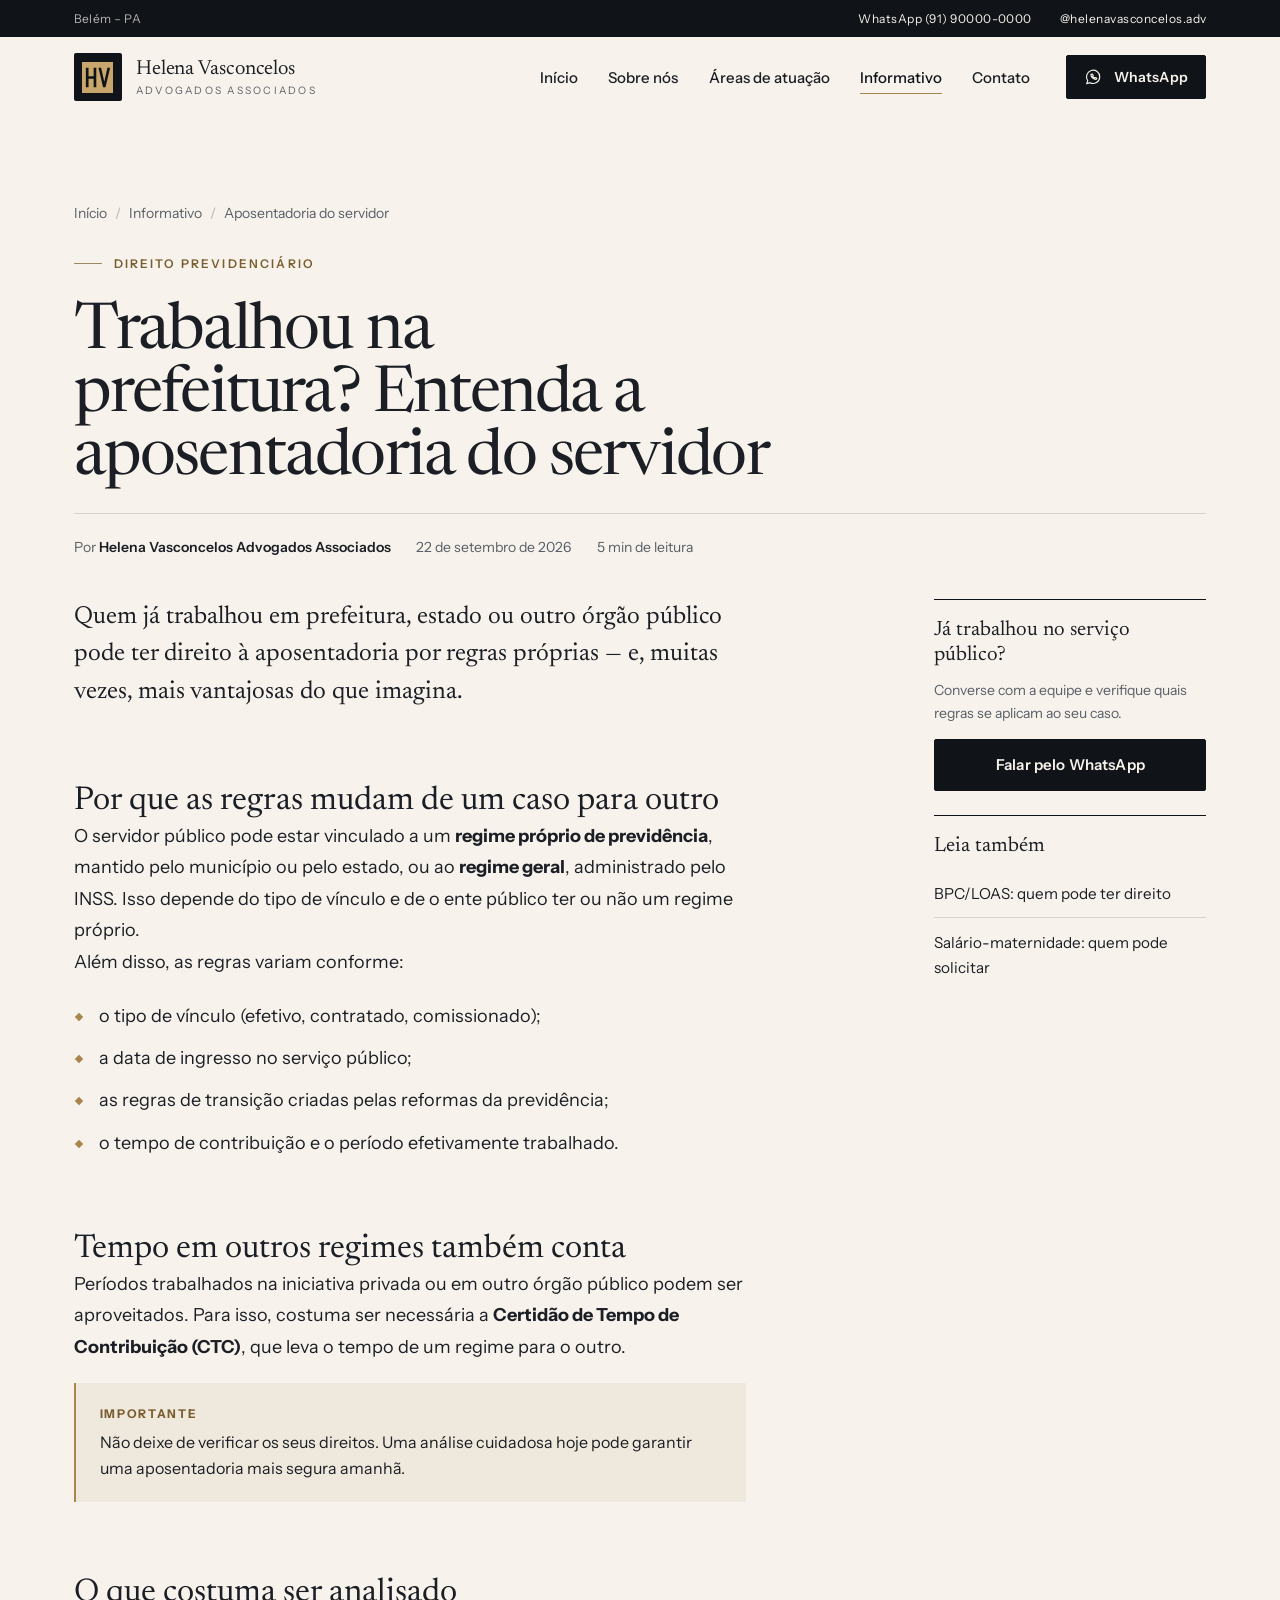
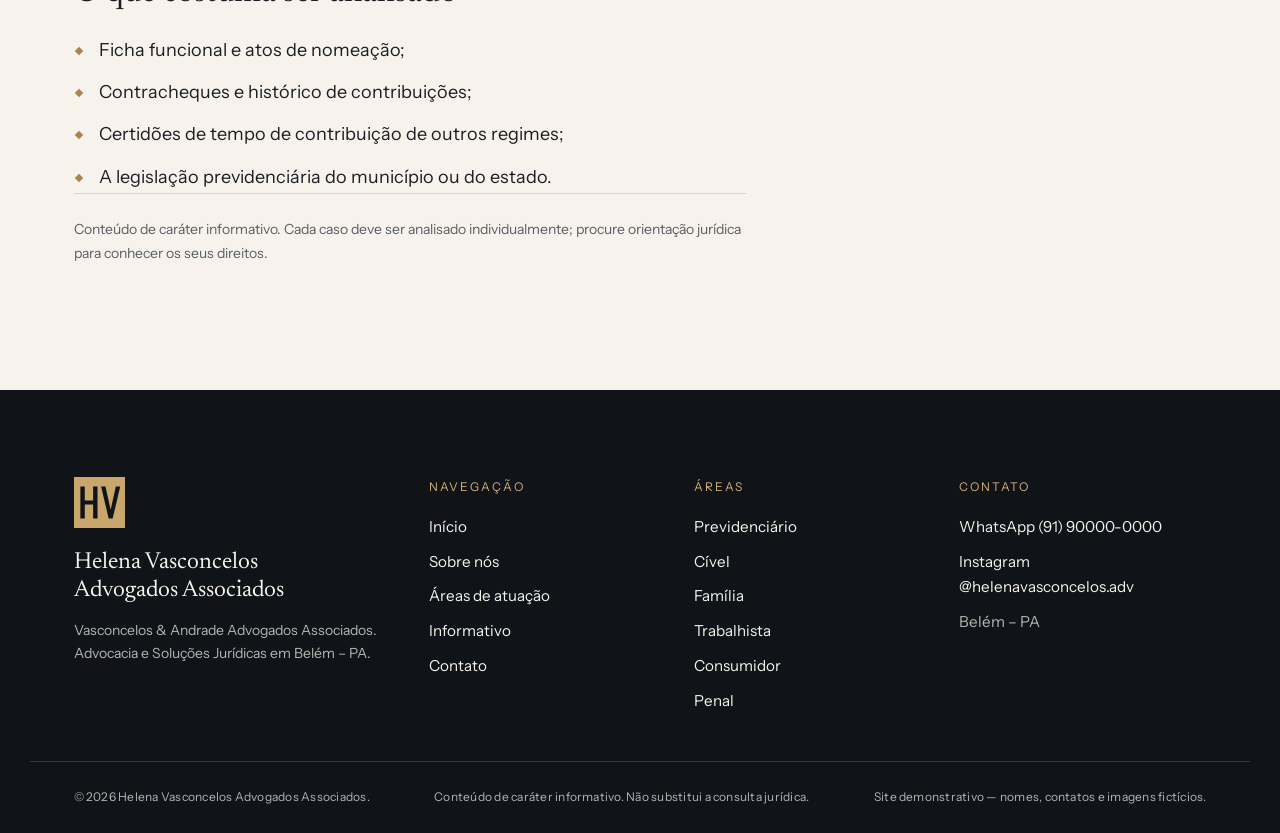
<file: blog/aposentadoria-do-servidor-publico.html>
<!doctype html>
<html lang="pt-BR">
<head>
  <meta charset="utf-8">
  <meta name="viewport" content="width=device-width, initial-scale=1">
  
  <title>Aposentadoria do servidor público: por que cada caso é diferente | Informativo</title>
  <meta name="description" content="Trabalhou na prefeitura? Entenda como regime previdenciário, vínculo e período trabalhado influenciam a aposentadoria do servidor.">
  <link rel="canonical" href="https://seudominio.com.br/blog/aposentadoria-do-servidor-publico.html">
  <meta name="theme-color" content="#101318">

  <meta property="og:type" content="article">
  <meta property="og:locale" content="pt_BR">
  <meta property="og:site_name" content="Helena Vasconcelos | Advocacia">
  <meta property="og:title" content="Aposentadoria do servidor público: por que cada caso é diferente | Informativo">
  <meta property="og:description" content="Trabalhou na prefeitura? Entenda como regime previdenciário, vínculo e período trabalhado influenciam a aposentadoria do servidor.">
  <meta property="og:url" content="https://seudominio.com.br/blog/aposentadoria-do-servidor-publico.html">
  <meta property="og:image" content="https://seudominio.com.br/assets/img/og-image.jpg">
  <meta property="og:image:width" content="1200">
  <meta property="og:image:height" content="630">
  <meta name="twitter:card" content="summary_large_image">

  <link rel="icon" href="../favicon.ico" sizes="any">
  <link rel="icon" href="../favicon-32.png" type="image/png" sizes="32x32">
  <link rel="apple-touch-icon" href="../apple-touch-icon.png">
  <link rel="manifest" href="../site.webmanifest">

  <link rel="preconnect" href="https://fonts.googleapis.com">
  <link rel="preconnect" href="https://fonts.gstatic.com" crossorigin>
  <link rel="stylesheet" href="https://fonts.googleapis.com/css2?family=Instrument+Sans:wght@400;500;600&family=Newsreader:ital,opsz,wght@0,6..72,400;0,6..72,500;1,6..72,400&display=swap">
  <link rel="stylesheet" href="../style.css">
  <script src="../script.js" defer></script>
</head>
<body>
  <a class="skip-link" href="#conteudo">Pular para o conteúdo</a>

  <div class="topbar">
    <div class="container">
      <p>Belém – PA</p>
      <ul>
        <li><a href="https://wa.me/5591900000000" data-wa="Olá! Vim pelo site e gostaria de uma orientação jurídica." target="_blank" rel="noopener">WhatsApp (91) 90000-0000</a></li>
        <li><a href="https://www.instagram.com/" target="_blank" rel="noopener">@helenavasconcelos.adv</a></li>
      </ul>
    </div>
  </div>

  <header class="site-header">
    <div class="container">
      <a class="brand" href="../index.html" aria-label="Helena Vasconcelos Advocacia — página inicial">
        <span class="brand__seal"><img src="../assets/img/hv-mark.svg" alt="" width="64" height="64"></span>
        <span class="brand__text">
          <span class="brand__name">Helena Vasconcelos</span>
          <span class="brand__sub">Advogados Associados</span>
        </span>
      </a>

      <button class="nav-toggle" type="button" aria-expanded="false" aria-controls="site-nav" aria-label="Abrir menu"><span></span></button>

      <nav class="nav" id="site-nav" aria-label="Principal">
        <ul class="nav__list">
          <li><a href="../index.html">Início</a></li>
          <li><a href="../sobre.html">Sobre nós</a></li>
          <li><a href="../areas-de-atuacao.html">Áreas de atuação</a></li>
          <li><a href="../blog.html" aria-current="true">Informativo</a></li>
          <li><a href="../contato.html">Contato</a></li>
        </ul>
        <a class="btn" href="https://wa.me/5591900000000" data-wa="Olá! Vim pelo site e gostaria de uma orientação jurídica." target="_blank" rel="noopener">
          <svg viewBox="0 0 24 24" fill="none" stroke="currentColor" stroke-width="1.5" stroke-linejoin="round" aria-hidden="true"><path d="M20.5 11.6a8.6 8.6 0 0 1-12.7 7.5L3.5 20.5l1.4-4.1a8.6 8.6 0 1 1 15.6-4.8Z"/><path d="M9 8.3c.1 3.4 3.3 6.5 6.7 6.7l1-1.5-2-1.1-.9.7a4.5 4.5 0 0 1-2.4-2.4l.7-.9-1.1-2-2 .5Z"/></svg>
          WhatsApp
        </a>
      </nav>
    </div>
  </header>

  <main id="conteudo">

    <article>
      <header class="article-head">
        <div class="container">
          <ol class="breadcrumb" aria-label="Você está em">
            <li><a href="../index.html">Início</a></li>
            <li><a href="../blog.html">Informativo</a></li>
            <li aria-current="page">Aposentadoria do servidor</li>
          </ol>
          <p class="eyebrow">Direito Previdenciário</p>
          <h1 class="display">Trabalhou na prefeitura? Entenda a aposentadoria do servidor</h1>
          <div class="article-meta">
            <span>Por <strong>Helena Vasconcelos Advogados Associados</strong></span>
            <time datetime="2026-09-22">22 de setembro de 2026</time>
            <span>5 min de leitura</span>
          </div>
        </div>
      </header>

      <div class="container article">
        <div class="prose">
          <p class="intro">Quem já trabalhou em prefeitura, estado ou outro órgão público pode ter direito à aposentadoria por regras próprias — e, muitas vezes, mais vantajosas do que imagina.</p>

          <h2>Por que as regras mudam de um caso para outro</h2>
          <p>O servidor público pode estar vinculado a um <strong>regime próprio de previdência</strong>, mantido pelo município ou pelo estado, ou ao <strong>regime geral</strong>, administrado pelo INSS. Isso depende do tipo de vínculo e de o ente público ter ou não um regime próprio.</p>
          <p>Além disso, as regras variam conforme:</p>
          <ul>
            <li>o tipo de vínculo (efetivo, contratado, comissionado);</li>
            <li>a data de ingresso no serviço público;</li>
            <li>as regras de transição criadas pelas reformas da previdência;</li>
            <li>o tempo de contribuição e o período efetivamente trabalhado.</li>
          </ul>

          <h2>Tempo em outros regimes também conta</h2>
          <p>Períodos trabalhados na iniciativa privada ou em outro órgão público podem ser aproveitados. Para isso, costuma ser necessária a <strong>Certidão de Tempo de Contribuição (CTC)</strong>, que leva o tempo de um regime para o outro.</p>

          <div class="callout">
            <strong>Importante</strong>
            Não deixe de verificar os seus direitos. Uma análise cuidadosa hoje pode garantir uma aposentadoria mais segura amanhã.
          </div>

          <h2>O que costuma ser analisado</h2>
          <ul>
            <li>Ficha funcional e atos de nomeação;</li>
            <li>Contracheques e histórico de contribuições;</li>
            <li>Certidões de tempo de contribuição de outros regimes;</li>
            <li>A legislação previdenciária do município ou do estado.</li>
          </ul>

          <p class="disclaimer">Conteúdo de caráter informativo. Cada caso deve ser analisado individualmente; procure orientação jurídica para conhecer os seus direitos.</p>
        </div>

        <aside class="article-aside" aria-label="Atendimento e leituras relacionadas">
          <div class="aside-box">
            <h2>Já trabalhou no serviço público?</h2>
            <p>Converse com a equipe e verifique quais regras se aplicam ao seu caso.</p>
            <a class="btn" href="https://wa.me/5591900000000" data-wa="Olá! Li o artigo sobre aposentadoria do servidor público e gostaria de uma orientação." target="_blank" rel="noopener">Falar pelo WhatsApp</a>
          </div>
          <div class="aside-box">
            <h2>Leia também</h2>
            <ul>
              <li><a href="../blog/bpc-loas-quem-tem-direito.html">BPC/LOAS: quem pode ter direito</a></li>
              <li><a href="../blog/salario-maternidade-quem-pode-solicitar.html">Salário-maternidade: quem pode solicitar</a></li>
            </ul>
          </div>
        </aside>
      </div>
    </article>
  </main>

  <footer class="site-footer">
    <div class="container footer__top">
      <div class="footer__brand">
        <img src="../assets/img/hv-mark.svg" alt="" width="64" height="64" loading="lazy">
        <strong>Helena Vasconcelos<br>Advogados Associados</strong>
        <p>Vasconcelos &amp; Andrade Advogados Associados. Advocacia e Soluções Jurídicas em Belém – PA.</p>
      </div>
      <div>
        <p class="footer__title">Navegação</p>
        <ul>
          <li><a href="../index.html">Início</a></li>
          <li><a href="../sobre.html">Sobre nós</a></li>
          <li><a href="../areas-de-atuacao.html">Áreas de atuação</a></li>
          <li><a href="../blog.html">Informativo</a></li>
          <li><a href="../contato.html">Contato</a></li>
        </ul>
      </div>
      <div>
        <p class="footer__title">Áreas</p>
        <ul>
          <li><a href="../areas-de-atuacao.html#previdenciario">Previdenciário</a></li>
          <li><a href="../areas-de-atuacao.html#civel">Cível</a></li>
          <li><a href="../areas-de-atuacao.html#familia">Família</a></li>
          <li><a href="../areas-de-atuacao.html#trabalhista">Trabalhista</a></li>
          <li><a href="../areas-de-atuacao.html#consumidor">Consumidor</a></li>
          <li><a href="../areas-de-atuacao.html#penal">Penal</a></li>
        </ul>
      </div>
      <div>
        <p class="footer__title">Contato</p>
        <ul>
          <li><a href="https://wa.me/5591900000000" data-wa="Olá! Vim pelo site e gostaria de uma orientação jurídica." target="_blank" rel="noopener">WhatsApp (91) 90000-0000</a></li>
          <li><a href="https://www.instagram.com/" target="_blank" rel="noopener">Instagram @helenavasconcelos.adv</a></li>
          <li>Belém – PA</li>
        </ul>
      </div>
    </div>
    <div class="container footer__bottom">
      <p>© <span data-year>2026</span> Helena Vasconcelos Advogados Associados.</p>
      <p>Conteúdo de caráter informativo. Não substitui a consulta jurídica.</p>
      <p>Site demonstrativo — nomes, contatos e imagens fictícios.</p>
    </div>
  </footer>

  <a class="wa-float" href="https://wa.me/5591900000000" data-wa="Olá! Vim pelo site e gostaria de uma orientação jurídica." target="_blank" rel="noopener" aria-label="Conversar pelo WhatsApp">
    <svg viewBox="0 0 24 24" fill="none" stroke="currentColor" stroke-width="1.5" stroke-linejoin="round" aria-hidden="true"><path d="M20.5 11.6a8.6 8.6 0 0 1-12.7 7.5L3.5 20.5l1.4-4.1a8.6 8.6 0 1 1 15.6-4.8Z"/><path d="M9 8.3c.1 3.4 3.3 6.5 6.7 6.7l1-1.5-2-1.1-.9.7a4.5 4.5 0 0 1-2.4-2.4l.7-.9-1.1-2-2 .5Z"/></svg>
    <span>WhatsApp</span>
  </a>
</body>
</html>
</file>
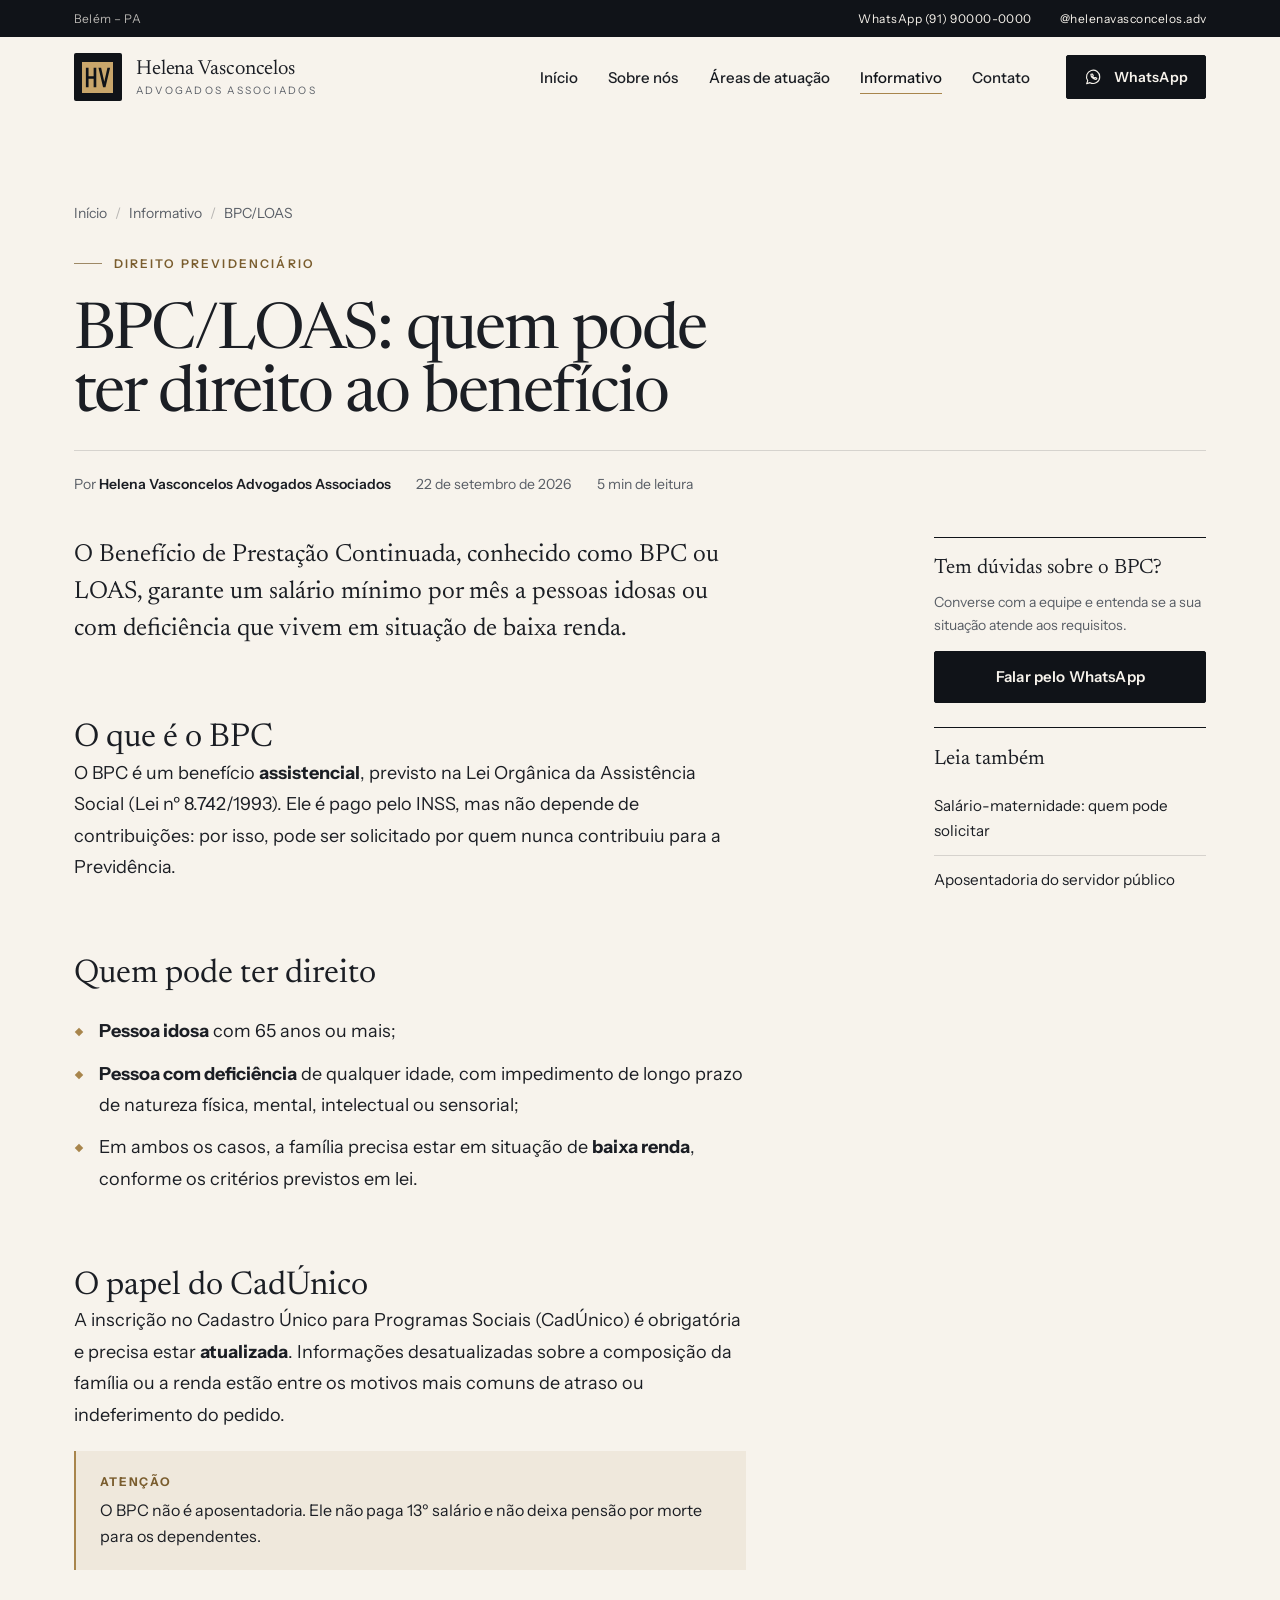
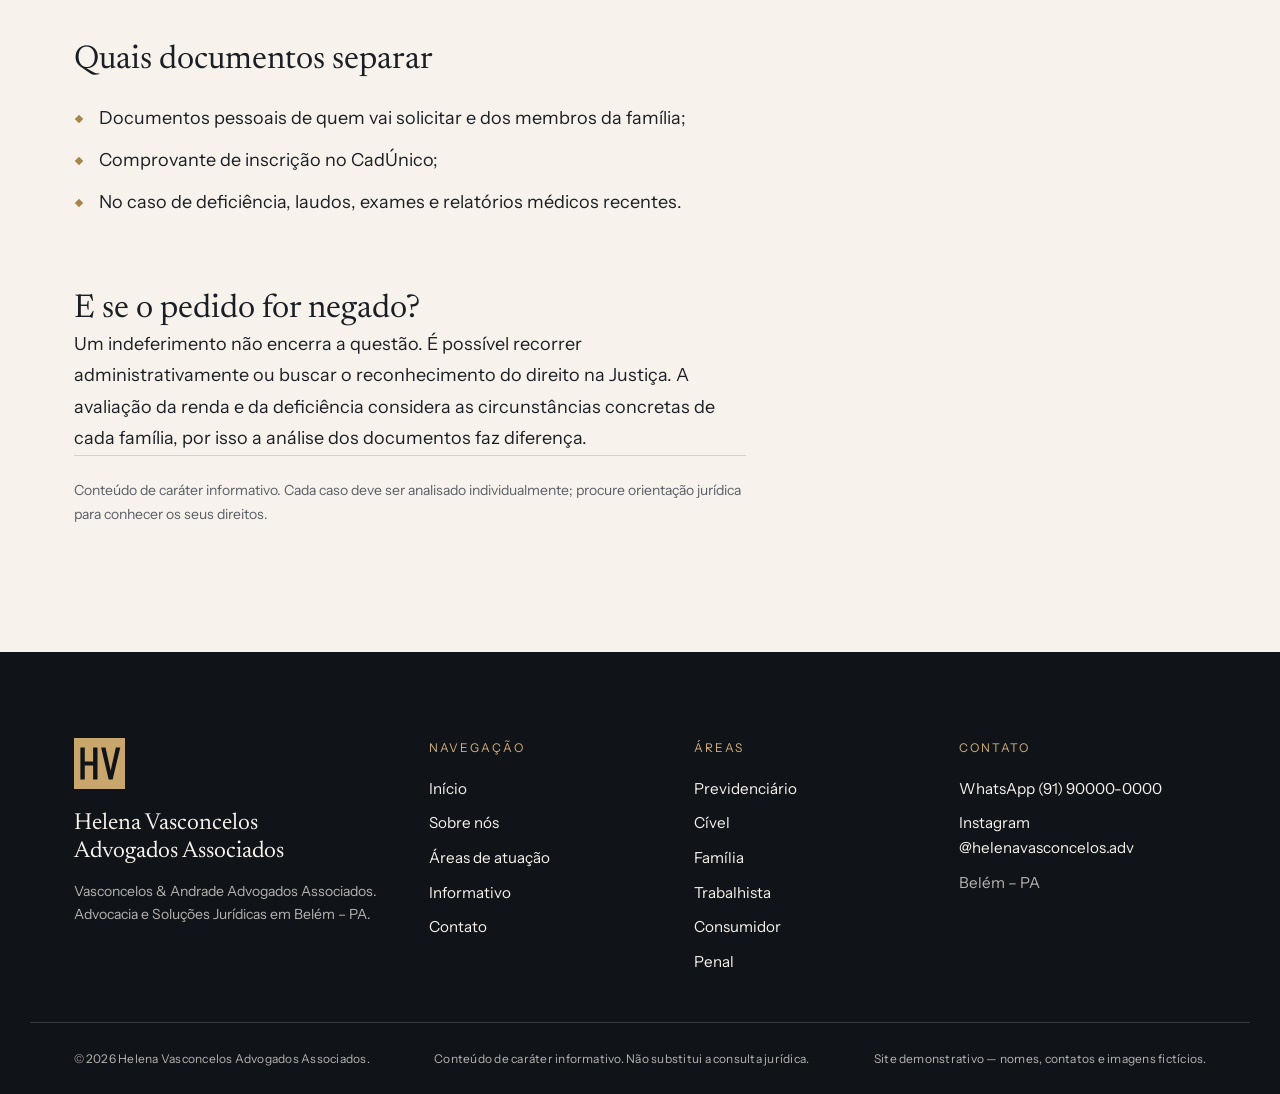
<file: blog/bpc-loas-quem-tem-direito.html>
<!doctype html>
<html lang="pt-BR">
<head>
  <meta charset="utf-8">
  <meta name="viewport" content="width=device-width, initial-scale=1">
  
  <title>BPC/LOAS: quem pode ter direito ao benefício | Informativo</title>
  <meta name="description" content="Entenda o que é o BPC/LOAS, quem pode solicitar, a importância do CadÚnico atualizado e o que o benefício não paga.">
  <link rel="canonical" href="https://seudominio.com.br/blog/bpc-loas-quem-tem-direito.html">
  <meta name="theme-color" content="#101318">

  <meta property="og:type" content="article">
  <meta property="og:locale" content="pt_BR">
  <meta property="og:site_name" content="Helena Vasconcelos | Advocacia">
  <meta property="og:title" content="BPC/LOAS: quem pode ter direito ao benefício | Informativo">
  <meta property="og:description" content="Entenda o que é o BPC/LOAS, quem pode solicitar, a importância do CadÚnico atualizado e o que o benefício não paga.">
  <meta property="og:url" content="https://seudominio.com.br/blog/bpc-loas-quem-tem-direito.html">
  <meta property="og:image" content="https://seudominio.com.br/assets/img/og-image.jpg">
  <meta property="og:image:width" content="1200">
  <meta property="og:image:height" content="630">
  <meta name="twitter:card" content="summary_large_image">

  <link rel="icon" href="../favicon.ico" sizes="any">
  <link rel="icon" href="../favicon-32.png" type="image/png" sizes="32x32">
  <link rel="apple-touch-icon" href="../apple-touch-icon.png">
  <link rel="manifest" href="../site.webmanifest">

  <link rel="preconnect" href="https://fonts.googleapis.com">
  <link rel="preconnect" href="https://fonts.gstatic.com" crossorigin>
  <link rel="stylesheet" href="https://fonts.googleapis.com/css2?family=Instrument+Sans:wght@400;500;600&family=Newsreader:ital,opsz,wght@0,6..72,400;0,6..72,500;1,6..72,400&display=swap">
  <link rel="stylesheet" href="../style.css">
  <script src="../script.js" defer></script>
</head>
<body>
  <a class="skip-link" href="#conteudo">Pular para o conteúdo</a>

  <div class="topbar">
    <div class="container">
      <p>Belém – PA</p>
      <ul>
        <li><a href="https://wa.me/5591900000000" data-wa="Olá! Vim pelo site e gostaria de uma orientação jurídica." target="_blank" rel="noopener">WhatsApp (91) 90000-0000</a></li>
        <li><a href="https://www.instagram.com/" target="_blank" rel="noopener">@helenavasconcelos.adv</a></li>
      </ul>
    </div>
  </div>

  <header class="site-header">
    <div class="container">
      <a class="brand" href="../index.html" aria-label="Helena Vasconcelos Advocacia — página inicial">
        <span class="brand__seal"><img src="../assets/img/hv-mark.svg" alt="" width="64" height="64"></span>
        <span class="brand__text">
          <span class="brand__name">Helena Vasconcelos</span>
          <span class="brand__sub">Advogados Associados</span>
        </span>
      </a>

      <button class="nav-toggle" type="button" aria-expanded="false" aria-controls="site-nav" aria-label="Abrir menu"><span></span></button>

      <nav class="nav" id="site-nav" aria-label="Principal">
        <ul class="nav__list">
          <li><a href="../index.html">Início</a></li>
          <li><a href="../sobre.html">Sobre nós</a></li>
          <li><a href="../areas-de-atuacao.html">Áreas de atuação</a></li>
          <li><a href="../blog.html" aria-current="true">Informativo</a></li>
          <li><a href="../contato.html">Contato</a></li>
        </ul>
        <a class="btn" href="https://wa.me/5591900000000" data-wa="Olá! Vim pelo site e gostaria de uma orientação jurídica." target="_blank" rel="noopener">
          <svg viewBox="0 0 24 24" fill="none" stroke="currentColor" stroke-width="1.5" stroke-linejoin="round" aria-hidden="true"><path d="M20.5 11.6a8.6 8.6 0 0 1-12.7 7.5L3.5 20.5l1.4-4.1a8.6 8.6 0 1 1 15.6-4.8Z"/><path d="M9 8.3c.1 3.4 3.3 6.5 6.7 6.7l1-1.5-2-1.1-.9.7a4.5 4.5 0 0 1-2.4-2.4l.7-.9-1.1-2-2 .5Z"/></svg>
          WhatsApp
        </a>
      </nav>
    </div>
  </header>

  <main id="conteudo">

    <article>
      <header class="article-head">
        <div class="container">
          <ol class="breadcrumb" aria-label="Você está em">
            <li><a href="../index.html">Início</a></li>
            <li><a href="../blog.html">Informativo</a></li>
            <li aria-current="page">BPC/LOAS</li>
          </ol>
          <p class="eyebrow">Direito Previdenciário</p>
          <h1 class="display">BPC/LOAS: quem pode ter direito ao benefício</h1>
          <div class="article-meta">
            <span>Por <strong>Helena Vasconcelos Advogados Associados</strong></span>
            <time datetime="2026-09-22">22 de setembro de 2026</time>
            <span>5 min de leitura</span>
          </div>
        </div>
      </header>

      <div class="container article">
        <div class="prose">
          <p class="intro">O Benefício de Prestação Continuada, conhecido como BPC ou LOAS, garante um salário mínimo por mês a pessoas idosas ou com deficiência que vivem em situação de baixa renda.</p>

          <h2>O que é o BPC</h2>
          <p>O BPC é um benefício <strong>assistencial</strong>, previsto na Lei Orgânica da Assistência Social (Lei nº 8.742/1993). Ele é pago pelo INSS, mas não depende de contribuições: por isso, pode ser solicitado por quem nunca contribuiu para a Previdência.</p>

          <h2>Quem pode ter direito</h2>
          <ul>
            <li><strong>Pessoa idosa</strong> com 65 anos ou mais;</li>
            <li><strong>Pessoa com deficiência</strong> de qualquer idade, com impedimento de longo prazo de natureza física, mental, intelectual ou sensorial;</li>
            <li>Em ambos os casos, a família precisa estar em situação de <strong>baixa renda</strong>, conforme os critérios previstos em lei.</li>
          </ul>

          <h2>O papel do CadÚnico</h2>
          <p>A inscrição no Cadastro Único para Programas Sociais (CadÚnico) é obrigatória e precisa estar <strong>atualizada</strong>. Informações desatualizadas sobre a composição da família ou a renda estão entre os motivos mais comuns de atraso ou indeferimento do pedido.</p>

          <div class="callout">
            <strong>Atenção</strong>
            O BPC não é aposentadoria. Ele não paga 13º salário e não deixa pensão por morte para os dependentes.
          </div>

          <h2>Quais documentos separar</h2>
          <ul>
            <li>Documentos pessoais de quem vai solicitar e dos membros da família;</li>
            <li>Comprovante de inscrição no CadÚnico;</li>
            <li>No caso de deficiência, laudos, exames e relatórios médicos recentes.</li>
          </ul>

          <h2>E se o pedido for negado?</h2>
          <p>Um indeferimento não encerra a questão. É possível recorrer administrativamente ou buscar o reconhecimento do direito na Justiça. A avaliação da renda e da deficiência considera as circunstâncias concretas de cada família, por isso a análise dos documentos faz diferença.</p>

          <p class="disclaimer">Conteúdo de caráter informativo. Cada caso deve ser analisado individualmente; procure orientação jurídica para conhecer os seus direitos.</p>
        </div>

        <aside class="article-aside" aria-label="Atendimento e leituras relacionadas">
          <div class="aside-box">
            <h2>Tem dúvidas sobre o BPC?</h2>
            <p>Converse com a equipe e entenda se a sua situação atende aos requisitos.</p>
            <a class="btn" href="https://wa.me/5591900000000" data-wa="Olá! Li o artigo sobre BPC/LOAS e gostaria de uma orientação." target="_blank" rel="noopener">Falar pelo WhatsApp</a>
          </div>
          <div class="aside-box">
            <h2>Leia também</h2>
            <ul>
              <li><a href="../blog/salario-maternidade-quem-pode-solicitar.html">Salário-maternidade: quem pode solicitar</a></li>
              <li><a href="../blog/aposentadoria-do-servidor-publico.html">Aposentadoria do servidor público</a></li>
            </ul>
          </div>
        </aside>
      </div>
    </article>
  </main>

  <footer class="site-footer">
    <div class="container footer__top">
      <div class="footer__brand">
        <img src="../assets/img/hv-mark.svg" alt="" width="64" height="64" loading="lazy">
        <strong>Helena Vasconcelos<br>Advogados Associados</strong>
        <p>Vasconcelos &amp; Andrade Advogados Associados. Advocacia e Soluções Jurídicas em Belém – PA.</p>
      </div>
      <div>
        <p class="footer__title">Navegação</p>
        <ul>
          <li><a href="../index.html">Início</a></li>
          <li><a href="../sobre.html">Sobre nós</a></li>
          <li><a href="../areas-de-atuacao.html">Áreas de atuação</a></li>
          <li><a href="../blog.html">Informativo</a></li>
          <li><a href="../contato.html">Contato</a></li>
        </ul>
      </div>
      <div>
        <p class="footer__title">Áreas</p>
        <ul>
          <li><a href="../areas-de-atuacao.html#previdenciario">Previdenciário</a></li>
          <li><a href="../areas-de-atuacao.html#civel">Cível</a></li>
          <li><a href="../areas-de-atuacao.html#familia">Família</a></li>
          <li><a href="../areas-de-atuacao.html#trabalhista">Trabalhista</a></li>
          <li><a href="../areas-de-atuacao.html#consumidor">Consumidor</a></li>
          <li><a href="../areas-de-atuacao.html#penal">Penal</a></li>
        </ul>
      </div>
      <div>
        <p class="footer__title">Contato</p>
        <ul>
          <li><a href="https://wa.me/5591900000000" data-wa="Olá! Vim pelo site e gostaria de uma orientação jurídica." target="_blank" rel="noopener">WhatsApp (91) 90000-0000</a></li>
          <li><a href="https://www.instagram.com/" target="_blank" rel="noopener">Instagram @helenavasconcelos.adv</a></li>
          <li>Belém – PA</li>
        </ul>
      </div>
    </div>
    <div class="container footer__bottom">
      <p>© <span data-year>2026</span> Helena Vasconcelos Advogados Associados.</p>
      <p>Conteúdo de caráter informativo. Não substitui a consulta jurídica.</p>
      <p>Site demonstrativo — nomes, contatos e imagens fictícios.</p>
    </div>
  </footer>

  <a class="wa-float" href="https://wa.me/5591900000000" data-wa="Olá! Vim pelo site e gostaria de uma orientação jurídica." target="_blank" rel="noopener" aria-label="Conversar pelo WhatsApp">
    <svg viewBox="0 0 24 24" fill="none" stroke="currentColor" stroke-width="1.5" stroke-linejoin="round" aria-hidden="true"><path d="M20.5 11.6a8.6 8.6 0 0 1-12.7 7.5L3.5 20.5l1.4-4.1a8.6 8.6 0 1 1 15.6-4.8Z"/><path d="M9 8.3c.1 3.4 3.3 6.5 6.7 6.7l1-1.5-2-1.1-.9.7a4.5 4.5 0 0 1-2.4-2.4l.7-.9-1.1-2-2 .5Z"/></svg>
    <span>WhatsApp</span>
  </a>
</body>
</html>
</file>
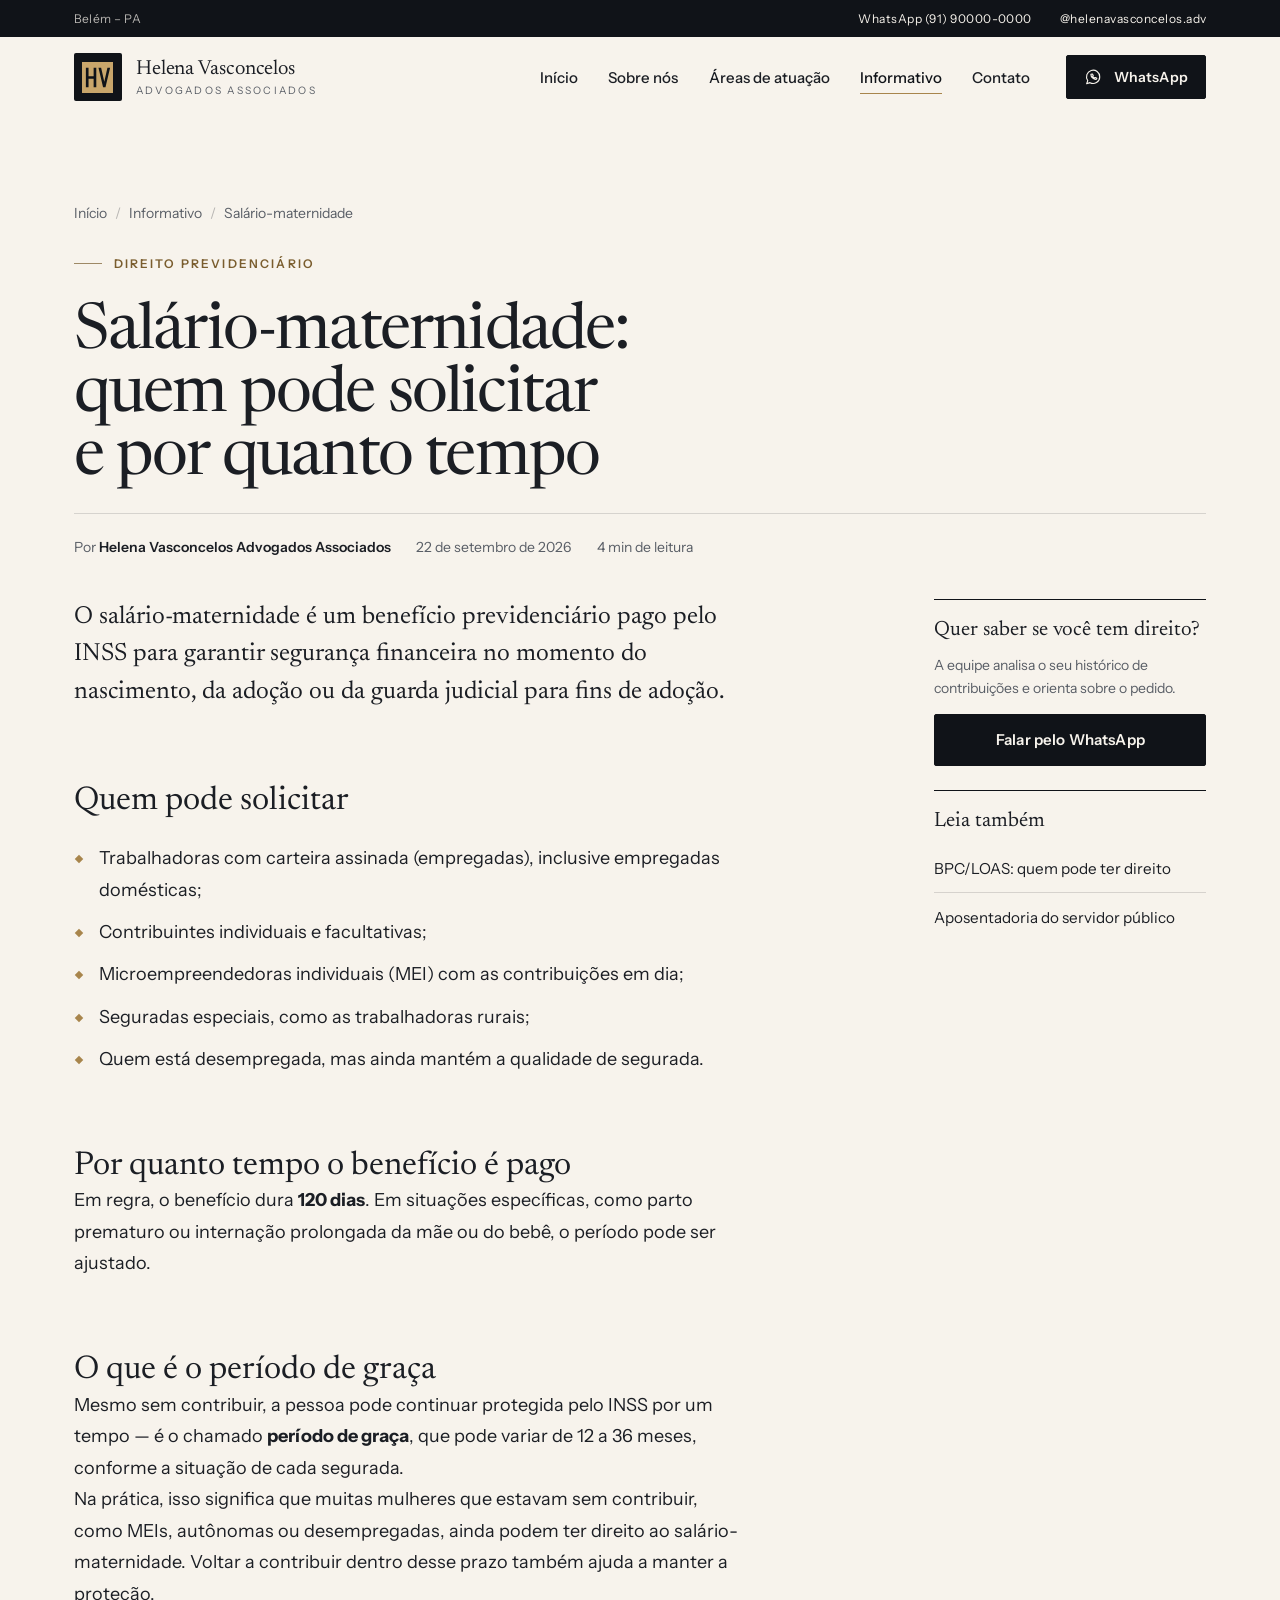
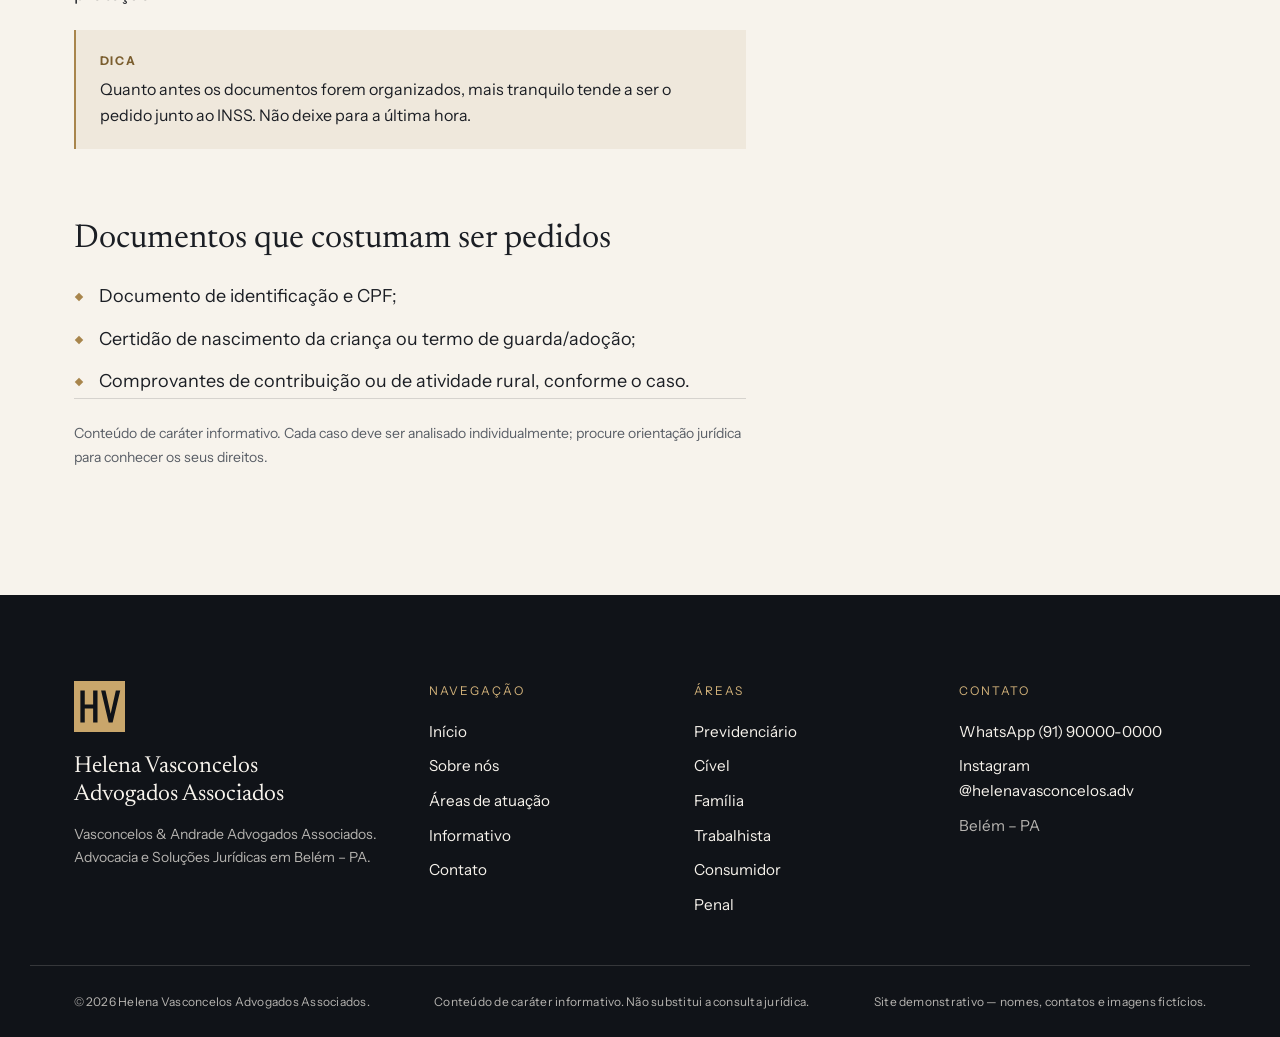
<file: blog/salario-maternidade-quem-pode-solicitar.html>
<!doctype html>
<html lang="pt-BR">
<head>
  <meta charset="utf-8">
  <meta name="viewport" content="width=device-width, initial-scale=1">
  
  <title>Salário-maternidade: quem pode solicitar e por quanto tempo | Informativo</title>
  <meta name="description" content="Quem tem direito ao salário-maternidade, por quanto tempo o benefício é pago e como funciona o período de graça do INSS.">
  <link rel="canonical" href="https://seudominio.com.br/blog/salario-maternidade-quem-pode-solicitar.html">
  <meta name="theme-color" content="#101318">

  <meta property="og:type" content="article">
  <meta property="og:locale" content="pt_BR">
  <meta property="og:site_name" content="Helena Vasconcelos | Advocacia">
  <meta property="og:title" content="Salário-maternidade: quem pode solicitar e por quanto tempo | Informativo">
  <meta property="og:description" content="Quem tem direito ao salário-maternidade, por quanto tempo o benefício é pago e como funciona o período de graça do INSS.">
  <meta property="og:url" content="https://seudominio.com.br/blog/salario-maternidade-quem-pode-solicitar.html">
  <meta property="og:image" content="https://seudominio.com.br/assets/img/og-image.jpg">
  <meta property="og:image:width" content="1200">
  <meta property="og:image:height" content="630">
  <meta name="twitter:card" content="summary_large_image">

  <link rel="icon" href="../favicon.ico" sizes="any">
  <link rel="icon" href="../favicon-32.png" type="image/png" sizes="32x32">
  <link rel="apple-touch-icon" href="../apple-touch-icon.png">
  <link rel="manifest" href="../site.webmanifest">

  <link rel="preconnect" href="https://fonts.googleapis.com">
  <link rel="preconnect" href="https://fonts.gstatic.com" crossorigin>
  <link rel="stylesheet" href="https://fonts.googleapis.com/css2?family=Instrument+Sans:wght@400;500;600&family=Newsreader:ital,opsz,wght@0,6..72,400;0,6..72,500;1,6..72,400&display=swap">
  <link rel="stylesheet" href="../style.css">
  <script src="../script.js" defer></script>
</head>
<body>
  <a class="skip-link" href="#conteudo">Pular para o conteúdo</a>

  <div class="topbar">
    <div class="container">
      <p>Belém – PA</p>
      <ul>
        <li><a href="https://wa.me/5591900000000" data-wa="Olá! Vim pelo site e gostaria de uma orientação jurídica." target="_blank" rel="noopener">WhatsApp (91) 90000-0000</a></li>
        <li><a href="https://www.instagram.com/" target="_blank" rel="noopener">@helenavasconcelos.adv</a></li>
      </ul>
    </div>
  </div>

  <header class="site-header">
    <div class="container">
      <a class="brand" href="../index.html" aria-label="Helena Vasconcelos Advocacia — página inicial">
        <span class="brand__seal"><img src="../assets/img/hv-mark.svg" alt="" width="64" height="64"></span>
        <span class="brand__text">
          <span class="brand__name">Helena Vasconcelos</span>
          <span class="brand__sub">Advogados Associados</span>
        </span>
      </a>

      <button class="nav-toggle" type="button" aria-expanded="false" aria-controls="site-nav" aria-label="Abrir menu"><span></span></button>

      <nav class="nav" id="site-nav" aria-label="Principal">
        <ul class="nav__list">
          <li><a href="../index.html">Início</a></li>
          <li><a href="../sobre.html">Sobre nós</a></li>
          <li><a href="../areas-de-atuacao.html">Áreas de atuação</a></li>
          <li><a href="../blog.html" aria-current="true">Informativo</a></li>
          <li><a href="../contato.html">Contato</a></li>
        </ul>
        <a class="btn" href="https://wa.me/5591900000000" data-wa="Olá! Vim pelo site e gostaria de uma orientação jurídica." target="_blank" rel="noopener">
          <svg viewBox="0 0 24 24" fill="none" stroke="currentColor" stroke-width="1.5" stroke-linejoin="round" aria-hidden="true"><path d="M20.5 11.6a8.6 8.6 0 0 1-12.7 7.5L3.5 20.5l1.4-4.1a8.6 8.6 0 1 1 15.6-4.8Z"/><path d="M9 8.3c.1 3.4 3.3 6.5 6.7 6.7l1-1.5-2-1.1-.9.7a4.5 4.5 0 0 1-2.4-2.4l.7-.9-1.1-2-2 .5Z"/></svg>
          WhatsApp
        </a>
      </nav>
    </div>
  </header>

  <main id="conteudo">

    <article>
      <header class="article-head">
        <div class="container">
          <ol class="breadcrumb" aria-label="Você está em">
            <li><a href="../index.html">Início</a></li>
            <li><a href="../blog.html">Informativo</a></li>
            <li aria-current="page">Salário-maternidade</li>
          </ol>
          <p class="eyebrow">Direito Previdenciário</p>
          <h1 class="display">Salário-maternidade: quem pode solicitar e por quanto tempo</h1>
          <div class="article-meta">
            <span>Por <strong>Helena Vasconcelos Advogados Associados</strong></span>
            <time datetime="2026-09-22">22 de setembro de 2026</time>
            <span>4 min de leitura</span>
          </div>
        </div>
      </header>

      <div class="container article">
        <div class="prose">
          <p class="intro">O salário-maternidade é um benefício previdenciário pago pelo INSS para garantir segurança financeira no momento do nascimento, da adoção ou da guarda judicial para fins de adoção.</p>

          <h2>Quem pode solicitar</h2>
          <ul>
            <li>Trabalhadoras com carteira assinada (empregadas), inclusive empregadas domésticas;</li>
            <li>Contribuintes individuais e facultativas;</li>
            <li>Microempreendedoras individuais (MEI) com as contribuições em dia;</li>
            <li>Seguradas especiais, como as trabalhadoras rurais;</li>
            <li>Quem está desempregada, mas ainda mantém a qualidade de segurada.</li>
          </ul>

          <h2>Por quanto tempo o benefício é pago</h2>
          <p>Em regra, o benefício dura <strong>120 dias</strong>. Em situações específicas, como parto prematuro ou internação prolongada da mãe ou do bebê, o período pode ser ajustado.</p>

          <h2>O que é o período de graça</h2>
          <p>Mesmo sem contribuir, a pessoa pode continuar protegida pelo INSS por um tempo — é o chamado <strong>período de graça</strong>, que pode variar de 12 a 36 meses, conforme a situação de cada segurada.</p>
          <p>Na prática, isso significa que muitas mulheres que estavam sem contribuir, como MEIs, autônomas ou desempregadas, ainda podem ter direito ao salário-maternidade. Voltar a contribuir dentro desse prazo também ajuda a manter a proteção.</p>

          <div class="callout">
            <strong>Dica</strong>
            Quanto antes os documentos forem organizados, mais tranquilo tende a ser o pedido junto ao INSS. Não deixe para a última hora.
          </div>

          <h2>Documentos que costumam ser pedidos</h2>
          <ul>
            <li>Documento de identificação e CPF;</li>
            <li>Certidão de nascimento da criança ou termo de guarda/adoção;</li>
            <li>Comprovantes de contribuição ou de atividade rural, conforme o caso.</li>
          </ul>

          <p class="disclaimer">Conteúdo de caráter informativo. Cada caso deve ser analisado individualmente; procure orientação jurídica para conhecer os seus direitos.</p>
        </div>

        <aside class="article-aside" aria-label="Atendimento e leituras relacionadas">
          <div class="aside-box">
            <h2>Quer saber se você tem direito?</h2>
            <p>A equipe analisa o seu histórico de contribuições e orienta sobre o pedido.</p>
            <a class="btn" href="https://wa.me/5591900000000" data-wa="Olá! Li o artigo sobre salário-maternidade e gostaria de uma orientação." target="_blank" rel="noopener">Falar pelo WhatsApp</a>
          </div>
          <div class="aside-box">
            <h2>Leia também</h2>
            <ul>
              <li><a href="../blog/bpc-loas-quem-tem-direito.html">BPC/LOAS: quem pode ter direito</a></li>
              <li><a href="../blog/aposentadoria-do-servidor-publico.html">Aposentadoria do servidor público</a></li>
            </ul>
          </div>
        </aside>
      </div>
    </article>
  </main>

  <footer class="site-footer">
    <div class="container footer__top">
      <div class="footer__brand">
        <img src="../assets/img/hv-mark.svg" alt="" width="64" height="64" loading="lazy">
        <strong>Helena Vasconcelos<br>Advogados Associados</strong>
        <p>Vasconcelos &amp; Andrade Advogados Associados. Advocacia e Soluções Jurídicas em Belém – PA.</p>
      </div>
      <div>
        <p class="footer__title">Navegação</p>
        <ul>
          <li><a href="../index.html">Início</a></li>
          <li><a href="../sobre.html">Sobre nós</a></li>
          <li><a href="../areas-de-atuacao.html">Áreas de atuação</a></li>
          <li><a href="../blog.html">Informativo</a></li>
          <li><a href="../contato.html">Contato</a></li>
        </ul>
      </div>
      <div>
        <p class="footer__title">Áreas</p>
        <ul>
          <li><a href="../areas-de-atuacao.html#previdenciario">Previdenciário</a></li>
          <li><a href="../areas-de-atuacao.html#civel">Cível</a></li>
          <li><a href="../areas-de-atuacao.html#familia">Família</a></li>
          <li><a href="../areas-de-atuacao.html#trabalhista">Trabalhista</a></li>
          <li><a href="../areas-de-atuacao.html#consumidor">Consumidor</a></li>
          <li><a href="../areas-de-atuacao.html#penal">Penal</a></li>
        </ul>
      </div>
      <div>
        <p class="footer__title">Contato</p>
        <ul>
          <li><a href="https://wa.me/5591900000000" data-wa="Olá! Vim pelo site e gostaria de uma orientação jurídica." target="_blank" rel="noopener">WhatsApp (91) 90000-0000</a></li>
          <li><a href="https://www.instagram.com/" target="_blank" rel="noopener">Instagram @helenavasconcelos.adv</a></li>
          <li>Belém – PA</li>
        </ul>
      </div>
    </div>
    <div class="container footer__bottom">
      <p>© <span data-year>2026</span> Helena Vasconcelos Advogados Associados.</p>
      <p>Conteúdo de caráter informativo. Não substitui a consulta jurídica.</p>
      <p>Site demonstrativo — nomes, contatos e imagens fictícios.</p>
    </div>
  </footer>

  <a class="wa-float" href="https://wa.me/5591900000000" data-wa="Olá! Vim pelo site e gostaria de uma orientação jurídica." target="_blank" rel="noopener" aria-label="Conversar pelo WhatsApp">
    <svg viewBox="0 0 24 24" fill="none" stroke="currentColor" stroke-width="1.5" stroke-linejoin="round" aria-hidden="true"><path d="M20.5 11.6a8.6 8.6 0 0 1-12.7 7.5L3.5 20.5l1.4-4.1a8.6 8.6 0 1 1 15.6-4.8Z"/><path d="M9 8.3c.1 3.4 3.3 6.5 6.7 6.7l1-1.5-2-1.1-.9.7a4.5 4.5 0 0 1-2.4-2.4l.7-.9-1.1-2-2 .5Z"/></svg>
    <span>WhatsApp</span>
  </a>
</body>
</html>
</file>
<file: style.css>
/* ==========================================================================
   Helena Vasconcelos · Advocacia
   Identidade: preto e dourado do monograma "HV",
   com azul-marinho e creme como apoio institucional.
   ========================================================================== */

:root {
  /* Cor */
  --ink: #101318;          /* preto da marca, levemente azulado */
  --ink-2: #1a1e25;
  --navy: #15223b;         /* azul-marinho institucional */
  --navy-2: #1c2c4b;
  --paper: #f7f3ec;        /* off-white quente */
  --paper-2: #efe8dc;      /* creme dos materiais da marca */
  --white: #fffdf9;
  --text: #1b1e24;
  --muted: #595e66;
  --line: rgba(16, 19, 24, .14);
  --line-strong: rgba(16, 19, 24, .28);
  --line-dark: rgba(247, 243, 236, .16);
  --brass: #a8854c;        /* dourado discreto: fios, detalhes */
  --brass-dk: #7a5d2e;     /* dourado com contraste AA sobre claro */
  --brass-lt: #d2b27a;     /* dourado sobre fundos escuros */

  /* Tipografia */
  --serif: "Newsreader", "Iowan Old Style", "Palatino Linotype", Georgia, serif;
  --sans: "Instrument Sans", "Segoe UI", system-ui, -apple-system, sans-serif;

  --fs-xs: .75rem;
  --fs-sm: .875rem;
  --fs-base: 1.0625rem;
  --fs-lg: 1.1875rem;
  --fs-h3: clamp(1.3rem, 1.1rem + .8vw, 1.65rem);
  --fs-h2: clamp(2rem, 1.45rem + 2.3vw, 3.15rem);
  --fs-display: clamp(2.75rem, 1.6rem + 5vw, 5.6rem);

  /* Espaço */
  --gutter: clamp(1.25rem, .8rem + 2.4vw, 2.75rem);
  --max: 1220px;
  --section: clamp(4.5rem, 3rem + 6vw, 8.5rem);

  --ease: cubic-bezier(.2, .7, .2, 1);
  --radius: 2px;
  color-scheme: light;
}

/* Reset enxuto ---------------------------------------------------------- */
*, *::before, *::after { box-sizing: border-box; }
html { -webkit-text-size-adjust: 100%; scroll-padding-top: 6rem; }
@media (prefers-reduced-motion: no-preference) { html { scroll-behavior: smooth; } }
body {
  margin: 0;
  background: var(--paper);
  color: var(--text);
  font: 400 var(--fs-base)/1.65 var(--sans);
  text-rendering: optimizeLegibility;
  -webkit-font-smoothing: antialiased;
  overflow-x: hidden;
}
img, svg { display: block; max-width: 100%; }
img { height: auto; }
a { color: inherit; text-decoration-thickness: 1px; text-underline-offset: .22em; }
p { margin: 0 0 1em; }
h1, h2, h3, h4 { margin: 0; font-weight: 400; }
ul, ol { margin: 0; padding: 0; }
button, input, select, textarea { font: inherit; color: inherit; }
::selection { background: var(--navy); color: var(--paper); }

:focus-visible {
  outline: 2px solid var(--brass-dk);
  outline-offset: 3px;
}
.on-dark :focus-visible, .site-footer :focus-visible { outline-color: var(--brass-lt); }

.skip-link {
  position: absolute; left: 1rem; top: -4rem; z-index: 100;
  background: var(--ink); color: var(--paper);
  padding: .7rem 1rem; font-size: var(--fs-sm);
}
.skip-link:focus { top: 1rem; }
.visually-hidden {
  position: absolute !important; width: 1px; height: 1px; overflow: hidden;
  clip: rect(0 0 0 0); white-space: nowrap;
}

/* Estrutura ------------------------------------------------------------- */
.container { width: 100%; max-width: var(--max); margin-inline: auto; padding-inline: var(--gutter); }
.section { padding-block: var(--section); }
.section--tight { padding-block: calc(var(--section) * .66); }
.on-dark { background: var(--ink); color: var(--paper); }
.on-navy { background: var(--navy); color: var(--paper); }
.on-cream { background: var(--paper-2); }

/* Tipografia utilitária ------------------------------------------------- */
.eyebrow {
  display: inline-flex; align-items: center; gap: .75rem;
  font: 600 var(--fs-xs)/1.2 var(--sans);
  letter-spacing: .18em; text-transform: uppercase;
  color: var(--brass-dk);
}
.on-dark .eyebrow, .on-navy .eyebrow { color: var(--brass-lt); }
.eyebrow::before {
  content: ""; width: 1.75rem; height: 1px; background: currentColor; opacity: .7;
}
.section-mark {
  font-family: var(--serif); font-style: italic; color: var(--brass-dk);
  font-size: 1.05rem; letter-spacing: .02em;
}
.on-dark .section-mark, .on-navy .section-mark { color: var(--brass-lt); }

.h2 {
  font-family: var(--serif); font-size: var(--fs-h2);
  line-height: 1.08; letter-spacing: -.015em; font-weight: 400;
  text-wrap: balance;
}
.h2 em, .display em { font-style: italic; color: var(--brass-dk); }
.on-dark .h2 em, .on-navy .h2 em { color: var(--brass-lt); }
.h3 {
  font-family: var(--serif); font-size: var(--fs-h3);
  line-height: 1.2; letter-spacing: -.005em;
}
.lead { font-size: var(--fs-lg); line-height: 1.6; color: var(--muted); max-width: 38rem; }
.on-dark .lead, .on-navy .lead { color: rgba(247, 243, 236, .74); }
.muted { color: var(--muted); }
.on-dark .muted, .on-navy .muted { color: rgba(247, 243, 236, .74); }
.small { font-size: var(--fs-sm); }

/* Ritmo vertical entre rótulo, título e texto */
.eyebrow + .h2 { margin-top: 1.2rem; }
.h2 + p { margin-top: 1.4rem; }
.h2--narrow { max-width: 36rem; }

/* Fio com losango — eco dos divisores do logotipo Vasconcelos & Andrade */
.rule {
  display: flex; align-items: center; gap: .8rem; color: var(--brass);
  margin-block: 2rem;
}
.rule::before, .rule::after { content: ""; flex: 1; height: 1px; background: var(--line-strong); }
.rule span { width: 6px; height: 6px; transform: rotate(45deg); background: currentColor; }
.on-dark .rule::before, .on-dark .rule::after,
.on-navy .rule::before, .on-navy .rule::after { background: var(--line-dark); }

/* Botões ---------------------------------------------------------------- */
.btn {
  --bg: var(--ink); --fg: var(--paper); --bd: var(--ink);
  display: inline-flex; align-items: center; justify-content: center; gap: .7rem;
  min-height: 3.25rem; padding: .85rem 1.6rem;
  background: var(--bg); color: var(--fg); border: 1px solid var(--bd);
  border-radius: var(--radius);
  font: 600 .9375rem/1.2 var(--sans); letter-spacing: .01em;
  text-decoration: none; cursor: pointer;
  transition: background-color .35s var(--ease), color .35s var(--ease), border-color .35s var(--ease);
}
.btn svg { width: 1.15rem; height: 1.15rem; flex: none; }
.btn:hover { --bg: var(--navy); --bd: var(--navy); }
.btn--light { --bg: var(--paper); --fg: var(--ink); --bd: var(--paper); }
.btn--light:hover { --bg: var(--white); --bd: var(--brass-lt); }
.btn--ghost { --bg: transparent; --fg: var(--ink); --bd: var(--line-strong); }
.btn--ghost:hover { --bg: var(--ink); --fg: var(--paper); --bd: var(--ink); }
.on-dark .btn--ghost, .on-navy .btn--ghost { --fg: var(--paper); --bd: var(--line-dark); }
.on-dark .btn--ghost:hover, .on-navy .btn--ghost:hover { --bg: var(--paper); --fg: var(--ink); --bd: var(--paper); }

.link-arrow {
  display: inline-flex; align-items: center; gap: .55rem;
  font-weight: 600; font-size: .9375rem; text-decoration: none;
  border-bottom: 1px solid var(--line-strong); padding-bottom: .25rem;
  transition: border-color .3s var(--ease), gap .3s var(--ease);
}
.link-arrow svg { width: 1rem; height: 1rem; transition: transform .3s var(--ease); }
.link-arrow:hover { border-color: currentColor; }
.link-arrow:hover svg { transform: translateX(3px); }
.on-dark .link-arrow, .on-navy .link-arrow { border-color: var(--line-dark); }
.on-dark .link-arrow:hover, .on-navy .link-arrow:hover { border-color: var(--brass-lt); }

/* Barra superior -------------------------------------------------------- */
.topbar {
  background: var(--ink); color: rgba(247, 243, 236, .72);
  font-size: var(--fs-xs); letter-spacing: .04em;
}
.topbar .container { display: flex; justify-content: space-between; gap: 1rem; padding-block: .55rem; }
.topbar a { text-decoration: none; color: var(--paper); }
.topbar a:hover { color: var(--brass-lt); }
.topbar ul { list-style: none; display: flex; gap: 1.75rem; }
@media (max-width: 760px) { .topbar { display: none; } }

/* Cabeçalho ------------------------------------------------------------- */
.site-header {
  position: sticky; top: 0; z-index: 50;
  /* fundo sólido: backdrop-filter prenderia o menu mobile (position: fixed) ao cabeçalho */
  background: var(--paper);
  border-bottom: 1px solid transparent;
  transition: border-color .3s var(--ease);
}
.site-header.is-scrolled { border-bottom-color: var(--line); }
.site-header .container {
  display: flex; align-items: center; justify-content: space-between; gap: 1.5rem;
  min-height: 5rem;
}
.brand { display: flex; align-items: center; gap: .9rem; text-decoration: none; min-width: 0; }
.brand__seal {
  flex: none; display: grid; place-items: center;
  width: 3rem; height: 3rem; background: var(--ink); border-radius: var(--radius);
}
.brand__seal img { width: 1.95rem; height: auto; }
.brand__text { display: flex; flex-direction: column; line-height: 1.1; min-width: 0; }
.brand__name {
  font-family: var(--serif); font-size: 1.28rem; letter-spacing: -.005em; white-space: nowrap;
}
.brand__sub {
  font-size: .64rem; letter-spacing: .22em; text-transform: uppercase;
  color: var(--muted); margin-top: .3rem; white-space: nowrap;
}

.nav { display: flex; align-items: center; gap: 2.2rem; }
.nav__list { list-style: none; display: flex; gap: 1.9rem; }
.nav__list a {
  position: relative; text-decoration: none; font-size: .9375rem; font-weight: 500;
  padding-block: .4rem; color: var(--text);
}
.nav__list a::after {
  content: ""; position: absolute; left: 0; right: 0; bottom: 0; height: 1px;
  background: var(--brass); transform: scaleX(0); transform-origin: left;
  transition: transform .4s var(--ease);
}
.nav__list a:hover::after, .nav__list a[aria-current]::after { transform: scaleX(1); }
.nav__list a[aria-current] { color: var(--ink); }
.nav .btn { min-height: 2.75rem; padding: .6rem 1.1rem; font-size: .875rem; }

.nav-toggle {
  display: none; width: 3rem; height: 3rem; border: 1px solid var(--line-strong);
  background: transparent; border-radius: var(--radius); cursor: pointer;
  align-items: center; justify-content: center;
}
.nav-toggle span, .nav-toggle span::before, .nav-toggle span::after {
  display: block; width: 1.2rem; height: 1.5px; background: var(--ink); position: relative;
  transition: transform .35s var(--ease), background-color .2s;
}
.nav-toggle span::before, .nav-toggle span::after { content: ""; position: absolute; left: 0; }
.nav-toggle span::before { top: -6px; }
.nav-toggle span::after { top: 6px; }
.nav-toggle[aria-expanded="true"] span { background: transparent; }
.nav-toggle[aria-expanded="true"] span::before { transform: translateY(6px) rotate(45deg); }
.nav-toggle[aria-expanded="true"] span::after { transform: translateY(-6px) rotate(-45deg); }

@media (max-width: 980px) {
  .nav-toggle { display: inline-flex; }
  .nav {
    position: fixed; inset: 5rem 0 0 0; z-index: 49;
    flex-direction: column; align-items: stretch; gap: 0;
    background: var(--paper); padding: 1.5rem var(--gutter) 2rem;
    border-top: 1px solid var(--line);
    visibility: hidden; opacity: 0; transform: translateY(-8px);
    transition: opacity .3s var(--ease), transform .3s var(--ease), visibility 0s .3s;
    overflow-y: auto;
  }
  .nav.is-open { visibility: visible; opacity: 1; transform: none; transition-delay: 0s; }
  .nav__list { flex-direction: column; gap: 0; }
  .nav__list a {
    display: flex; justify-content: space-between; align-items: center;
    font-family: var(--serif); font-size: 1.65rem; font-weight: 400;
    padding-block: 1rem; border-bottom: 1px solid var(--line);
  }
  .nav__list a::after { display: none; }
  .nav__list a[aria-current] { color: var(--brass-dk); }
  .nav .btn { margin-top: 2rem; min-height: 3.25rem; font-size: .9375rem; }
  body.nav-open { overflow: hidden; }
}
@media (max-width: 420px) {
  .brand__name { font-size: 1.1rem; }
  .brand__sub { letter-spacing: .14em; }
  .brand__seal { width: 2.6rem; height: 2.6rem; }
  .brand__seal img { width: 1.7rem; }
}

/* Hero ------------------------------------------------------------------ */
.hero { position: relative; padding-block: clamp(3rem, 2rem + 5vw, 6.5rem) clamp(4rem, 3rem + 5vw, 7rem); }
.hero__grid {
  display: grid; grid-template-columns: minmax(0, 1.25fr) minmax(0, .75fr);
  gap: clamp(2.5rem, 5vw, 6rem); align-items: center;
}
.display {
  font-family: var(--serif); font-size: var(--fs-display);
  line-height: .98; letter-spacing: -.028em; font-weight: 400;
  margin-block: 1.6rem 1.8rem; text-wrap: balance;
}
.hero__sub {
  font-family: var(--serif); font-size: clamp(1.2rem, 1rem + .8vw, 1.55rem);
  font-style: italic; color: var(--muted); margin-bottom: 1.2rem;
}
.hero__text { max-width: 34rem; color: var(--muted); }
.hero__actions { display: flex; flex-wrap: wrap; align-items: center; gap: 1.1rem 2rem; margin-top: 2.4rem; }
.hero__note { margin-top: 1.4rem; font-size: var(--fs-sm); color: var(--muted); }

.portrait { position: relative; margin: 0; }
.portrait__frame {
  position: relative; aspect-ratio: 309 / 455; overflow: hidden; background: var(--paper-2);
}
.portrait__frame img { width: 100%; height: 100%; object-fit: cover; object-position: 50% 20%; }
.portrait__frame {
  /* moldura deslocada em fio dourado */
  box-shadow: 1.1rem 1.1rem 0 -1px var(--paper), 1.1rem 1.1rem 0 0 rgba(168, 133, 76, .6);
}
.portrait figcaption {
  position: relative; margin-top: 2.2rem;
  display: flex; flex-direction: column; gap: .15rem;
}
.portrait figcaption strong { font-family: var(--serif); font-weight: 400; font-size: 1.2rem; }
.portrait figcaption span { font-size: var(--fs-xs); letter-spacing: .16em; text-transform: uppercase; color: var(--muted); }

@media (max-width: 860px) {
  .hero__grid { grid-template-columns: 1fr; }
  .hero .portrait { order: -1; }
  .hero .portrait { display: grid; grid-template-columns: 7.5rem 1fr; gap: 1.25rem; align-items: end; max-width: none; margin-right: 0; }
  .hero .portrait__frame { box-shadow: none; }
  .hero .portrait figcaption { margin: 0; padding: 0 0 .35rem; }
  .hero .display { margin-top: 1.2rem; }
}

/* Faixa de previdenciário ---------------------------------------------- */
.feature { position: relative; }
.feature__head {
  display: grid; grid-template-columns: minmax(0, 1fr) minmax(0, 1fr);
  gap: 2rem 4rem; align-items: end; margin-bottom: clamp(2.5rem, 5vw, 4rem);
}
.feature__head .lead { margin: 0; }
.benefits { list-style: none; display: grid; grid-template-columns: repeat(3, 1fr); border-top: 1px solid var(--line-dark); }
.benefit {
  position: relative; padding: 2rem 2rem 2.2rem 0; display: flex; flex-direction: column; gap: .9rem;
}
.benefit + .benefit { padding-left: 2rem; border-left: 1px solid var(--line-dark); }
.benefit__num { font-family: var(--serif); font-style: italic; color: var(--brass-lt); font-size: 1rem; }
.benefit h3 { font-family: var(--serif); font-size: var(--fs-h3); line-height: 1.15; }
.benefit p { color: rgba(247, 243, 236, .72); margin: 0; font-size: .98rem; }
.benefit a { margin-top: auto; padding-top: .8rem; align-self: flex-start; }
.feature__foot {
  margin-top: 2.5rem; padding-top: 1.6rem; border-top: 1px solid var(--line-dark);
  display: flex; flex-wrap: wrap; justify-content: space-between; align-items: center; gap: 1.2rem;
}
.feature__foot p { margin: 0; font-family: var(--serif); font-style: italic; font-size: 1.15rem; color: rgba(247, 243, 236, .86); }
@media (max-width: 860px) {
  .feature__head { grid-template-columns: 1fr; }
  .benefits { grid-template-columns: 1fr; }
  .benefit, .benefit + .benefit { padding: 1.7rem 0; border-left: 0; border-bottom: 1px solid var(--line-dark); }
}

/* Lista editorial de áreas --------------------------------------------- */
.split { display: grid; grid-template-columns: minmax(0, .8fr) minmax(0, 1.2fr); gap: clamp(2.5rem, 6vw, 7rem); }
.split__aside { position: sticky; top: 7.5rem; align-self: start; }
.split__aside .h2 { margin-block: 1.2rem 1.4rem; }
@media (max-width: 860px) {
  .split { grid-template-columns: 1fr; }
  .split__aside { position: static; }
}

.area-list { list-style: none; border-top: 1px solid var(--line-strong); }
.area-row {
  display: grid; grid-template-columns: 3.2rem minmax(0, 1fr) auto; gap: 0 1.2rem; align-items: baseline;
  padding: 1.6rem 0; border-bottom: 1px solid var(--line); text-decoration: none;
  transition: background-color .35s var(--ease), padding .35s var(--ease);
}
.area-row__n { font-family: var(--serif); font-style: italic; color: var(--brass-dk); }
.area-row h3 { font-family: var(--serif); font-size: var(--fs-h3); line-height: 1.2; }
.area-row p { grid-column: 2; margin: .4rem 0 0; color: var(--muted); font-size: .98rem; max-width: 34rem; }
.area-row__go {
  grid-row: 1 / span 2; grid-column: 3; align-self: center; width: 2.6rem; height: 2.6rem; border-radius: 50%;
  display: grid; place-items: center; border: 1px solid var(--line-strong);
  transition: background-color .35s var(--ease), color .35s var(--ease), border-color .35s var(--ease);
}
.area-row__go svg { width: 1rem; height: 1rem; }
a.area-row:hover { background: rgba(255, 253, 249, .6); padding-inline: .9rem; }
a.area-row:hover .area-row__go { background: var(--ink); color: var(--paper); border-color: var(--ink); }
@media (max-width: 520px) {
  .area-row { grid-template-columns: 2.4rem minmax(0, 1fr); }
  .area-row__go { display: none; }
}

/* Valores --------------------------------------------------------------- */
.values { list-style: none; display: grid; grid-template-columns: repeat(4, 1fr); gap: 0; margin-top: clamp(2.5rem, 5vw, 4rem); }
.value { padding: 2rem 1.8rem 0 0; border-top: 1px solid var(--ink); }
.value + .value { padding-left: 1.8rem; border-left: 1px solid var(--line); }
.value__word { font-family: var(--serif); font-size: clamp(1.7rem, 1.3rem + 1.4vw, 2.35rem); line-height: 1; letter-spacing: -.01em; }
.value p { margin: 1.1rem 0 0; color: var(--muted); font-size: .98rem; }
@media (max-width: 900px) {
  .values { grid-template-columns: 1fr 1fr; row-gap: 2.5rem; }
  .value:nth-child(3) { padding-left: 0; border-left: 0; }
}
@media (max-width: 520px) {
  .values { grid-template-columns: 1fr; row-gap: 0; }
  .value, .value + .value { padding: 1.5rem 0 1.8rem; border-left: 0; }
}

/* Apresentação / perfil ------------------------------------------------- */
.profile { display: grid; grid-template-columns: minmax(0, .9fr) minmax(0, 1.1fr); gap: clamp(2.5rem, 6vw, 6.5rem); align-items: center; }
.photo { margin: 0; position: relative; }
.photo img { width: 100%; aspect-ratio: 1 / 1; object-fit: cover; }
.photo figcaption { margin-top: .9rem; font-size: var(--fs-sm); color: var(--muted); display: flex; gap: .6rem; }
.photo figcaption::before { content: ""; width: 1.4rem; height: 1px; margin-top: .72em; background: var(--brass); flex: none; }
.profile blockquote {
  margin: 1.8rem 0; padding-left: 1.4rem; border-left: 1px solid var(--brass);
  font-family: var(--serif); font-style: italic; font-size: clamp(1.25rem, 1.05rem + .8vw, 1.6rem); line-height: 1.35;
}
.profile blockquote p { margin: 0; }
.photo--natural img { aspect-ratio: auto; }
.on-dark .photo figcaption, .on-navy .photo figcaption { color: rgba(247, 243, 236, .7); }
.portrait--page { max-width: 26rem; margin-right: 1.1rem; }
@media (max-width: 860px) {
  .profile { grid-template-columns: 1fr; }
  .portrait--page { max-width: 20rem; }
}

/* Informativo (cards editoriais) -------------------------------------- */
.posts { list-style: none; display: grid; grid-template-columns: repeat(3, 1fr); gap: clamp(1.5rem, 3vw, 2.5rem); }
.post-card { display: flex; flex-direction: column; border-top: 1px solid var(--ink); padding-top: 1.4rem; }
.post-card__meta { display: flex; gap: .9rem; font-size: var(--fs-xs); letter-spacing: .12em; text-transform: uppercase; color: var(--muted); }
.post-card__meta b { font-weight: 600; color: var(--brass-dk); }
.post-card h3 { font-family: var(--serif); font-size: clamp(1.35rem, 1.15rem + .7vw, 1.7rem); line-height: 1.18; margin: 1rem 0 .8rem; }
.post-card h3 a { text-decoration: none; background: linear-gradient(currentColor, currentColor) 0 100% / 0 1px no-repeat; transition: background-size .45s var(--ease); }
.post-card h3 a:hover { background-size: 100% 1px; }
.post-card p:not(.post-card__meta) { color: var(--muted); font-size: .98rem; }
.post-card .link-arrow { margin-top: auto; align-self: flex-start; }
@media (max-width: 900px) { .posts { grid-template-columns: 1fr; } .post-card { padding-bottom: 1rem; } }

.section-head { display: flex; flex-wrap: wrap; justify-content: space-between; align-items: end; gap: 1.5rem 3rem; margin-bottom: clamp(2.5rem, 5vw, 3.75rem); }
.section-head .h2 { margin-top: 1.1rem; max-width: 42rem; }

/* CTA final ------------------------------------------------------------- */
.cta__inner { display: grid; grid-template-columns: minmax(0, 1.3fr) minmax(0, .7fr); gap: 3rem; align-items: end; }
.cta .h2 { margin-top: 1.2rem; max-width: 40rem; }
.cta__side { display: flex; flex-direction: column; gap: 1.2rem; align-items: flex-start; }
.cta__side p { margin: 0; color: rgba(247, 243, 236, .7); font-size: var(--fs-sm); }
@media (max-width: 860px) { .cta__inner { grid-template-columns: 1fr; } }

/* Cabeçalho de página interna ----------------------------------------- */
.page-head { padding-block: clamp(3rem, 2rem + 4vw, 6rem) clamp(2.5rem, 2rem + 3vw, 4.5rem); border-bottom: 1px solid var(--line); }
.page-head .display { font-size: clamp(2.6rem, 1.6rem + 4.2vw, 4.8rem); margin-block: 1.3rem 1.3rem; max-width: 18ch; }
.page-head .lead { margin: 0; }
.breadcrumb { list-style: none; display: flex; flex-wrap: wrap; gap: .5rem; font-size: var(--fs-sm); color: var(--muted); }
.breadcrumb li + li::before { content: "/"; margin-right: .5rem; color: var(--line-strong); }
.breadcrumb a { text-decoration: none; }
.breadcrumb a:hover { text-decoration: underline; }

/* Equipe ---------------------------------------------------------------- */
.team { list-style: none; display: grid; grid-template-columns: repeat(4, 1fr); gap: 0; border-top: 1px solid var(--ink); }
.member { padding: 2rem 1.6rem 2rem 0; display: flex; flex-direction: column; gap: 1.1rem; }
.member + .member { padding-left: 1.6rem; border-left: 1px solid var(--line); }
.member__mono {
  width: 3.6rem; height: 3.6rem; border-radius: 50%; display: grid; place-items: center;
  border: 1px solid var(--brass); color: var(--brass-dk);
  font-family: var(--serif); font-size: 1.15rem; letter-spacing: .04em;
}
.member h3 { font-family: var(--serif); font-size: 1.4rem; line-height: 1.15; }
.member p { margin: 0; color: var(--muted); font-size: .95rem; }
@media (max-width: 900px) {
  .team { grid-template-columns: 1fr 1fr; }
  .member:nth-child(3) { padding-left: 0; border-left: 0; }
  .member:nth-child(n+3) { border-top: 1px solid var(--line); }
}
@media (max-width: 520px) {
  .team { grid-template-columns: 1fr; }
  .member, .member + .member { padding: 1.6rem 0; border-left: 0; border-top: 0; border-bottom: 1px solid var(--line); flex-direction: row; align-items: center; }
  .member__mono { flex: none; }
}

/* Lista de princípios / passos ---------------------------------------- */
.steps { list-style: none; counter-reset: s; display: grid; grid-template-columns: repeat(2, 1fr); gap: 0 4rem; }
.steps li { counter-increment: s; padding: 1.6rem 0 1.6rem 3.4rem; border-top: 1px solid var(--line); position: relative; }
.steps li::before {
  content: counter(s, decimal-leading-zero); position: absolute; left: 0; top: 1.75rem;
  font-family: var(--serif); font-style: italic; color: var(--brass-dk);
}
.steps h3 { font-family: var(--serif); font-size: 1.35rem; margin-bottom: .4rem; }
.steps p { margin: 0; color: var(--muted); font-size: .98rem; }
@media (max-width: 760px) { .steps { grid-template-columns: 1fr; } }

/* Página de áreas ------------------------------------------------------ */
.area-index { list-style: none; display: flex; flex-wrap: wrap; gap: .6rem; margin-top: 2rem; }
.area-index a {
  display: inline-block; padding: .55rem 1rem; border: 1px solid var(--line-strong); border-radius: 999px;
  font-size: var(--fs-sm); text-decoration: none; transition: background-color .3s var(--ease), color .3s var(--ease), border-color .3s var(--ease);
}
.area-index a:hover { background: var(--ink); color: var(--paper); border-color: var(--ink); }

.area-block { display: grid; grid-template-columns: minmax(0, .75fr) minmax(0, 1.25fr); gap: clamp(2rem, 5vw, 6rem); padding-block: clamp(3rem, 2rem + 3vw, 5rem); border-top: 1px solid var(--line); }
.area-block:first-child { border-top: 0; }
.area-block__title { position: sticky; top: 7.5rem; align-self: start; }
.area-block__title .h2 { font-size: clamp(1.9rem, 1.4rem + 2vw, 2.8rem); margin-top: .8rem; }
.area-block__body > p { font-size: var(--fs-lg); color: var(--muted); max-width: 38rem; }
.checklist { list-style: none; margin: 1.6rem 0 2rem; border-top: 1px solid var(--line); }
.checklist li { padding: .95rem 0 .95rem 1.9rem; border-bottom: 1px solid var(--line); position: relative; }
.checklist li::before {
  content: ""; position: absolute; left: .2rem; top: 1.55rem; width: 6px; height: 6px;
  background: var(--brass); transform: rotate(45deg);
}
@media (max-width: 860px) {
  .area-block { grid-template-columns: 1fr; }
  .area-block__title { position: static; }
}

.subareas { display: grid; grid-template-columns: repeat(3, 1fr); gap: 0; margin-top: 2.5rem; border-top: 1px solid var(--line-dark); }
.subarea { padding: 2rem 1.8rem 2.2rem 0; }
.subarea + .subarea { padding-left: 1.8rem; border-left: 1px solid var(--line-dark); }
.subarea h3 { font-family: var(--serif); font-size: 1.55rem; line-height: 1.15; margin: .6rem 0 .9rem; }
.subarea p { color: rgba(247, 243, 236, .74); font-size: .98rem; }
.subarea ul { list-style: none; margin: 1rem 0 1.4rem; }
.subarea li { padding: .55rem 0; border-top: 1px solid var(--line-dark); font-size: .95rem; color: rgba(247, 243, 236, .86); }
@media (max-width: 900px) {
  .subareas { grid-template-columns: 1fr; }
  .subarea, .subarea + .subarea { padding: 1.8rem 0; border-left: 0; border-bottom: 1px solid var(--line-dark); }
}

/* Informativo (listagem) ---------------------------------------------- */
.filters { display: flex; flex-wrap: wrap; gap: .6rem; margin-bottom: 3rem; }
.filters button {
  padding: .6rem 1.05rem; border: 1px solid var(--line-strong); border-radius: 999px; background: transparent;
  font-size: var(--fs-sm); cursor: pointer; transition: background-color .3s var(--ease), color .3s var(--ease);
}
.filters button[aria-pressed="true"] { background: var(--ink); color: var(--paper); border-color: var(--ink); }
.filters button:hover:not([aria-pressed="true"]) { border-color: var(--ink); }
.post-list { list-style: none; border-top: 1px solid var(--ink); }
.post-item { display: grid; grid-template-columns: 11rem minmax(0, 1fr) auto; gap: 1.5rem 2.5rem; padding: 2.2rem 0; border-bottom: 1px solid var(--line); align-items: start; }
.post-item[hidden] { display: none; }
.post-item__meta { font-size: var(--fs-xs); letter-spacing: .12em; text-transform: uppercase; color: var(--muted); display: flex; flex-direction: column; gap: .4rem; padding-top: .45rem; }
.post-item__meta b { color: var(--brass-dk); font-weight: 600; }
.post-item h2 { font-family: var(--serif); font-size: clamp(1.45rem, 1.2rem + 1vw, 2rem); line-height: 1.15; margin-bottom: .6rem; }
.post-item h2 a { text-decoration: none; }
.post-item h2 a:hover { text-decoration: underline; text-decoration-color: var(--brass); }
.post-item p { margin: 0; color: var(--muted); max-width: 40rem; }
.post-item .area-row__go { grid-column: 3; grid-row: 1; }
.post-item:hover .area-row__go { background: var(--ink); color: var(--paper); border-color: var(--ink); }
@media (max-width: 760px) {
  .post-item { grid-template-columns: 1fr; gap: .8rem; }
  .post-item__meta { flex-direction: row; gap: 1rem; padding: 0; }
  .post-item .area-row__go { display: none; }
}
.empty-note { padding: 2rem 0; color: var(--muted); }

/* Artigo --------------------------------------------------------------- */
.article-head { padding-block: clamp(3rem, 2rem + 4vw, 5.5rem) 2.5rem; }
.article-head .display { font-size: clamp(2.3rem, 1.5rem + 3.4vw, 4rem); max-width: 22ch; margin-block: 1.2rem 1.4rem; }
.article-meta { display: flex; flex-wrap: wrap; gap: .4rem 1.6rem; font-size: var(--fs-sm); color: var(--muted); padding-top: 1.4rem; border-top: 1px solid var(--line); }
.article-meta strong { color: var(--text); font-weight: 600; }
.article { display: grid; grid-template-columns: minmax(0, 1fr) 17rem; gap: clamp(2.5rem, 6vw, 6rem); padding-bottom: var(--section); }
.prose { max-width: 42rem; font-size: 1.125rem; line-height: 1.75; }
.prose > * + * { margin-top: 1.25em; }
.prose p { margin: 0; }
.prose h2 { font-family: var(--serif); font-size: clamp(1.6rem, 1.35rem + .9vw, 2.05rem); line-height: 1.15; margin-top: 2.2em; }
.prose h3 { font-family: var(--serif); font-size: 1.4rem; margin-top: 1.8em; }
.prose ul { padding-left: 0; list-style: none; }
.prose li { position: relative; padding-left: 1.6rem; margin-top: .6em; }
.prose li::before { content: ""; position: absolute; left: .15rem; top: .72em; width: 6px; height: 6px; background: var(--brass); transform: rotate(45deg); }
.prose .intro { font-family: var(--serif); font-size: clamp(1.3rem, 1.15rem + .6vw, 1.55rem); line-height: 1.5; color: var(--text); }
.callout { background: var(--paper-2); border-left: 2px solid var(--brass); padding: 1.3rem 1.5rem; font-size: 1rem; line-height: 1.65; }
.callout strong { display: block; margin-bottom: .3rem; font-size: var(--fs-xs); letter-spacing: .14em; text-transform: uppercase; color: var(--brass-dk); }
.article-aside { position: sticky; top: 7.5rem; align-self: start; display: flex; flex-direction: column; gap: 1.5rem; }
.aside-box { border-top: 1px solid var(--ink); padding-top: 1.2rem; }
.aside-box h2 { font-family: var(--serif); font-size: 1.3rem; line-height: 1.2; margin-bottom: .6rem; }
.aside-box p { font-size: var(--fs-sm); color: var(--muted); }
.aside-box .btn { width: 100%; }
.aside-box ul { list-style: none; }
.aside-box li + li { border-top: 1px solid var(--line); }
.aside-box li a { display: block; padding: .7rem 0; text-decoration: none; font-size: .95rem; }
.aside-box li a:hover { color: var(--brass-dk); }
.disclaimer { margin-top: 3rem; padding-top: 1.4rem; border-top: 1px solid var(--line); font-size: var(--fs-sm); color: var(--muted); }
@media (max-width: 900px) {
  .article { grid-template-columns: 1fr; }
  .article-aside { position: static; }
}

/* Contato -------------------------------------------------------------- */
.contact { display: grid; grid-template-columns: minmax(0, .8fr) minmax(0, 1.2fr); gap: clamp(2.5rem, 6vw, 6.5rem); }
.channels { list-style: none; border-top: 1px solid var(--ink); }
.channel { padding: 1.4rem 0; border-bottom: 1px solid var(--line); display: grid; grid-template-columns: 2.6rem 1fr; gap: 1rem; align-items: start; }
.channel__icon { width: 2.6rem; height: 2.6rem; border-radius: 50%; border: 1px solid var(--line-strong); display: grid; place-items: center; }
.channel__icon svg { width: 1.1rem; height: 1.1rem; }
.channel dt, .channel__label { font-size: var(--fs-xs); letter-spacing: .14em; text-transform: uppercase; color: var(--muted); }
.channel__value { font-family: var(--serif); font-size: 1.35rem; line-height: 1.25; margin-top: .2rem; display: block; }
.channel a.channel__value { text-decoration: none; }
.channel a.channel__value:hover { color: var(--brass-dk); }
.channel p { margin: .35rem 0 0; font-size: var(--fs-sm); color: var(--muted); }

.form { background: var(--white); border: 1px solid var(--line); padding: clamp(1.5rem, 1rem + 2.5vw, 3rem); }
.form .h3 { margin-bottom: .5rem; }
.form__intro { color: var(--muted); font-size: .98rem; margin-bottom: 2rem; }
.form__grid { display: grid; grid-template-columns: 1fr 1fr; gap: 1.4rem 1.5rem; }
.field { display: flex; flex-direction: column; gap: .45rem; }
.field--full { grid-column: 1 / -1; }
.field label { font-size: var(--fs-sm); font-weight: 600; }
.field label .opt { font-weight: 400; color: var(--muted); }
.field input, .field select, .field textarea {
  width: 100%; min-height: 3.1rem; padding: .75rem .9rem;
  background: var(--paper); border: 1px solid var(--line-strong); border-radius: var(--radius);
  transition: border-color .25s var(--ease), background-color .25s var(--ease);
  font-size: 1rem;
}
.field textarea { min-height: 9rem; resize: vertical; line-height: 1.55; }
.field select {
  appearance: none; -webkit-appearance: none; padding-right: 2.5rem;
  background-image: url("data:image/svg+xml,%3Csvg xmlns='http://www.w3.org/2000/svg' viewBox='0 0 24 24' fill='none' stroke='%23101318' stroke-width='1.5'%3E%3Cpath d='m6 9 6 6 6-6'/%3E%3C/svg%3E");
  background-repeat: no-repeat; background-position: right .8rem center; background-size: 1.1rem;
}
.field input:hover, .field select:hover, .field textarea:hover { border-color: var(--ink); }
.field input:focus, .field select:focus, .field textarea:focus { outline: none; border-color: var(--ink); background: var(--white); box-shadow: 0 0 0 3px rgba(168, 133, 76, .25); }
.field [aria-invalid="true"] { border-color: #9b2c2c; }
.field__error { font-size: var(--fs-sm); color: #9b2c2c; min-height: 0; }
.consent { grid-column: 1 / -1; display: grid; grid-template-columns: 1.25rem 1fr; gap: .8rem; font-size: var(--fs-sm); color: var(--muted); align-items: start; }
.consent input { width: 1.15rem; height: 1.15rem; margin: .15rem 0 0; accent-color: var(--ink); }
.form__actions { grid-column: 1 / -1; display: flex; flex-wrap: wrap; align-items: center; gap: 1rem 1.5rem; margin-top: .4rem; }
.form__actions p { margin: 0; font-size: var(--fs-sm); color: var(--muted); max-width: 22rem; }
.form__status { grid-column: 1 / -1; font-size: var(--fs-sm); color: var(--navy); }
@media (max-width: 860px) { .contact { grid-template-columns: 1fr; } }
@media (max-width: 560px) { .form__grid { grid-template-columns: 1fr; } .form__actions .btn { width: 100%; } }

/* Rodapé --------------------------------------------------------------- */
.site-footer { background: var(--ink); color: rgba(247, 243, 236, .72); font-size: .95rem; }
.site-footer a { text-decoration: none; color: var(--paper); }
.site-footer a:hover { color: var(--brass-lt); }
.footer__top { display: grid; grid-template-columns: 1.4fr 1fr 1fr 1.1fr; gap: 2.5rem; padding-block: clamp(3.5rem, 3rem + 3vw, 5.5rem) 3rem; }
.footer__brand img { width: 3.2rem; margin-bottom: 1.3rem; }
.footer__brand strong { display: block; font-family: var(--serif); font-weight: 400; font-size: 1.45rem; color: var(--paper); line-height: 1.2; }
.footer__brand p { margin-top: .9rem; max-width: 22rem; font-size: var(--fs-sm); }
.footer__title { font-size: var(--fs-xs); letter-spacing: .16em; text-transform: uppercase; color: var(--brass-lt); margin-bottom: 1.1rem; }
.site-footer ul { list-style: none; display: flex; flex-direction: column; gap: .6rem; }
.footer__bottom { border-top: 1px solid var(--line-dark); padding-block: 1.6rem; display: flex; flex-wrap: wrap; justify-content: space-between; gap: 1rem; font-size: var(--fs-xs); letter-spacing: .02em; }
.footer__bottom p { margin: 0; }
@media (max-width: 900px) { .footer__top { grid-template-columns: 1fr 1fr; } .footer__brand { grid-column: 1 / -1; } }
@media (max-width: 480px) { .footer__top { grid-template-columns: 1fr; } }

/* WhatsApp flutuante — discreto, aparece após o topo ------------------ */
.wa-float {
  position: fixed; right: max(1rem, env(safe-area-inset-right)); bottom: max(1rem, env(safe-area-inset-bottom)); z-index: 40;
  display: inline-flex; align-items: center; gap: .6rem;
  padding: .75rem 1.1rem .75rem .85rem; border-radius: 999px;
  background: var(--ink); color: var(--paper); text-decoration: none;
  font-size: .875rem; font-weight: 600;
  box-shadow: 0 10px 30px -12px rgba(16, 19, 24, .55);
  opacity: 0; transform: translateY(12px); pointer-events: none;
  transition: opacity .4s var(--ease), transform .4s var(--ease), background-color .3s var(--ease);
}
.wa-float svg { width: 1.3rem; height: 1.3rem; color: var(--brass-lt); }
.wa-float.is-visible { opacity: 1; transform: none; pointer-events: auto; }
.wa-float:hover { background: var(--navy); }
@media (max-width: 520px) { .wa-float span { display: none; } .wa-float { padding: .9rem; } }

/* Revelação sutil ------------------------------------------------------ */
@media (prefers-reduced-motion: no-preference) {
  .js .reveal { opacity: 0; transform: translateY(14px); transition: opacity .9s var(--ease), transform .9s var(--ease); }
  .js .reveal.is-in { opacity: 1; transform: none; }
  .js .reveal[data-delay="1"] { transition-delay: .08s; }
  .js .reveal[data-delay="2"] { transition-delay: .16s; }
  .js .reveal[data-delay="3"] { transition-delay: .24s; }
}
@media (prefers-reduced-motion: reduce) {
  *, *::before, *::after { transition-duration: .01ms !important; animation-duration: .01ms !important; }
}

@media print {
  .topbar, .site-header, .wa-float, .cta, .site-footer, .article-aside { display: none !important; }
  body { background: #fff; }
}

/* Utilitários pontuais -------------------------------------------------- */
.steps--single { grid-template-columns: 1fr; }
.section-head__note { max-width: 26rem; margin: 0; }
.cta__side a:not(.btn) { color: var(--paper); }
.cta__side a:not(.btn):hover { color: var(--brass-lt); }
.topbar p { margin: 0; }
.eyebrow + .channels { margin-top: 1.5rem; }
.breadcrumb + .eyebrow { margin-top: 2rem; }
/* Linha inteira do artigo clicável, mantendo um único link acessível */
.post-item { position: relative; }
.post-item h2 a::after { content: ""; position: absolute; inset: 0; }
</file>
